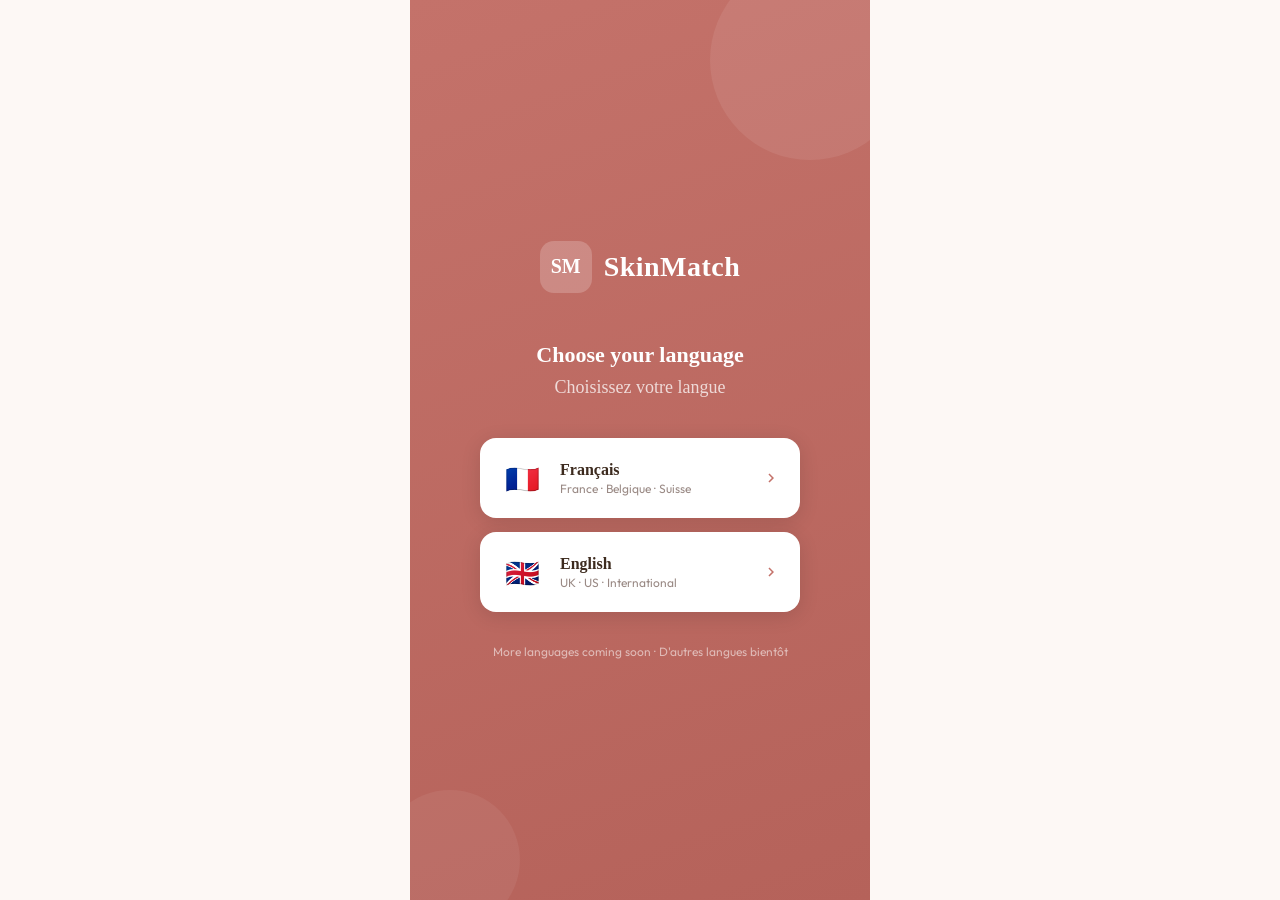
<file: index (5).html>
<!DOCTYPE html>
<html lang="fr">
<head>
<meta charset="UTF-8">
<meta name="viewport" content="width=device-width, initial-scale=1.0, maximum-scale=1.0">
<meta name="color-scheme" content="light only">
<link rel="icon" href="data:image/svg+xml,<svg xmlns='http://www.w3.org/2000/svg' viewBox='0 0 100 100'><rect width='100' height='100' rx='22' fill='%23C4726A'/><rect x='5' y='5' width='90' height='90' rx='18' fill='%23D4887F'/><text y='72' x='50' text-anchor='middle' font-size='52' font-weight='700' fill='white' font-family='Georgia,serif'>SM</text></svg>">
<link rel="apple-touch-icon" href="[data-uri]">
<meta name="supported-color-schemes" content="light">
<title>SkinMatch — Your Skin, Your Routine</title>
<link href="https://fonts.googleapis.com/css2?family=Cormorant+Garamond:wght@400;600;700&family=Outfit:wght@300;400;500;600&display=swap" rel="stylesheet">
<style>
*,*::before,*::after{box-sizing:border-box;margin:0;padding:0}
:root{
  --bg:#FDF8F5;--surf:#FFFFFF;--pri:#3D2B1F;--acc:#D4A5A0;--acc2:#B07C77;
  --mut:#B0958F;--bdr:#EDD9D4;--tag:#FAF0ED;--err:#C0392B;
  --rose:#F2C4BC;--blush:#FBE8E4;--sage:#B5C4B1;--cream:#FFF9F6;
  --serif:'Cormorant Garamond',Georgia,serif;
  --sans:'Outfit','Helvetica Neue',sans-serif;
  color-scheme: light only;
}
html{color-scheme:light only;-webkit-color-scheme:light}
body{background:var(--bg);font-family:var(--sans);color:var(--pri);min-height:100vh;color-scheme:light only;-webkit-color-scheme:light}
.app{max-width:460px;margin:0 auto;min-height:100vh;display:flex;flex-direction:column}
.hidden{display:none!important}

/* NAV */
.topbar{display:flex;align-items:center;justify-content:space-between;padding:20px 18px 0}
.logo{font-family:var(--serif);font-size:24px;font-weight:700;letter-spacing:.5px;color:#3D2B1F;display:flex;align-items:center;gap:10px}
.logo-icon{width:34px;height:34px;border-radius:9px;background:#C4726A;display:flex;align-items:center;justify-content:center;font-size:13px;font-weight:700;color:#fff;font-family:var(--serif);flex-shrink:0;box-shadow:0 2px 8px rgba(196,114,106,.35)}
.logo span{color:#C4726A}
.btn-back{background:rgba(196,114,106,.12);border:1px solid rgba(196,114,106,.25);border-radius:20px;padding:6px 12px;cursor:pointer;display:flex;align-items:center;gap:4px;color:#C4726A;font-size:12px;font-family:var(--sans);font-weight:600}

/* CONTENT */
.content{padding:18px 18px 48px;flex:1}
.step-lbl{font-size:10px;font-weight:600;color:var(--acc);text-transform:uppercase;letter-spacing:.6px;margin-bottom:5px}
h2{font-family:var(--serif);font-size:20px;font-weight:700;margin-bottom:3px}
.sub{font-size:13px;color:var(--mut);margin-bottom:18px;line-height:1.5}
.err-msg{color:var(--err);font-size:12px;margin-bottom:10px}

/* PROGRESS */
.progress{display:flex;gap:5px;margin-bottom:22px}
.pd{flex:1;height:3px;border-radius:2px;background:var(--bdr)}
.pd.on{background:var(--pri)}

/* BUTTONS */
.btn-p{width:100%;padding:14px;border-radius:50px;border:none;background:linear-gradient(135deg,#D4A5A0,#C4887F);color:#fff;font-size:13px;font-weight:600;cursor:pointer;font-family:var(--sans);margin-top:4px;letter-spacing:.3px;box-shadow:0 4px 15px rgba(212,165,160,.4)}
.btn-p:disabled{opacity:.4;cursor:not-allowed;box-shadow:none}
.btn-o{width:100%;padding:13px;border-radius:50px;border:1.5px solid var(--acc);background:transparent;color:var(--acc2);font-size:13px;font-weight:600;cursor:pointer;font-family:var(--sans);display:flex;align-items:center;justify-content:center;gap:7px}
.btn-ghost{background:none;border:none;cursor:pointer;color:var(--mut);font-size:12px;text-decoration:underline;font-family:var(--sans);display:block;margin:0 auto}
.divider{display:flex;align-items:center;gap:10px;margin:14px 0}
.divider hr{flex:1;border:none;border-top:1px solid var(--bdr)}
.divider span{font-size:11px;color:var(--mut)}

/* INPUT */
.inp-wrap{position:relative;margin-bottom:12px}
.inp-wrap input{width:100%;padding:12px 12px 12px 38px;border:1.5px solid var(--bdr);border-radius:14px;font-size:13px;color:var(--pri);background:var(--cream);outline:none;font-family:var(--sans)}
.inp-wrap input:focus{border-color:var(--acc);background:#fff}
.inp-wrap svg{position:absolute;left:11px;top:50%;transform:translateY(-50%);pointer-events:none}

/* SELECT ROW */
.sr{width:100%;padding:13px 16px;border-radius:14px;border:1.5px solid var(--bdr);background:var(--surf);cursor:pointer;display:flex;justify-content:space-between;align-items:center;margin-bottom:8px;text-align:left;font-family:var(--sans);transition:all .15s}
.sr:hover{border-color:var(--rose);background:var(--blush)}
.sr.on{border-color:var(--acc);background:var(--blush)}
.sr .rl{font-size:13px;font-weight:600;color:var(--pri)}
.sr .rs{font-size:11px;color:var(--mut);margin-top:2px}
.sr .ck{width:16px;height:16px;display:none}
.sr.on .ck{display:block}

/* CHIPS */
.chips{display:flex;flex-wrap:wrap;gap:7px;margin-bottom:18px}
.chip{padding:8px 14px;border-radius:50px;border:1.5px solid var(--bdr);background:var(--surf);cursor:pointer;font-size:12px;font-weight:500;font-family:var(--sans);transition:all .15s;color:#3D2B1F;-webkit-text-fill-color:#3D2B1F}
.chip.on{border-color:var(--acc);background:var(--blush);color:#B07C77;-webkit-text-fill-color:#B07C77}

/* WELCOME */
.hero{background:linear-gradient(160deg,#C4726A 0%,#B5625A 100%);padding:60px 28px 50px;color:#fff;position:relative;overflow:hidden}
.hero::before{content:'';position:absolute;top:-40px;right:-40px;width:200px;height:200px;border-radius:50%;background:rgba(255,255,255,.1);pointer-events:none}
.hero::after{content:'';position:absolute;bottom:-30px;left:-30px;width:140px;height:140px;border-radius:50%;background:rgba(255,255,255,.08);pointer-events:none}
.hero-ey{font-family:var(--serif);font-size:12px;letter-spacing:3px;color:rgba(255,255,255,.85);margin-bottom:18px;text-transform:uppercase}
.hero-t{font-family:var(--serif);font-size:42px;font-weight:700;color:#fff;line-height:1.15;margin-bottom:16px;text-shadow:0 1px 3px rgba(0,0,0,.1)}
.hero-d{font-size:15px;color:rgba(255,255,255,.9);line-height:1.75;font-weight:400}
.wa{padding:28px 20px 40px;display:flex;flex-direction:column;gap:10px;background:var(--surf)}
.legal{font-size:12px;color:#9A8A85;text-align:center;line-height:1.5;margin-top:6px}

/* PRODUCT CARD */
.pc{position:relative;background:var(--surf);border-radius:18px;border:1px solid var(--bdr);margin-bottom:14px;overflow:hidden;box-shadow:0 2px 12px rgba(212,165,160,.1)}
.ph{display:flex;gap:12px;padding:14px 14px 0}
.piw{width:88px;height:88px;border-radius:10px;background:var(--tag);overflow:hidden;flex-shrink:0;display:flex;align-items:center;justify-content:center;position:relative}
.piw img{width:100%;height:100%;object-fit:contain;display:block}
.pif{width:100%;height:100%;display:flex;flex-direction:column;align-items:center;justify-content:center;gap:3px;position:absolute;top:0;left:0}
.pif .bi{font-family:var(--serif);font-size:20px;font-weight:700;color:var(--acc)}
.pif .bn{font-size:7px;color:var(--mut);text-align:center;padding:0 4px;line-height:1.2}
.pi{flex:1;min-width:0;padding-right:58px}
.pe{font-size:9px;font-weight:700;color:var(--acc);text-transform:uppercase;letter-spacing:.6px;margin-bottom:2px}
.pn{font-family:var(--serif);font-size:16px;font-weight:700;line-height:1.2;margin-bottom:2px}
.pm{font-size:11px;color:var(--mut);margin-bottom:5px}
.pp{font-family:var(--serif);font-size:20px;font-weight:800;color:#C4726A;flex-shrink:0}
.badges{display:flex;flex-wrap:wrap;gap:4px}
.yb{display:inline-flex;align-items:center;gap:4px;border-radius:5px;padding:2px 7px;font-size:10px;font-weight:700}
.ye{background:#E8F5E9;color:#2E7D32}
.yg{background:#FFF3E0;color:#E65100}
.ym{background:#FFEBEE;color:#C62828}
.cb{display:inline-flex;align-items:center;gap:4px;background:var(--blush);border-radius:20px;padding:2px 9px;font-size:10px;font-weight:700;color:var(--acc2)}
.pb{padding:10px 14px 14px}
.pu{font-size:12px;color:var(--pri);margin-bottom:8px;line-height:1.5;font-style:italic;border-left:2px solid var(--acc);padding-left:10px}
.tags{display:flex;gap:5px;flex-wrap:wrap;margin-bottom:10px}
.tag{background:var(--blush);color:var(--acc2);border-radius:20px;padding:2px 10px;font-size:10px;font-weight:600}
.btns{display:flex;gap:8px}
.btn-fiche{flex:1;display:flex;align-items:center;gap:5px;background:var(--tag);border:1px solid var(--bdr);border-radius:7px;padding:7px 10px;cursor:pointer;font-family:var(--sans)}
.btn-fiche span{font-size:11px;font-weight:600;color:var(--mut);flex:1;text-align:left}
.btn-buy{flex:1;display:flex;align-items:center;justify-content:center;gap:5px;background:linear-gradient(135deg,#D4A5A0,#C4887F);border-radius:50px;padding:7px 10px;text-decoration:none;box-shadow:0 3px 10px rgba(212,165,160,.35)}
.btn-buy span{font-size:11px;font-weight:600;color:#fff}

/* ROUTINE ORDER */
.ro{background:var(--cream);border-radius:18px;border:1px solid var(--bdr);padding:16px;margin-bottom:16px}
.ro-tabs{display:flex;gap:8px;margin-bottom:14px}
.ro-tab{flex:1;padding:9px;border-radius:50px;border:1.5px solid var(--bdr);background:var(--surf);cursor:pointer;font-size:12px;font-weight:600;color:var(--mut);font-family:var(--sans)}
.ro-tab.on{border-color:var(--acc);background:var(--blush);color:var(--acc2)}
.ro-step{display:flex;align-items:center;gap:10px;margin-bottom:10px}
.ro-num{width:24px;height:24px;border-radius:50%;background:var(--rose);color:var(--acc2);display:flex;align-items:center;justify-content:center;font-size:11px;font-weight:700;flex-shrink:0}
.ro-info{flex:1}
.ro-name{font-size:12px;font-weight:600;color:var(--pri)}
.ro-sub{font-size:10px;color:var(--mut)}

/* CONSEIL */
.conseil{background:var(--blush);border-radius:18px;border:1px solid var(--rose);padding:18px;margin-bottom:16px}
.conseil-lbl{font-size:10px;font-weight:700;color:var(--acc2);text-transform:uppercase;letter-spacing:.5px;margin-bottom:6px}
.conseil-txt{font-size:12px;line-height:1.6}

/* SHARE CARD */
.share-card{background:linear-gradient(135deg,#C4887F,#D4A5A0);border-radius:20px;padding:20px;color:#fff;margin-bottom:16px}
.sc-head{display:flex;justify-content:space-between;align-items:flex-start;margin-bottom:14px}
.sc-title{font-family:var(--serif);font-size:20px;font-weight:700;color:#fff}
.sc-ey{font-family:var(--serif);font-size:11px;letter-spacing:2px;color:rgba(255,255,255,.8);text-transform:uppercase;margin-bottom:4px}
.sc-budget{text-align:right}
.sc-budget-lbl{font-size:10px;color:rgba(255,255,255,.7)}
.sc-budget-val{font-family:var(--serif);font-size:18px;font-weight:700;color:#fff}
.sc-item{display:flex;justify-content:space-between;align-items:center;background:rgba(255,255,255,.08);border-radius:8px;padding:8px 12px;margin-bottom:8px}
.sc-item-name{font-size:12px;font-weight:600;color:#fff}
.sc-item-brand{font-size:10px;color:rgba(255,255,255,.5)}
.sc-item-etape{font-size:9px;color:var(--acc);text-transform:uppercase;letter-spacing:.5px;margin-bottom:2px}
.sc-item-prix{font-family:var(--serif);font-size:13px;font-weight:700;color:var(--acc)}
.sc-footer{font-size:10px;color:rgba(255,255,255,.4);text-align:center;margin-top:12px}

/* ALLERGY WARNING */
.aw{background:#FFF0F0;border-radius:14px;border:1px solid #F5C0C0;padding:14px;margin-bottom:16px;display:flex;gap:8px}
.aw-t{font-size:11px;font-weight:700;color:var(--acc);margin-bottom:3px}
.aw-txt{font-size:11px;color:var(--mut);line-height:1.5}

/* SUIVI */
.suivi{background:var(--blush);border-radius:18px;border:1px solid var(--rose);padding:16px;margin-bottom:16px}
.suivi-t{font-size:11px;font-weight:700;color:var(--pri);margin-bottom:6px}
.suivi-txt{font-size:12px;color:var(--mut);line-height:1.5;margin-bottom:10px}

/* MODAL */
.modal-overlay{position:fixed;inset:0;background:rgba(0,0,0,.55);z-index:1000;display:flex;align-items:flex-end;justify-content:center}
.modal{background:var(--cream);border-radius:24px 24px 0 0;padding:24px 20px 44px;width:100%;max-width:460px;max-height:85vh;overflow-y:auto}
.modal-head{display:flex;justify-content:space-between;align-items:flex-start;margin-bottom:14px}
.modal-brand{font-size:10px;font-weight:600;color:var(--acc);text-transform:uppercase;letter-spacing:.8px;margin-bottom:3px}
.modal-nom{font-family:var(--serif);font-size:20px;font-weight:700}
.modal-close{background:var(--blush);border:none;border-radius:50%;width:30px;height:30px;cursor:pointer;font-size:16px;display:flex;align-items:center;justify-content:center;color:var(--acc2)}
.modal-badges{display:flex;gap:6px;flex-wrap:wrap;margin-bottom:16px}
.bdg{border-radius:20px;padding:3px 9px;font-size:10px;font-weight:600}
.bdg-clean{background:#E8F5E9;color:#2E7D32}
.bdg-vegan{background:#E3F2FD;color:#1565C0}
.bdg-tex{background:var(--tag);color:var(--mut)}
.modal-img{width:100%;height:160px;border-radius:10px;background:var(--tag);overflow:hidden;display:flex;align-items:center;justify-content:center;margin-bottom:16px;position:relative}
.modal-img img{max-width:100%;max-height:100%;object-fit:contain}
.modal-img .pif{position:static;width:auto;height:auto}
.ms{margin-bottom:14px}
.ms-lbl{font-size:10px;font-weight:700;color:var(--mut);text-transform:uppercase;letter-spacing:.5px;margin-bottom:5px}
.ms-txt{font-size:12px;line-height:1.6}
.ak-list{display:flex;gap:5px;flex-wrap:wrap}
.ak{background:#FDF0E6;color:var(--acc2);border-radius:20px;padding:3px 10px;font-size:11px;font-weight:600}
.inci{background:var(--bg);border-radius:8px;padding:12px;font-size:11px;color:var(--mut);line-height:1.7}
.prix-box{margin-top:16px;padding:12px;background:#FDF8F2;border-radius:8px;border-left:3px solid var(--acc);margin-bottom:14px}
.prix-lbl{font-size:10px;font-weight:600;color:var(--acc);text-transform:uppercase;margin-bottom:3px}
.prix-val{font-family:var(--serif);font-size:20px;font-weight:700}
.modal-buy{display:block;width:100%;padding:13px;border-radius:50px;background:linear-gradient(135deg,#D4A5A0,#C4887F);color:#fff;font-size:13px;font-weight:600;text-align:center;text-decoration:none;font-family:var(--sans);margin-bottom:6px;box-shadow:0 4px 15px rgba(212,165,160,.4)}
.modal-buy-note{font-size:10px;color:var(--mut);text-align:center;line-height:1.4}

/* RESULT HEADER */
.rh{margin:20px 0 16px}
.rey{font-size:10px;color:var(--acc);font-weight:600;text-transform:uppercase;letter-spacing:.8px;margin-bottom:6px}
.rt{font-family:var(--serif);font-size:24px;font-weight:700;margin-bottom:4px}
.rsub{font-size:12px;color:var(--mut)}

/* INTRO */
.intro{background:var(--blush);border-radius:18px;border:1px solid var(--rose);padding:18px;margin-bottom:16px}
.intro-txt{font-size:13px;line-height:1.7;font-style:italic}
.section-lbl{font-size:11px;font-weight:700;color:var(--pri);text-transform:uppercase;letter-spacing:.5px;margin-bottom:12px}

/* SHARE BTN */
.share-btn{width:100%;padding:11px 14px;border-radius:50px;border:1.5px solid var(--rose);background:var(--blush);cursor:pointer;display:flex;align-items:center;justify-content:center;gap:7px;font-family:var(--sans);font-size:12px;font-weight:600;color:var(--acc2);margin-bottom:16px}
</style>
</head>
<body>
<div class="app" id="app">

<!-- ══ LANG ══ -->
<div id="sc-lang">
  <div style="min-height:100vh;display:flex;flex-direction:column;align-items:center;justify-content:center;padding:40px 28px;background:linear-gradient(160deg,#C4726A 0%,#B5625A 100%);position:relative;overflow:hidden">
    <div style="position:absolute;top:-40px;right:-40px;width:200px;height:200px;border-radius:50%;background:rgba(255,255,255,.08)"></div>
    <div style="position:absolute;bottom:-30px;left:-30px;width:140px;height:140px;border-radius:50%;background:rgba(255,255,255,.06)"></div>
    <!-- Logo -->
    <div style="display:flex;align-items:center;gap:12px;margin-bottom:48px">
      <div style="width:52px;height:52px;border-radius:14px;background:rgba(255,255,255,.2);display:flex;align-items:center;justify-content:center;font-size:20px;font-weight:700;color:#fff;font-family:Georgia,serif">SM</div>
      <div style="font-family:Georgia,serif;font-size:28px;font-weight:700;color:#fff;letter-spacing:.5px">SkinMatch</div>
    </div>
    <!-- Titre -->
    <div style="font-family:Georgia,serif;font-size:22px;font-weight:700;color:#fff;text-align:center;margin-bottom:8px;line-height:1.3">Choose your language</div>
    <div style="font-family:Georgia,serif;font-size:18px;color:rgba(255,255,255,.75);text-align:center;margin-bottom:40px">Choisissez votre langue</div>
    <!-- Boutons langue -->
    <div style="display:flex;flex-direction:column;gap:14px;width:100%;max-width:320px">
      <button onclick="setLang('fr')" style="width:100%;padding:18px 20px;border-radius:16px;border:none;background:#fff;cursor:pointer;display:flex;align-items:center;gap:16px;font-family:inherit;box-shadow:0 4px 20px rgba(0,0,0,.12);transition:transform .15s" onmouseover="this.style.transform='scale(1.02)'" onmouseout="this.style.transform='scale(1)'">
        <div style="width:44px;height:44px;border-radius:10px;overflow:hidden;flex-shrink:0;display:flex;align-items:center;justify-content:center;font-size:28px">🇫🇷</div>
        <div style="text-align:left">
          <div style="font-size:16px;font-weight:700;color:#3D2B1F;font-family:Georgia,serif">Français</div>
          <div style="font-size:12px;color:#9A8A85;margin-top:2px">France · Belgique · Suisse</div>
        </div>
        <svg style="margin-left:auto;flex-shrink:0" width="18" height="18" viewBox="0 0 24 24" fill="#C4726A"><path d="M8.59 16.59L13.17 12 8.59 7.41 10 6l6 6-6 6z"/></svg>
      </button>
      <button onclick="setLang('en')" style="width:100%;padding:18px 20px;border-radius:16px;border:none;background:#fff;cursor:pointer;display:flex;align-items:center;gap:16px;font-family:inherit;box-shadow:0 4px 20px rgba(0,0,0,.12);transition:transform .15s" onmouseover="this.style.transform='scale(1.02)'" onmouseout="this.style.transform='scale(1)'">
        <div style="width:44px;height:44px;border-radius:10px;overflow:hidden;flex-shrink:0;display:flex;align-items:center;justify-content:center;font-size:28px">🇬🇧</div>
        <div style="text-align:left">
          <div style="font-size:16px;font-weight:700;color:#3D2B1F;font-family:Georgia,serif">English</div>
          <div style="font-size:12px;color:#9A8A85;margin-top:2px">UK · US · International</div>
        </div>
        <svg style="margin-left:auto;flex-shrink:0" width="18" height="18" viewBox="0 0 24 24" fill="#C4726A"><path d="M8.59 16.59L13.17 12 8.59 7.41 10 6l6 6-6 6z"/></svg>
      </button>
    </div>
    <!-- Plus de langues bientôt -->
    <div style="margin-top:32px;font-size:12px;color:rgba(255,255,255,.55);text-align:center">More languages coming soon · D'autres langues bientôt</div>
  </div>
</div>


<!-- ══ WELCOME ══ -->
<div id="sc-welcome" class="hidden">

  <!-- HERO IMPACT -->
  <div style="min-height:100vh;display:flex;flex-direction:column;background:#FDF8F5;position:relative;overflow:hidden">

    <!-- Fond décoratif -->
    <div style="position:absolute;top:-80px;right:-80px;width:280px;height:280px;border-radius:50%;background:linear-gradient(135deg,#F2C4BC,#E8A09A);opacity:.35;pointer-events:none"></div>
    <div style="position:absolute;bottom:-60px;left:-60px;width:200px;height:200px;border-radius:50%;background:linear-gradient(135deg,#D4A5A0,#C4887F);opacity:.2;pointer-events:none"></div>

    <!-- Logo en haut -->
    <div style="padding:28px 24px 0;display:flex;align-items:center;gap:10px">
      <div style="width:36px;height:36px;border-radius:9px;background:#C4726A;display:flex;align-items:center;justify-content:center;font-size:13px;font-weight:700;color:#fff;font-family:Georgia,serif;box-shadow:0 2px 8px rgba(196,114,106,.35)">SM</div>
      <div style="font-family:Georgia,serif;font-size:20px;font-weight:700;color:#3D2B1F;letter-spacing:.5px">Skin<span style="color:#C4726A">Match</span></div>
    </div>

    <!-- Contenu principal centré -->
    <div style="flex:1;display:flex;flex-direction:column;align-items:center;justify-content:center;padding:40px 28px;text-align:center">

      <!-- Icône centrale animée -->
      <div style="width:100px;height:100px;border-radius:30px;background:linear-gradient(135deg,#C4726A,#A85A52);display:flex;align-items:center;justify-content:center;margin-bottom:32px;box-shadow:0 12px 40px rgba(196,114,106,.35)">
        <span style="font-size:48px">✨</span>
      </div>

      <!-- Accroche principale -->
      <div style="font-size:11px;font-weight:700;color:#C4726A;text-transform:uppercase;letter-spacing:3px;margin-bottom:16px" id="welcome-badge">Skincare Intelligence</div>

      <h1 style="font-family:Georgia,serif;font-size:34px;font-weight:700;color:#3D2B1F;line-height:1.2;margin-bottom:16px" id="welcome-headline">Analyse ta peau<br>en 60 secondes</h1>

      <p style="font-size:15px;color:#8B6F5E;line-height:1.7;margin-bottom:40px;max-width:300px" id="welcome-tagline">Découvre ta routine parfaite, personnalisée selon ton type de peau, ton âge et ton budget.</p>

      <!-- Bouton principal CTA -->
      <button onclick="ST.user={name:'',email:''};go('q1')" style="width:100%;max-width:320px;padding:18px 24px;border-radius:50px;border:none;background:linear-gradient(135deg,#C4726A,#A85A52);color:#fff;font-size:16px;font-weight:700;cursor:pointer;font-family:'Outfit',sans-serif;box-shadow:0 8px 30px rgba(196,114,106,.45);margin-bottom:14px;display:flex;align-items:center;justify-content:center;gap:10px" id="btn-start">
        <span id="btn-start-text">Commencer mon diagnostic</span>
        <span style="font-size:18px">→</span>
      </button>

      <!-- Bouton scan IA -->
      <button onclick="go('scan')" style="width:100%;max-width:320px;padding:14px 20px;border-radius:50px;border:2px solid #C4726A;background:transparent;color:#C4726A;font-size:14px;font-weight:600;cursor:pointer;font-family:'Outfit',sans-serif;display:flex;align-items:center;justify-content:center;gap:8px;margin-bottom:28px" id="btn-scan">
        <span style="font-size:16px">📸</span>
        <span id="btn-scan-text">Scanner ma peau avec l'IA</span>
        <span style="font-size:9px;background:#C4726A;color:#fff;border-radius:20px;padding:2px 7px;font-weight:700">NEW</span>
      </button>

      <!-- Stats sociales -->
      <div style="display:flex;gap:24px;margin-bottom:32px">
        <div style="text-align:center">
          <div style="font-family:Georgia,serif;font-size:20px;font-weight:700;color:#3D2B1F">160+</div>
          <div style="font-size:10px;color:#B0958F;margin-top:2px" id="stat1-label">produits référencés</div>
        </div>
        <div style="width:1px;background:#EDD9D4"></div>
        <div style="text-align:center">
          <div style="font-family:Georgia,serif;font-size:20px;font-weight:700;color:#3D2B1F">60s</div>
          <div style="font-size:10px;color:#B0958F;margin-top:2px" id="stat2-label">pour ta routine</div>
        </div>
        <div style="width:1px;background:#EDD9D4"></div>
        <div style="text-align:center">
          <div style="font-family:Georgia,serif;font-size:20px;font-weight:700;color:#3D2B1F">100%</div>
          <div style="font-size:10px;color:#B0958F;margin-top:2px" id="stat3-label">personnalisé</div>
        </div>
      </div>

      <!-- Lien connexion discret -->
      <div style="display:flex;align-items:center;gap:8px">
        <button onclick="go('login')" style="padding:10px 20px;border-radius:50px;border:1.5px solid #C4726A;background:transparent;color:#C4726A;font-size:13px;font-weight:600;cursor:pointer;font-family:'Outfit',sans-serif" id="btn-log">Se connecter</button>
        <button onclick="go('register')" style="padding:10px 20px;border-radius:50px;border:none;background:#C4726A;color:#fff;font-size:13px;font-weight:600;cursor:pointer;font-family:'Outfit',sans-serif" id="btn-reg">Créer un compte</button>
      </div>

      <p style="font-size:10px;color:#C8B4AE;margin-top:16px;line-height:1.5" id="btn-legal">En continuant, vous acceptez nos conditions d'utilisation.</p>
    </div>
  </div>
</div>

<!-- ══ SCAN DE PEAU ══ -->
<div id="sc-scan" class="hidden">
  <div class="topbar">
    <button class="btn-back" onclick="go('welcome')">← Retour</button>
    <div class="logo"><div class="logo-icon">SM</div>Skin<span>Match</span></div>
  </div>
  <div class="content">
    <div style="margin:16px 0 20px">
      <div class="step-lbl" id="scan-eyebrow">Analyse IA · Bêta</div>
      <h2 id="scan-title" style="margin-bottom:6px">Scan de votre peau</h2>
      <p class="sub" id="scan-sub">Prenez une photo de votre visage ou importez-en une. Notre IA analyse votre peau en quelques secondes.</p>
    </div>

    <!-- Zone upload photo -->
    <div id="scan-upload-zone" style="border:2px dashed var(--rose);border-radius:20px;padding:32px 20px;text-align:center;cursor:pointer;background:var(--blush);margin-bottom:16px;transition:all .2s" onclick="document.getElementById('scan-file-input').click()" ondragover="event.preventDefault();this.style.borderColor='#C4726A'" ondrop="handleScanDrop(event)">
      <div style="font-size:40px;margin-bottom:12px">📸</div>
      <div id="scan-upload-text" style="font-size:14px;font-weight:600;color:var(--acc2);margin-bottom:4px">Appuyez pour prendre ou importer une photo</div>
      <div style="font-size:12px;color:var(--mut)">JPG, PNG · Visage bien éclairé, sans maquillage de préférence</div>
      <input type="file" id="scan-file-input" accept="image/*" capture="user" style="display:none" onchange="handleScanFile(this)">
    </div>

    <!-- Aperçu photo -->
    <div id="scan-preview" style="display:none;margin-bottom:16px;position:relative">
      <img id="scan-img" style="width:100%;border-radius:16px;max-height:280px;object-fit:cover" alt="Photo peau">
      <button onclick="resetScan()" style="position:absolute;top:10px;right:10px;background:rgba(0,0,0,.5);border:none;border-radius:50%;width:30px;height:30px;color:#fff;font-size:16px;cursor:pointer;display:flex;align-items:center;justify-content:center">×</button>
    </div>

    <!-- Bouton analyser -->
    <button id="scan-btn" class="btn-p" disabled onclick="analyzeSkin()" style="margin-bottom:12px" id="scan-btn">
      <span id="scan-btn-text">Analyser ma peau</span>
    </button>

    <!-- Résultat analyse -->
    <div id="scan-result" style="display:none">
      <!-- Loading -->
      <div id="scan-loading" style="text-align:center;padding:24px;display:none">
        <div style="width:44px;height:44px;border:3px solid var(--rose);border-top-color:#C4726A;border-radius:50%;animation:spin 1s linear infinite;margin:0 auto 14px"></div>
        <div style="font-size:13px;color:var(--mut)" id="scan-loading-text">Analyse en cours...</div>
      </div>
      <!-- Résultats -->
      <div id="scan-analysis" style="display:none">
        <div style="background:var(--blush);border-radius:18px;border:1px solid var(--rose);padding:18px;margin-bottom:14px">
          <div style="font-size:10px;font-weight:700;color:var(--acc2);text-transform:uppercase;letter-spacing:.5px;margin-bottom:10px">✨ Résultat de l'analyse</div>
          <div style="display:flex;align-items:center;gap:10px;margin-bottom:10px">
            <div id="scan-type-icon" style="font-size:28px"></div>
            <div>
              <div id="scan-type-label" style="font-family:var(--serif);font-size:20px;font-weight:700"></div>
              <div id="scan-confidence" style="font-size:12px;color:var(--acc2);font-weight:600"></div>
            </div>
          </div>
          <div id="scan-description" style="font-size:13px;color:var(--pri);line-height:1.6;margin-bottom:12px"></div>
          <!-- Problèmes détectés -->
          <div id="scan-concerns-wrap" style="display:none">
            <div style="font-size:10px;font-weight:700;color:var(--mut);text-transform:uppercase;letter-spacing:.5px;margin-bottom:8px">Problèmes détectés</div>
            <div id="scan-concerns-list" style="display:flex;flex-wrap:wrap;gap:6px"></div>
          </div>
        </div>
        <!-- Message conseil -->
        <div id="scan-advice" style="background:#fff;border-radius:14px;border:1px solid var(--bdr);border-left:3px solid var(--acc);padding:14px;margin-bottom:16px;font-size:12px;line-height:1.6;color:var(--pri)"></div>
        <!-- Actions -->
        <button class="btn-p" onclick="applyScanResult()" style="margin-bottom:8px">
          <span id="scan-apply-btn">Utiliser ces résultats pour ma routine</span>
        </button>
        <button class="btn-o" onclick="resetScan()" style="font-size:12px">
          <span id="scan-retry-btn">Reprendre une photo</span>
        </button>
      </div>
    </div>

    <div style="margin-top:16px;padding:12px;background:#fff;border-radius:12px;border:1px solid var(--bdr)">
      <div style="font-size:11px;color:var(--mut);line-height:1.5;text-align:center">
        🔒 <strong>Votre photo n'est pas stockée.</strong> Elle est analysée localement et supprimée immédiatement après l'analyse.
      </div>
    </div>
  </div>
</div>

<!-- ══ REGISTER ══ -->
<div id="sc-register" class="hidden">
  <div class="topbar"><button class="btn-back" onclick="go('welcome')">← Retour</button><div class="logo"><div class="logo-icon">SM</div>Skin<span>Match</span></div><button onclick="go('lang')" style="background:rgba(196,114,106,.12);border:1px solid rgba(196,114,106,.25);border-radius:20px;padding:4px 10px;font-size:11px;font-weight:600;color:#C4726A;cursor:pointer;font-family:'Outfit',sans-serif">🌐 Lang</button></div>
  <div class="content">
    <div style="margin:22px 0">
      <h2>Créer votre compte</h2>
      <p class="sub">Enregistrez votre profil pour accéder à vos recommandations.</p>
    </div>
    <div class="inp-wrap"><svg width="15" height="15" viewBox="0 0 24 24" fill="#9A8B7C"><path d="M12 12c2.7 0 4.8-2.1 4.8-4.8S14.7 2.4 12 2.4 7.2 4.5 7.2 7.2 9.3 12 12 12zm0 2.4c-3.2 0-9.6 1.6-9.6 4.8v2.4h19.2v-2.4c0-3.2-6.4-4.8-9.6-4.8z"/></svg><input id="inp-name" type="text" placeholder="Prénom"></div>
    <div class="inp-wrap"><svg width="15" height="15" viewBox="0 0 24 24" fill="#9A8B7C"><path d="M20 4H4c-1.1 0-2 .9-2 2v12c0 1.1.9 2 2 2h16c1.1 0 2-.9 2-2V6c0-1.1-.9-2-2-2zm0 4l-8 5-8-5V6l8 5 8-5v2z"/></svg><input id="inp-email-r" type="email" placeholder="Adresse email"></div>
    <div class="inp-wrap"><svg width="15" height="15" viewBox="0 0 24 24" fill="#9A8B7C"><path d="M18 8h-1V6c0-2.76-2.24-5-5-5S7 3.24 7 6v2H6c-1.1 0-2 .9-2 2v10c0 1.1.9 2 2 2h12c1.1 0 2-.9 2-2V10c0-1.1-.9-2-2-2zm-6 9c-1.1 0-2-.9-2-2s.9-2 2-2 2 .9 2 2-.9 2-2 2zm3.1-9H8.9V6c0-1.71 1.39-3.1 3.1-3.1 1.71 0 3.1 1.39 3.1 3.1v2z"/></svg><input id="inp-pw-r" type="password" placeholder="Mot de passe (6 min.)"></div>
    <div id="err-r" class="err-msg hidden"></div>
    <button class="btn-p" onclick="doRegister()">Continuer</button>
    <div class="divider"><hr><span>ou</span><hr></div>
    <button class="btn-o" onclick="go('login')">J'ai déjà un compte</button>
  </div>
</div>

<!-- ══ LOGIN ══ -->
<div id="sc-login" class="hidden">
  <div class="topbar"><button class="btn-back" onclick="go('welcome')">← Retour</button><div class="logo"><div class="logo-icon">SM</div>Skin<span>Match</span></div><button onclick="go('lang')" style="background:rgba(196,114,106,.12);border:1px solid rgba(196,114,106,.25);border-radius:20px;padding:4px 10px;font-size:11px;font-weight:600;color:#C4726A;cursor:pointer;font-family:'Outfit',sans-serif">🌐 Lang</button></div>
  <div class="content">
    <div style="margin:22px 0"><h2>Bon retour</h2><p class="sub">Connectez-vous pour accéder à votre profil.</p></div>
    <div class="inp-wrap"><svg width="15" height="15" viewBox="0 0 24 24" fill="#9A8B7C"><path d="M20 4H4c-1.1 0-2 .9-2 2v12c0 1.1.9 2 2 2h16c1.1 0 2-.9 2-2V6c0-1.1-.9-2-2-2zm0 4l-8 5-8-5V6l8 5 8-5v2z"/></svg><input id="inp-email-l" type="email" placeholder="Adresse email"></div>
    <div class="inp-wrap"><svg width="15" height="15" viewBox="0 0 24 24" fill="#9A8B7C"><path d="M18 8h-1V6c0-2.76-2.24-5-5-5S7 3.24 7 6v2H6c-1.1 0-2 .9-2 2v10c0 1.1.9 2 2 2h12c1.1 0 2-.9 2-2V10c0-1.1-.9-2-2-2zm-6 9c-1.1 0-2-.9-2-2s.9-2 2-2 2 .9 2 2-.9 2-2 2zm3.1-9H8.9V6c0-1.71 1.39-3.1 3.1-3.1 1.71 0 3.1 1.39 3.1 3.1v2z"/></svg><input id="inp-pw-l" type="password" placeholder="Mot de passe"></div>
    <div id="err-l" class="err-msg hidden"></div>
    <button class="btn-p" onclick="doLogin()">Se connecter</button>
    <div class="divider"><hr><span>ou</span><hr></div>
    <button class="btn-o" onclick="go('register')">Créer un compte</button>
  </div>
</div>

<!-- ══ Q1 : TYPE DE PEAU ══ -->
<div id="sc-q1" class="hidden">
  <div class="topbar"><button class="btn-back" onclick="go('welcome')">← Retour</button><div class="logo"><div class="logo-icon">SM</div>Skin<span>Match</span></div><button onclick="go('lang')" style="background:rgba(196,114,106,.12);border:1px solid rgba(196,114,106,.25);border-radius:20px;padding:4px 10px;font-size:11px;font-weight:600;color:#C4726A;cursor:pointer;font-family:'Outfit',sans-serif">🌐 Lang</button></div>
  <div class="content">
    <div class="progress"><div class="pd on"></div><div class="pd"></div><div class="pd"></div><div class="pd"></div><div class="pd"></div></div>
    <div class="step-lbl" id="step-lbl-1">Étape 1 / 5</div>
    <h2 id="q1-title">Type de peau</h2><p class="sub" id="q1-sub">Choisissez celui qui vous correspond le mieux.</p>
    <div id="q1-opts"></div>
    <button class="btn-p" id="q1-next" disabled onclick="go('q2')" style="margin-top:14px">Continuer</button>
  </div>
</div>

<!-- ══ DIAGNOSTIC TYPE DE PEAU ══ -->
<div id="sc-diag" class="hidden">
  <div class="topbar"><button class="btn-back" onclick="go('q1')">← Retour</button><div class="logo"><div class="logo-icon">SM</div>Skin<span>Match</span></div></div>
  <div class="content">
    <div class="progress"><div class="pd on"></div><div class="pd"></div><div class="pd"></div><div class="pd"></div><div class="pd"></div></div>
    <div class="step-lbl" id="diag-step-lbl">Question 1 / 5</div>
    <h2 id="diag-question" style="margin-bottom:10px;line-height:1.3"></h2>
    <p class="sub" id="diag-sub"></p>
    <div id="diag-opts"></div>
    <div id="diag-result" class="hidden" style="margin-top:16px;padding:20px;background:var(--blush);border-radius:16px;border:1px solid var(--rose)">
      <div id="diag-result-eyebrow" style="font-size:11px;font-weight:700;color:var(--acc2);text-transform:uppercase;letter-spacing:.5px;margin-bottom:8px">✨ Votre type de peau</div>
      <div id="diag-result-type" style="font-family:var(--serif);font-size:24px;font-weight:700;margin-bottom:6px"></div>
      <div id="diag-result-desc" style="font-size:13px;color:var(--mut);line-height:1.6;margin-bottom:16px"></div>
      <button class="btn-p" onclick="confirmDiagResult()" style="margin-top:0">Confirmer mon type de peau</button>
      <button onclick="restartDiag()" style="width:100%;padding:10px;border:none;background:none;color:var(--mut);font-size:12px;cursor:pointer;margin-top:8px;font-family:var(--sans);text-decoration:underline">Refaire le diagnostic</button>
    </div>
  </div>
</div>

<!-- ══ Q2 : ÂGE ══ -->
<div id="sc-q2" class="hidden">
  <div class="topbar"><button class="btn-back" onclick="go('q1')">← Retour</button><div class="logo"><div class="logo-icon">SM</div>Skin<span>Match</span></div></div>
  <div class="content">
    <div class="progress"><div class="pd on"></div><div class="pd on"></div><div class="pd"></div><div class="pd"></div><div class="pd"></div></div>
    <div class="step-lbl" id="step-lbl-2">Étape 2 / 5</div>
    <h2 id="q2-title">Votre tranche d'âge</h2><p class="sub" id="q2-sub">Les besoins de votre peau évoluent avec l'âge.</p>
    <div id="q2-opts"></div>
    <button class="btn-p" id="q2-next" disabled onclick="go('q3')" style="margin-top:10px">Continuer</button>
  </div>
</div>

<!-- ══ Q3 : PROBLÈMES + ALLERGIES ══ -->
<div id="sc-q3" class="hidden">
  <div class="topbar"><button class="btn-back" onclick="go('q2')">← Retour</button><div class="logo"><div class="logo-icon">SM</div>Skin<span>Match</span></div></div>
  <div class="content">
    <div class="progress"><div class="pd on"></div><div class="pd on"></div><div class="pd on"></div><div class="pd"></div><div class="pd"></div></div>
    <div class="step-lbl" id="step-lbl-3">Étape 3 / 5</div>
    <h2 id="q3-title">Vos problèmes de peau</h2><p class="sub" id="q3-sub">Sélectionnez tout ce qui vous concerne.</p>
    <div id="q3-concerns" class="chips"></div>
    <div class="step-lbl" style="margin-bottom:10px">Allergies / Ingrédients à éviter</div>
    <div id="q3-allergies" class="chips"></div>
    <button class="btn-p" id="q3-next" disabled onclick="go('q4')">Continuer</button>
  </div>
</div>

<!-- ══ Q4 : BUDGET ══ -->
<div id="sc-q4" class="hidden">
  <div class="topbar"><button class="btn-back" onclick="go('q3')">← Retour</button><div class="logo"><div class="logo-icon">SM</div>Skin<span>Match</span></div></div>
  <div class="content">
    <div class="progress"><div class="pd on"></div><div class="pd on"></div><div class="pd on"></div><div class="pd on"></div><div class="pd"></div></div>
    <div class="step-lbl" id="step-lbl-4">Étape 4 / 5</div>
    <h2 id="q4-title">Votre budget</h2><p class="sub" id="q4-sub">Par produit, en moyenne.</p>
    <div id="q4-opts"></div>
    <button class="btn-p" id="q4-next" disabled onclick="go('q5')" style="margin-top:10px">Continuer</button>
  </div>
</div>

<!-- ══ Q5 : ROUTINE ══ -->
<div id="sc-q5" class="hidden">
  <div class="topbar"><button class="btn-back" onclick="go('q4')">← Retour</button><div class="logo"><div class="logo-icon">SM</div>Skin<span>Match</span></div></div>
  <div class="content">
    <div class="progress"><div class="pd on"></div><div class="pd on"></div><div class="pd on"></div><div class="pd on"></div><div class="pd on"></div></div>
    <div class="step-lbl" id="step-lbl-5">Étape 5 / 5</div>
    <h2 id="q5-title">Type de routine</h2><p class="sub" id="q5-sub">Selon le temps que vous souhaitez y consacrer.</p>
    <div id="q5-opts"></div>
    <button class="btn-p" id="q5-next" disabled onclick="doGenerate()" style="margin-top:10px">Générer ma routine</button>
  </div>
</div>

<!-- ══ RESULT ══ -->
<div id="sc-result" class="hidden">
  <div class="topbar"><button class="btn-back" onclick="go('q5')">← Retour</button><div class="logo"><div class="logo-icon">SM</div>Skin<span>Match</span></div></div>
  <div class="content" id="result-content"></div>
</div>

<!-- ══ MODAL ══ -->
<div id="modal-overlay" class="modal-overlay hidden" onclick="closeModal()">
  <div class="modal" onclick="event.stopPropagation()" id="modal-content"></div>
</div>

<!-- ══ COMPARE ══ -->
<div id="sc-compare" class="hidden">
  <div class="topbar">
    <button class="btn-back" onclick="go('result')">← Retour</button>
    <div class="logo"><div class="logo-icon">SM</div>Skin<span>Match</span></div>
  </div>
  <div class="content">
    <div style="margin:8px 0 12px">
      <div class="step-lbl">Mode comparaison</div>
      <h2 style="margin-bottom:4px">Comparer 2 produits</h2>
      <p class="sub" id="compare-sub">Touchez 2 produits pour les comparer.</p>
    </div>
    <!-- Barre de recherche -->
    <div style="position:relative;margin-bottom:12px">
      <input id="compare-search" placeholder="🔍 Rechercher un produit..." oninput="filterCompareCards()" style="width:100%;padding:11px 16px;border:1.5px solid var(--bdr);border-radius:50px;font-size:13px;font-family:var(--sans);outline:none;box-sizing:border-box;background:var(--surf)">
    </div>
    <!-- Grille de cartes -->
    <div id="compare-cards" style="display:grid;grid-template-columns:1fr 1fr;gap:10px;margin-bottom:16px"></div>
    <!-- Résultat -->
    <div id="compare-result"></div>
  </div>
</div>

<!-- ══ SUIVI DANS LE TEMPS ══ -->
<div id="sc-suivi" class="hidden">
  <div class="topbar">
    <button class="btn-back" onclick="go('result')">← Retour</button>
    <div class="logo"><div class="logo-icon">SM</div>Skin<span>Match</span></div>
  </div>
  <div class="content">
    <div style="margin:16px 0 20px">
      <div class="step-lbl">Suivi · 4 semaines</div>
      <h2 style="margin-bottom:4px">Votre progression</h2>
      <p class="sub">Notez votre peau chaque semaine pour suivre l'evolution de votre routine.</p>
    </div>
    <div id="suivi-content"></div>
  </div>
</div>

<!-- ══ DASHBOARD ══ -->
<div id="sc-dashboard" class="hidden">
  <div class="topbar">
    <button class="btn-back" onclick="go('result')">← Retour</button>
    <div class="logo"><div class="logo-icon">SM</div>Skin<span>Match</span></div>
  </div>
  <div class="content">
    <div style="margin:8px 0 20px">
      <div class="step-lbl">Mon espace</div>
      <h2 style="margin-bottom:4px" id="dash-title">Bonjour 👋</h2>
      <p class="sub" id="dash-sub">Votre tableau de bord skincare personnalisé</p>
    </div>
    <div id="dashboard-content"></div>
  </div>
</div>

</div><!-- /app -->

<script>
// ─── LANGUE (doit être en premier) ───────────────────────────────────────────
let LANG = 'fr';
let REGION = 'fr';

const T = {
  fr:{
    welcome_title:"Votre routine.<br>Sur mesure.",
    welcome_desc:"Diagnostic de peau personnalisé et recommandations selon votre profil, votre âge et votre budget.",
    btn_register:"Créer un compte",btn_login:"Se connecter",btn_guest:"Continuer sans compte",
    legal:"En continuant, vous acceptez nos conditions d'utilisation.",or:"ou",
    q1_title:"Type de peau",q1_sub:"Choisissez celui qui vous correspond.",
    q2_title:"Votre tranche d'âge",q2_sub:"Les besoins de votre peau évoluent avec l'âge.",
    q3_title:"Vos problèmes de peau",q3_sub:"Sélectionnez tout ce qui vous concerne.",
    q3_allergies:"Allergies / Ingrédients à éviter",
    q4_title:"Votre budget",q4_sub:"Par produit, en moyenne.",
    q5_title:"Type de routine",q5_sub:"Selon le temps que vous souhaitez y consacrer.",
    btn_continue:"Continuer",btn_generate:"Générer ma routine",btn_restart:"Recommencer",
    result_eyebrow:"Votre routine personnalisée",
    share_btn:"Partager ma routine",order_title:"Ordre d'application",
    tab_am:"☀️ Matin",tab_pm:"🌙 Soir",
    products_title:"Les produits sélectionnés",conseil_label:"💡 Conseil expert",
    allergy_title:"Allergies enregistrées",allergy_text:"Vérifiez la composition. Allergènes :",
    suivi_title:"Suivi à 4 semaines",
    suivi_text:"Votre peau évolue. Revenez dans 4 semaines pour ajuster votre routine.",
    suivi_btn:"Refaire le diagnostic",
    fiche_btn:"En savoir plus",note_yuka:"🥕 Note Yuka",
    budget_total:"Budget estimé :",compatible:"compatible",
    morning_only:"Matin seulement",evening_only:"Soir seulement",both:"Matin & Soir",
    register_title:"Créer votre compte",register_sub:"Enregistrez votre profil pour accéder à vos recommandations.",
    login_title:"Bon retour",login_sub:"Connectez-vous pour accéder à votre profil.",
    placeholder_name:"Prénom",placeholder_email:"Adresse email",
    placeholder_pw_reg:"Mot de passe (6 min.)",placeholder_pw:"Mot de passe",
    btn_login_action:"Se connecter",already_account:"J'ai déjà un compte",no_account:"Créer un compte",
    err_name:"Veuillez entrer votre prénom.",err_email:"Email invalide.",
    err_pw:"Mot de passe : 6 caractères minimum.",err_pw2:"Mot de passe requis.",
    skin_seche:"Sèche",skin_seche_sub:"Tiraillements, manque d'hydratation",
    skin_grasse:"Grasse",skin_grasse_sub:"Brillance, pores dilatés",
    skin_mixte:"Mixte",skin_mixte_sub:"Zone T grasse, joues normales",
    skin_normale:"Normale",skin_normale_sub:"Équilibrée, peu de soucis",
    skin_sensible:"Sensible",skin_sensible_sub:"Réactive, rougeurs fréquentes",
    skin_labels:{seche:"sèche",grasse:"grasse",mixte:"mixte",normale:"normale",sensible:"sensible"},
    ages:[
      {id:"18-25",label:"18 – 25 ans",sub:"Prévention & éclat"},
      {id:"26-35",label:"26 – 35 ans",sub:"Maintien & correction"},
      {id:"36-45",label:"36 – 45 ans",sub:"Anti-âge précoce"},
      {id:"46+",  label:"46 ans et +",sub:"Correction intense"},
    ],
    concerns:[
      {id:"acne",label:"Acné / Boutons"},{id:"taches",label:"Taches & hyperpigmentation"},
      {id:"rides",label:"Rides & anti-âge"},{id:"pores",label:"Pores dilatés"},
      {id:"rougeurs",label:"Rougeurs / Couperose"},{id:"cernes",label:"Cernes & poches"},
      {id:"eclat",label:"Teint terne / Éclat"},{id:"deshydratation",label:"Déshydratation"},
      {id:"imperfections",label:"Points noirs"},{id:"sensibilite",label:"Réactivité / Irritations"},
    ],
    budgets:[
      {id:"low", label:"Économique",    sub:"< 15€ / produit",    phrase:"Les meilleures formules ne coûtent pas forcément cher 💛"},
      {id:"mid", label:"Intermédiaire", sub:"15€ – 50€ / produit", phrase:"Le bon équilibre entre efficacité et budget ✨"},
      {id:"high",label:"Premium",       sub:"> 50€ / produit",     phrase:"La haute cosmétique au service de votre peau 🌿"},
      {id:"mix", label:"Flexible",      sub:"Pas de limite",        phrase:"On mixe le meilleur pour vous, sans contrainte 🎯"},
    ],
    routines:[
      {id:"simple",    label:"Essentielle", sub:"3 étapes, rapide"},
      {id:"complete",  label:"Complète",    sub:"Matin + soir"},
      {id:"specifique",label:"Ciblée",      sub:"Un seul soin précis"},
    ],
    concern_labels:{acne:"l'acné",taches:"les taches",rides:"les rides",pores:"les pores dilatés",rougeurs:"les rougeurs",cernes:"les cernes",eclat:"le manque d'éclat",deshydratation:"la déshydratation",imperfections:"les points noirs",sensibilite:"la réactivité"},
    why_prefix:"Sélectionné pour votre peau",why_against:"efficace contre",
    age1:"18 – 25 ans",age1_sub:"Prévention & éclat",
    age2:"26 – 35 ans",age2_sub:"Maintien & correction",
    age3:"36 – 45 ans",age3_sub:"Anti-âge précoce",
    age4:"46 ans et +",age4_sub:"Correction intense",
    concerns:["Acné / Boutons","Taches & hyperpigmentation","Rides & anti-âge","Pores dilatés","Rougeurs / Couperose","Cernes & poches","Teint terne / Éclat","Déshydratation","Points noirs","Réactivité / Irritations"],
    allergies:["Parfums / Fragrances","Parabènes","Alcool","Sulfates (SLS/SLES)","Silicones","Huiles essentielles","Acide salicylique","Rétinol","Vitamine C","Acides (AHA/BHA)","Aucune allergie connue"],
    budgets:[
      {id:"low",label:"Économique 💸",sub:"Efficace sans se ruiner"},
      {id:"mid",label:"Intermédiaire ✨",sub:"Le meilleur compromis"},
      {id:"high",label:"Premium 👑",sub:"Les meilleurs actifs du marché"},
      {id:"mix",label:"Flexible 🎯",sub:"Je fais confiance à SkinMatch"},
    ],
    routines:[
      {id:"simple",label:"Essentielle",sub:"3 étapes, 5 minutes par jour"},
      {id:"complete",label:"Complète",sub:"Matin + soir, résultats optimaux"},
      {id:"specifique",label:"Ciblée",sub:"Un seul soin pour un problème précis"},
    ],
    skin_labels:{seche:"sèche",grasse:"grasse",mixte:"mixte",normale:"normale",sensible:"sensible"},
    concern_labels:{acne:"l'acné",taches:"les taches",rides:"les rides",pores:"les pores dilatés",rougeurs:"les rougeurs",cernes:"les cernes",eclat:"le manque d'éclat",deshydratation:"la déshydratation",imperfections:"les points noirs",sensibilite:"la réactivité"},
    why_prefix:"Sélectionné pour votre peau",why_against:"efficace contre",
    intro_skin:{seche:"sèche",grasse:"grasse",mixte:"mixte",normale:"normale",sensible:"sensible"},
    intro_tpl:"Votre routine sur-mesure pour une peau {skin}{age}. Chaque produit sélectionné selon vos problématiques et votre budget.",
    conseils:{
      acne:"Évitez de toucher votre visage. Changez votre taie d'oreiller chaque semaine. Introduisez les actifs progressivement.",
      taches:"Le SPF le matin est indispensable — sans lui, les taches s'aggravent au soleil.",
      rides:"Le rétinol se commence 2×/semaine le soir, on augmente progressivement. Toujours associé à un SPF.",
      eclat:"Hydratation interne et sommeil sont aussi importants que votre routine. 1,5L d'eau par jour minimum.",
      deshydratation:"Appliquez le sérum sur peau légèrement humide pour maximiser l'absorption de l'acide hyaluronique.",
      rougeurs:"Évitez l'eau trop chaude. Bannissez les produits avec alcool, parfum ou menthol.",
      pores:"La régularité du BHA et du niacinamide réduit visiblement les pores en 4 semaines.",
      imperfections:"N'exprimez jamais les points noirs à la main, utilisez un exfoliant BHA 2-3 fois par semaine.",
      sensibilite:"Introduisez un seul produit à la fois, attendez 2 semaines avant d'en ajouter un autre.",
      cernes:"Appliquez par tapotements doux, jamais en frottant. La tête légèrement surélevée la nuit aide.",
    },
    buy_easypara:"Easypara →",buy_cibleskin:"Cible Skin →",
    buy_easypara_modal:"Acheter sur Easypara →",buy_cibleskin_modal:"Acheter sur Cible Skin →",
    buy_note:"${t('buy_note')}",
    share_footer:"${t('share_footer')}",
  },
  en:{
    welcome_title:"Your routine.<br>Tailored for you.",
    welcome_desc:"Personalized skin diagnosis and dermatological recommendations based on your profile, age and budget.",
    btn_register:"Create an account",btn_login:"Sign in",btn_guest:"Continue without account",
    legal:"By continuing, you agree to our terms of use.",or:"or",
    q1_title:"Skin type",q1_sub:"Choose the one that best describes your skin.",
    q2_title:"Your age group",q2_sub:"Your skin needs change as you age.",
    q3_title:"Your skin concerns",q3_sub:"Select everything that applies to you.",
    q3_allergies:"Allergies / Ingredients to avoid",
    q4_title:"Your budget",q4_sub:"Per product, on average.",
    q5_title:"Routine type",q5_sub:"Based on the time you want to dedicate.",
    btn_continue:"Continue",btn_generate:"Generate my routine",btn_restart:"Restart",
    result_eyebrow:"Your personalized routine",
    share_btn:"Share my routine",order_title:"Application order",
    tab_am:"☀️ Morning",tab_pm:"🌙 Evening",
    products_title:"Selected products",conseil_label:"💡 Expert tip",
    allergy_title:"Registered allergies",allergy_text:"Check the ingredients. Declared allergens:",
    suivi_title:"4-week follow-up",
    suivi_text:"Your skin evolves. Come back in 4 weeks to adjust your routine.",
    suivi_btn:"Redo the diagnosis",
    fiche_btn:"Learn more",note_yuka:"🥕 Yuka score",
    budget_total:"Estimated budget:",compatible:"compatible",
    morning_only:"Morning only",evening_only:"Evening only",both:"Morning & Evening",
    register_title:"Create your account",register_sub:"Save your profile to access your recommendations.",
    login_title:"Welcome back",login_sub:"Sign in to access your profile.",
    placeholder_name:"First name",placeholder_email:"Email address",
    placeholder_pw_reg:"Password (6 min.)",placeholder_pw:"Password",
    btn_login_action:"Sign in",already_account:"I already have an account",no_account:"Create an account",
    err_name:"Please enter your first name.",err_email:"Invalid email.",
    err_pw:"Password: minimum 6 characters.",err_pw2:"Password required.",
    skin_seche:"Dry",skin_seche_sub:"Tightness, lack of hydration",
    skin_grasse:"Oily",skin_grasse_sub:"Shine, enlarged pores",
    skin_mixte:"Combination",skin_mixte_sub:"Oily T-zone, normal cheeks",
    skin_normale:"Normal",skin_normale_sub:"Balanced, few concerns",
    skin_sensible:"Sensitive",skin_sensible_sub:"Reactive, frequent redness",
    skin_labels:{seche:"dry",grasse:"oily",mixte:"combination",normale:"normal",sensible:"sensitive"},
    ages:[
      {id:"18-25",label:"18 – 25",sub:"Prevention & radiance"},
      {id:"26-35",label:"26 – 35",sub:"Maintenance & correction"},
      {id:"36-45",label:"36 – 45",sub:"Early anti-aging"},
      {id:"46+",  label:"46+",    sub:"Intensive correction"},
    ],
    concerns:[
      {id:"acne",label:"Acne / Blemishes"},{id:"taches",label:"Dark spots & hyperpigmentation"},
      {id:"rides",label:"Wrinkles & anti-aging"},{id:"pores",label:"Enlarged pores"},
      {id:"rougeurs",label:"Redness / Rosacea"},{id:"cernes",label:"Dark circles & puffiness"},
      {id:"eclat",label:"Dull complexion / Radiance"},{id:"deshydratation",label:"Dehydration"},
      {id:"imperfections",label:"Blackheads"},{id:"sensibilite",label:"Sensitivity / Irritations"},
    ],
    budgets:[
      {id:"low", label:"Budget-friendly",sub:"< €15 / product",   phrase:"Great skincare doesn't have to break the bank 💛"},
      {id:"mid", label:"Mid-range",      sub:"€15 – €50 / product",phrase:"The sweet spot between results and value ✨"},
      {id:"high",label:"Premium",        sub:"> €50 / product",    phrase:"High-end formulas for exceptional skin 🌿"},
      {id:"mix", label:"Flexible",       sub:"No limit",            phrase:"We mix the best options just for you 🎯"},
    ],
    routines:[
      {id:"simple",    label:"Essential", sub:"3 steps, quick"},
      {id:"complete",  label:"Complete",  sub:"Morning + evening"},
      {id:"specifique",label:"Targeted",  sub:"One specific treatment"},
    ],
    concern_labels:{acne:"acne",taches:"dark spots",rides:"wrinkles",pores:"enlarged pores",rougeurs:"redness",cernes:"dark circles",eclat:"dull complexion",deshydratation:"dehydration",imperfections:"blackheads",sensibilite:"sensitivity"},
    why_prefix:"Selected for your",why_against:"effective against",
    age1:"18 – 25",age1_sub:"Prevention & radiance",
    age2:"26 – 35",age2_sub:"Maintenance & correction",
    age3:"36 – 45",age3_sub:"Early anti-aging",
    age4:"46+",age4_sub:"Intensive correction",
    concerns:["Acne / Blemishes","Dark spots & hyperpigmentation","Wrinkles & anti-aging","Enlarged pores","Redness / Rosacea","Dark circles & puffiness","Dull complexion / Radiance","Dehydration","Blackheads","Sensitivity / Irritations"],
    allergies:["Fragrances / Perfumes","Parabens","Alcohol","Sulfates (SLS/SLES)","Silicones","Essential oils","Salicylic acid","Retinol","Vitamin C","Acids (AHA/BHA)","No known allergies"],
    budgets:[
      {id:"low",label:"Budget 💸",sub:"Effective without breaking the bank"},
      {id:"mid",label:"Mid-range ✨",sub:"The best compromise"},
      {id:"high",label:"Premium 👑",sub:"The best active ingredients"},
      {id:"mix",label:"Flexible 🎯",sub:"I trust SkinMatch to decide"},
    ],
    routines:[
      {id:"simple",label:"Essential",sub:"3 steps, 5 minutes a day"},
      {id:"complete",label:"Complete",sub:"Morning + evening, optimal results"},
      {id:"specifique",label:"Targeted",sub:"One treatment for one specific concern"},
    ],
    skin_labels:{seche:"dry",grasse:"oily",mixte:"combination",normale:"normal",sensible:"sensitive"},
    concern_labels:{acne:"acne",taches:"dark spots",rides:"wrinkles",pores:"enlarged pores",rougeurs:"redness",cernes:"dark circles",eclat:"dull complexion",deshydratation:"dehydration",imperfections:"blackheads",sensibilite:"sensitivity"},
    why_prefix:"Selected for your",why_against:"effective against",
    intro_skin:{seche:"dry",grasse:"oily",mixte:"combination",normale:"normal",sensible:"sensitive"},
    intro_tpl:"Your tailored routine for {skin} skin{age}. Each product selected based on your concerns and budget.",
    conseils:{
      acne:"Avoid touching your face. Change your pillowcase weekly. Introduce active ingredients gradually.",
      taches:"Morning SPF is essential — without it, dark spots worsen in the sun.",
      rides:"Start retinol 2x/week in the evening, gradually increase. Always pair with morning SPF.",
      eclat:"Internal hydration and sleep are as important as your routine. Drink 1.5L of water daily.",
      deshydratation:"Apply serum on slightly damp skin to maximize hyaluronic acid absorption.",
      rougeurs:"Avoid hot water. Ban products with alcohol, fragrance, or menthol.",
      pores:"Regular BHA and niacinamide visibly reduce pores in 4 weeks.",
      imperfections:"Never squeeze blackheads by hand, use a BHA exfoliant 2-3 times a week.",
      sensibilite:"Introduce one product at a time, wait 2 weeks before adding another.",
      cernes:"Apply with gentle tapping, never rubbing. Sleeping with head slightly elevated helps.",
    },
    buy_easypara:"Easypara →",buy_cibleskin:"Cible Skin →",
    buy_easypara_modal:"Buy on Easypara →",buy_cibleskin_modal:"Buy on Cible Skin →",
    buy_note:"French certified pharmacy · Free delivery from €49",
    share_footer:"Generated by SkinMatch · Your Skin, Your Routine",
  }
};

// ─── IMAGES ───────────────────────────────────────────────────────────────────
const IMGS = {
  "cs-power":  "https://www.cibleskin.com/cdn/shop/files/1b906a08fd6bbad76d5683570bfb8018d37a61e8.jpg",
  "cs-bleu":   "https://www.cibleskin.com/cdn/shop/files/3edce08d5716eb9b930ba24235a46b7eb5c635d7.jpg",
  "cs-skin2":  "https://www.cibleskin.com/cdn/shop/files/c06c0c2e6798ced364c6554ab659eecdacb16563.jpg",
  "cs-u":      "https://www.cibleskin.com/cdn/shop/files/c2f30aae745b75f82b7277836403773ba0bd781e.jpg",
  "cs-eye":    "https://www.cibleskin.com/cdn/shop/files/09319a4e3f4fbadd8919de8d4eee35cac0858e4f.jpg",
  "cs-culte":  "https://www.cibleskin.com/cdn/shop/files/104d734d1bfda050e60895a37d4d5abf119cda08_c218000d-12b6-40fb-90ea-830df6fb9e95.jpg",
  "cs-mousse": "https://www.cibleskin.com/cdn/shop/files/681ba3cf42a8030d5cb90aa08403c09366110eef.jpg",
  "cs-crev":   "https://www.cibleskin.com/cdn/shop/files/25774fce1370bb9af8050c5a33a5bf5801ec0782_112db18e-d249-4c66-948d-3da7b71c8557.jpg",
  "skc-cef": "https://www.easypara.fr/img/p/1/0/7/5/5/4/107554-home_default.jpg",
  "skc-ph":    "https://www.easypara.fr/img/p/1/0/7/5/5/5/107555-home_default.jpg",
  "skc-sil":   "https://www.easypara.fr/img/p/1/3/8/1/4/4/138144-home_default.jpg",
  "skc-ha": "https://www.easypara.fr/img/p/1/3/8/1/4/5/138145-home_default.jpg",
  "skc-dis": "https://www.easypara.fr/img/p/1/3/8/1/4/6/138146-home_default.jpg",
  "skc-age":   "https://www.easypara.fr/img/p/1/3/8/1/4/7/138147-home_default.jpg",
  "skc-bl":    "https://www.easypara.fr/img/p/1/0/7/5/5/6/107556-home_default.jpg",
  "skc-phy":   "https://www.easypara.fr/img/p/1/0/7/5/5/7/107557-home_default.jpg",
  "skc-met":   "https://www.easypara.fr/img/p/1/0/7/5/5/8/107558-home_default.jpg",
  "skc-spf":   "https://www.easypara.fr/img/p/1/3/8/1/4/8/138148-home_default.jpg",
  "lrp-effgel": "https://ccdn.myshoptet.com/usr/www.najlacnejsikozmetika.sk/user/documents/upload/La%20Roche-Posay/Effaclar/effaclar-gel-400ml_1.jpg",
  "lrp-effduo": "https://www.pharmacie-du-centre.fr/media/catalog/product/cache/1/image/700x700/9df78eab33525d08d6e5fb8d27136e95/3/3/3337875596704.jpg",
  "lrp-cica": "https://www.pharmacie-du-centre.fr/media/catalog/product/cache/1/image/700x700/9df78eab33525d08d6e5fb8d27136e95/3/3/3337875520670.jpg",
  "lrp-tol": "https://www.pharmacie-du-centre.fr/media/catalog/product/cache/1/image/700x700/9df78eab33525d08d6e5fb8d27136e95/3/3/3337875520977.jpg",
  "lrp-anth": "https://www.pharmacie-du-centre.fr/media/catalog/product/cache/1/image/700x700/9df78eab33525d08d6e5fb8d27136e95/3/3/3337875545086.jpg",
  "lrp-hyalu": "https://www.pharmacie-du-centre.fr/media/catalog/product/cache/1/image/700x700/9df78eab33525d08d6e5fb8d27136e95/3/3/3337875545291.jpg",
  "av-tol": "https://www.pharmacie-du-centre.fr/media/catalog/product/cache/1/image/700x700/9df78eab33525d08d6e5fb8d27136e95/3/2/3282770104219.jpg",
  "av-lait": "https://www.pharmacie-du-centre.fr/media/catalog/product/cache/1/image/700x700/9df78eab33525d08d6e5fb8d27136e95/3/2/3282770033168.jpg",
  "bd-sens": "https://www.pharmacie-du-centre.fr/media/catalog/product/cache/1/image/700x700/9df78eab33525d08d6e5fb8d27136e95/3/4/3401399616740.jpg",
  "bd-sebgel": "https://www.pharmacie-du-centre.fr/media/catalog/product/cache/1/image/700x700/9df78eab33525d08d6e5fb8d27136e95/3/4/3401321101734.jpg",
  "bd-hydra": "https://www.pharmacie-du-centre.fr/media/catalog/product/cache/1/image/700x700/9df78eab33525d08d6e5fb8d27136e95/3/4/3401321110064.jpg",
  "bd-sebser": "https://www.pharmacie-du-centre.fr/media/catalog/product/cache/1/image/700x700/9df78eab33525d08d6e5fb8d27136e95/3/4/3401321110033.jpg",
  "cv-gel": "https://www.pharmacie-du-centre.fr/media/catalog/product/cache/1/image/700x700/9df78eab33525d08d6e5fb8d27136e95/3/3/3337875596490.jpg",
  "cv-crem": "https://www.pharmacie-du-centre.fr/media/catalog/product/cache/1/image/700x700/9df78eab33525d08d6e5fb8d27136e95/3/3/3337875597404.jpg",
  "cv-vitc": "https://www.pharmacie-du-centre.fr/media/catalog/product/cache/1/image/700x700/9df78eab33525d08d6e5fb8d27136e95/3/3/3337875772749.jpg",
  "cv-ret": "https://www.pharmacie-du-centre.fr/media/catalog/product/cache/1/image/700x700/9df78eab33525d08d6e5fb8d27136e95/3/3/3337875772763.jpg",
  "cv-eye": "https://www.pharmacie-du-centre.fr/media/catalog/product/cache/1/image/700x700/9df78eab33525d08d6e5fb8d27136e95/3/3/3337875521622.jpg",
  "cv-mou": "https://www.pharmacie-du-centre.fr/media/catalog/product/cache/1/image/700x700/9df78eab33525d08d6e5fb8d27136e95/3/3/3337875772756.jpg",
  "ng-spf": "https://www.pharmacie-du-centre.fr/media/catalog/product/cache/1/image/700x700/9df78eab33525d08d6e5fb8d27136e95/3/5/3574661685921.jpg",
  "ng-bha": "https://www.pharmacie-du-centre.fr/media/catalog/product/cache/1/image/700x700/9df78eab33525d08d6e5fb8d27136e95/0/0/0086800108597.jpg"
};

// ─── PRODUITS ─────────────────────────────────────────────────────────────────
const DB = {
  "cs-power": {nom:"Sérum Le Power",marque:"Cible Skin",prix:"190€",link:"https://www.cibleskin.com/product/serum-le-power",yuka:100,yl:"Excellent",usage:"Anti-rides, liftant & antioxydant",texture:"Sérum fluide",ak:["Complexe IDANS®","Actifs liftants","Antioxydants"],comp:["Aqua","Glycerin","Complexe IDANS®","Sodium Hyaluronate"],clean:true,vegan:true,pq:"Tous types de peau, peaux matures.",ben:"Réduit rides et ridules, effet liftant immédiat.",app:"5-6 gouttes sur visage et cou, matin et/ou soir.",moment:"AM+PM"},
  "cs-bleu":  {nom:"Sérum Bleu",marque:"Cible Skin",prix:"140€",link:"https://www.cibleskin.com/product/serum-bleu",yuka:100,yl:"Excellent",usage:"Ultra-hydratant & antioxydant",texture:"Sérum gel",ak:["Complexe IDANS®","Acide hyaluronique","Antioxydants"],comp:["Aqua","Complexe IDANS®","Sodium Hyaluronate","Glycerin"],clean:true,vegan:true,pq:"Tous types de peau, peaux déshydratées.",ben:"Repulpe et réhydrate intensément.",app:"5-6 gouttes, matin et soir.",moment:"AM+PM"},
  "cs-skin2": {nom:"Sérum Seconde-Peau",marque:"Cible Skin",prix:"150€",link:"https://www.cibleskin.com/product/serum-seconde-peau",yuka:100,yl:"Excellent",usage:"Anti-imperfections & séborégulateur",texture:"Sérum léger",ak:["Complexe IDANS®","Niacinamide","Zinc PCA"],comp:["Aqua","Complexe IDANS®","Niacinamide","Zinc PCA"],clean:true,vegan:true,pq:"Peaux grasses, mixtes, acnéiques.",ben:"Réduit imperfections, régule sébum, resserre les pores.",app:"5-6 gouttes, matin et soir sur peau propre.",moment:"AM+PM"},
  "cs-u":     {nom:"Sérum U",marque:"Cible Skin",prix:"170€",link:"https://www.cibleskin.com/product/serum-u",yuka:100,yl:"Excellent",usage:"Anti-taches & unifiant",texture:"Sérum fluide",ak:["Vitamine C biotech","Niacinamide","Ferments Kombucha"],comp:["Aqua","3-O-Ethyl Ascorbic Acid","Niacinamide","Tocopherol"],clean:true,vegan:true,pq:"Peaux avec taches pigmentaires.",ben:"Réduit taches et hyperpigmentation à la racine.",app:"5-6 gouttes, matin et soir. SPF obligatoire le matin.",moment:"AM+PM"},
  "cs-eye":   {nom:"Eye Sérum O2",marque:"Cible Skin",prix:"110€",link:"https://www.cibleskin.com/product/eye-serum-o2",yuka:100,yl:"Excellent",usage:"Anti-cernes & illuminateur",texture:"Sérum gel",ak:["Complexe IDANS®","Caféine","Actifs anti-cernes"],comp:["Aqua","Complexe IDANS®","Sodium Hyaluronate","Caffeine"],clean:true,vegan:true,pq:"Cernes foncés, poches, contour des yeux fatigué.",ben:"Atténue cernes et poches, illumine le regard.",app:"Tapotements légers autour de l'œil, matin et soir.",moment:"AM+PM"},
  "cs-culte": {nom:"Mask-Crème Culte",marque:"Cible Skin",prix:"120€",link:"https://www.cibleskin.com/product/la-creme-culte",yuka:100,yl:"Excellent",usage:"Masque illuminateur & exfoliant doux",texture:"Crème-masque",ak:["Acide glycolique","Algues rouges","Biopeeling™"],comp:["Aqua","Glycolic Acid","Red Algae Extract","Tocopherol"],clean:true,vegan:true,pq:"Tous types de peau, teint terne, taches.",ben:"Exfolie, unifie et illumine dès la 1ère utilisation.",app:"1-2x/semaine le soir. Poser 15-20 min, rincer.",moment:"PM"},
  "cs-mousse":{nom:"Gentle Mousse",marque:"Cible Skin",prix:"40€",link:"https://www.cibleskin.com/product/gentle-mousse",yuka:100,yl:"Excellent",usage:"Nettoyant & démaquillant doux",texture:"Mousse légère",ak:["Tensioactifs doux","Glycérine végétale"],comp:["Aqua","Mild surfactants","Glycerin"],clean:true,vegan:true,pq:"Tous types de peau, peaux sensibles.",ben:"Nettoie sans agresser, préserve le microbiome cutané.",app:"2-3 pressions, masser, rincer.",moment:"AM+PM"},
  "cs-crev":  {nom:"Crème Revitalisante",marque:"Cible Skin",prix:"155€",link:"https://www.cibleskin.com/product/creme-revitalisante",yuka:100,yl:"Excellent",usage:"Hydratante & matifiante",texture:"Crème légère",ak:["Technologie IDANS®","Acide hyaluronique"],comp:["Aqua","IDANS® Technology","Sodium Hyaluronate"],clean:true,vegan:true,pq:"Tous types de peau, peaux grasses à mixtes.",ben:"Hydrate tout en matifiant, rééquilibre le sébum.",app:"Matin et soir après sérum.",moment:"AM+PM"},
  "skc-cef":  {nom:"C E Ferulic",marque:"SkinCeuticals",prix:"165€",link:"https://www.easypara.fr/serum-visage-anti-rides-ce-ferulic-30ml-vitamine-c-pure-skinceuticals.html",yuka:54,yl:"Médiocre",usage:"Sérum antioxydant Vit.C anti-âge",texture:"Sérum aqueux",ak:["Vitamine C 15%","Vitamine E 1%","Acide férulique 0.5%"],comp:["Ascorbic Acid 15%","Alpha Tocopherol 1%","Ferulic Acid 0.5%"],clean:false,vegan:false,pq:"Peaux normales à sèches, anti-âge.",ben:"Protection antioxydante 72h, réduit rides et taches.",app:"4-5 gouttes le matin, avant crème et SPF.",moment:"AM"},
  "skc-ph":   {nom:"Phloretin CF",marque:"SkinCeuticals",prix:"165€",link:"https://www.easypara.fr/les-marques-de-parapharmacie/skinceuticals.html",yuka:52,yl:"Médiocre",usage:"Sérum antioxydant Vit.C peaux mixtes/grasses",texture:"Sérum fluide",ak:["Vitamine C 10%","Phlorétine 2%","Acide férulique"],comp:["Ascorbic Acid 10%","Phloretin 2%","Ferulic Acid 0.5%"],clean:false,vegan:false,pq:"Peaux mixtes à grasses.",ben:"Protège des radicaux libres, réduit irrégularités de teint.",app:"4-5 gouttes le matin, avant SPF.",moment:"AM"},
  "skc-sil":  {nom:"Silymarin CF",marque:"SkinCeuticals",prix:"115€",link:"https://www.easypara.fr/les-marques-de-parapharmacie/skinceuticals.html",yuka:58,yl:"Médiocre",usage:"Sérum Vit.C anti-imperfections peaux grasses",texture:"Sérum mat",ak:["Vitamine C 15%","Silymarine 0.5%","Acide salicylique 0.5%"],comp:["Ascorbic Acid 15%","Silybum Marianum 0.5%","Salicylic Acid 0.5%"],clean:false,vegan:false,pq:"Peaux grasses, acnéiques, points noirs.",ben:"Neutralise l'oxydation du sébum, prévient points noirs.",app:"4-5 gouttes le matin.",moment:"AM"},
  "skc-ha":   {nom:"HA Intensifier Multi-Glycan",marque:"SkinCeuticals",prix:"115€",link:"https://www.easypara.fr/les-marques-de-parapharmacie/skinceuticals.html",yuka:71,yl:"Bon",usage:"Sérum booster hyaluronique",texture:"Sérum gel",ak:["Acide hyaluronique 10%","Glycane 0.1%","Proxylane"],comp:["Sodium Hyaluronate 10%","Glycane 0.1%","Proxylane"],clean:false,vegan:false,pq:"Tous types de peau, déshydratation.",ben:"Amplifie la production naturelle d'HA, repulpe longue durée.",app:"4-5 gouttes matin et/ou soir.",moment:"AM+PM"},
  "skc-dis":  {nom:"Discoloration Defense",marque:"SkinCeuticals",prix:"105€",link:"https://www.easypara.fr/les-marques-de-parapharmacie/skinceuticals.html",yuka:63,yl:"Bon",usage:"Sérum anti-taches & correcteur hyperpigmentation",texture:"Sérum fluide",ak:["Acide tranexamique 1.8%","Niacinamide 5%","HEPES 5%"],comp:["Tranexamic Acid 1.8%","Niacinamide 5%","HEPES 5%"],clean:false,vegan:false,pq:"Taches brunes, masque de grossesse, cicatrices d'acné.",ben:"Amélioration de 78% du teint en 8 semaines.",app:"Quelques gouttes matin et soir. SPF obligatoire.",moment:"AM+PM"},
  "skc-age":  {nom:"A.G.E. Interrupter Advanced",marque:"SkinCeuticals",prix:"155€",link:"https://www.easypara.fr/les-marques-de-parapharmacie/skinceuticals.html",yuka:61,yl:"Bon",usage:"Crème anti-âge correctrice multi-signes",texture:"Crème riche",ak:["Proxylane 25%","Extrait de myrtille","Phytosphingosine"],comp:["Proxylane 25%","Blueberry Extract","Phytosphingosine"],clean:false,vegan:false,pq:"Peaux matures, rides profondes.",ben:"Inverse le vieillissement lié à la glycation.",app:"Matin et soir sur visage et cou.",moment:"AM+PM"},
  "skc-bl":   {nom:"Blemish + Age Defense",marque:"SkinCeuticals",prix:"115€",link:"https://www.easypara.fr/les-marques-de-parapharmacie/skinceuticals.html",yuka:49,yl:"Médiocre",usage:"Sérum acide anti-imperfections & anti-âge",texture:"Sérum fluide",ak:["Acide salicylique 2%","LHA 0.2%","Glycolique 3.5%"],comp:["Glycolic Acid 3.5%","LHA 0.2%","Salicylic Acid 2%"],clean:false,vegan:false,pq:"Peaux grasses/mixtes avec imperfections.",ben:"Resserre pores, prévient imperfections, réduit premières rides.",app:"Quelques gouttes le soir. Introduire progressivement.",moment:"PM"},
  "skc-phy":  {nom:"Phyto Corrective Gel",marque:"SkinCeuticals",prix:"85€",link:"https://www.easypara.fr/les-marques-de-parapharmacie/skinceuticals.html",yuka:78,yl:"Bon",usage:"Sérum apaisant peaux sensibles & rougeurs",texture:"Gel léger",ak:["Extrait de concombre","Thym","Dipeptide-2"],comp:["Cucumber Extract","Thyme Extract","Dipeptide-2"],clean:false,vegan:false,pq:"Peaux sensibles, réactives, rougeurs.",ben:"Apaise et hydrate les peaux fragilisées, réduit les rougeurs.",app:"Quelques gouttes matin et soir.",moment:"AM+PM"},
  "skc-met":  {nom:"Metacell Renewal B3",marque:"SkinCeuticals",prix:"90€",link:"https://www.easypara.fr/les-marques-de-parapharmacie/skinceuticals.html",yuka:69,yl:"Bon",usage:"Émulsion corrective quotidienne éclat & fermeté",texture:"Émulsion",ak:["Niacinamide 5%","Tri-peptide"],comp:["Niacinamide 5%","Tri-peptide Concentrate"],clean:false,vegan:false,pq:"Peaux normales à mixtes, premiers signes d'âge.",ben:"Retend et unifie le teint.",app:"Matin et soir, après le sérum.",moment:"AM+PM"},
  "skc-spf":  {nom:"Ultra Facial Defense SPF50",marque:"SkinCeuticals",prix:"55€",link:"https://www.easypara.fr/les-marques-de-parapharmacie/skinceuticals.html",yuka:55,yl:"Médiocre",usage:"Protection solaire SPF50",texture:"Fluide teinté",ak:["Filtres UV avancés","Acide hyaluronique"],comp:["Avobenzone 3%","Homosalate 9%","Titanium Dioxide"],clean:false,vegan:false,pq:"Tous types de peau.",ben:"Protection large spectre UVA/UVB.",app:"Dernière étape du matin.",moment:"AM"},
  "lrp-effgel":{nom:"Gel Moussant Effaclar",marque:"La Roche-Posay",prix:"14€",link:"https://www.easypara.fr/gel-moussant-400ml-effaclar-la-roche-posay.html",yuka:67,yl:"Bon",usage:"Gel nettoyant purifiant peaux grasses",texture:"Gel moussant",ak:["Acide salicylique 0.1%","Niacinamide","Zinc"],comp:["Water","Salicylic Acid 0.1%","Niacinamide","Zinc Pidolate"],clean:false,vegan:false,pq:"Peaux grasses, mixtes, acnéiques.",ben:"Nettoie, régule sébum, désobstrue les pores.",app:"Sur visage humide, masser, rincer. Matin et soir.",moment:"AM+PM"},
  "lrp-effduo":{nom:"Effaclar Duo+ M",marque:"La Roche-Posay",prix:"22€",link:"https://www.easypara.fr/duo-plus-40ml-effaclar-la-roche-posay.html",yuka:62,yl:"Bon",usage:"Soin anti-imperfections & anti-marques",texture:"Crème légère",ak:["Niacinamide 2%","Acide salicylique 0.3%","LHA"],comp:["Niacinamide 2%","Salicylic Acid 0.3%","LHA 0.15%"],clean:false,vegan:false,pq:"Peaux grasses et mixtes acnéiques.",ben:"Traite boutons, prévient récidives, réduit marques post-acné.",app:"Matin et soir sur visage propre.",moment:"AM+PM"},
  "lrp-cica": {nom:"Cicaplast Baume B5",marque:"La Roche-Posay",prix:"11€",link:"https://www.easypara.fr/baume-b5-40ml-cicaplast-la-roche-posay.html",yuka:74,yl:"Bon",usage:"Baume réparateur peaux irritées",texture:"Baume riche",ak:["Panthenol B5 5%","Madecassoside","Beurre de karité"],comp:["Panthenol B5 5%","Madecassoside","Shea Butter","Zinc"],clean:false,vegan:false,pq:"Peaux sensibles, réactives, irritées.",ben:"Apaise, répare et protège la barrière cutanée.",app:"Appliquer sur zones irritées, visage et corps.",moment:"AM+PM"},
  "lrp-tol":  {nom:"Toleriane Dermallergo",marque:"La Roche-Posay",prix:"19€",link:"https://www.easypara.fr/les-marques-de-parapharmacie/la-roche-posay.html",yuka:83,yl:"Excellent",usage:"Hydratant longue durée peaux très sensibles",texture:"Crème confort",ak:["Neurosensine","Beurre de karité"],comp:["Neurosensine","Shea Butter","Glycerin"],clean:false,vegan:false,pq:"Peaux hypersensibles, allergiques.",ben:"Apaisement immédiat et longue durée.",app:"Matin et soir sur visage propre.",moment:"AM+PM"},
  "lrp-anth": {nom:"Anthelios Invisible SPF50+",marque:"La Roche-Posay",prix:"20€",link:"https://www.easypara.fr/les-marques-de-parapharmacie/la-roche-posay/solaires.html",yuka:58,yl:"Médiocre",usage:"Protection solaire SPF50+ quotidienne",texture:"Fluide invisible",ak:["Mexoryl XL & SX","Tinosorb S"],comp:["Mexoryl XL","Mexoryl SX","Tinosorb S"],clean:false,vegan:false,pq:"Tous types de peau.",ben:"Protection maximale UVA/UVB. Texture invisible.",app:"Le matin en dernière étape.",moment:"AM"},
  "lrp-hyalu":{nom:"Hyalu B5 Sérum",marque:"La Roche-Posay",prix:"34€",link:"https://www.easypara.fr/les-marques-de-parapharmacie/la-roche-posay.html",yuka:76,yl:"Bon",usage:"Sérum repulpant anti-rides",texture:"Sérum gel",ak:["Acide hyaluronique bi-moléculaire","Madecassoside","Vitamine B5"],comp:["Sodium Hyaluronate","Madecassoside","Vitamin B5"],clean:false,vegan:false,pq:"Peaux sèches à normales, premières rides.",ben:"Repulpe et lisse les rides, double action hydratante.",app:"Matin et soir, avant la crème.",moment:"AM+PM"},
  "av-tol":   {nom:"Crème Tolérance Extrême",marque:"Avène",prix:"19€",link:"https://www.easypara.fr/les-marques-de-parapharmacie/avene.html",yuka:88,yl:"Excellent",usage:"Hydratant ultra-tolérance peaux hypersensibles",texture:"Crème légère",ak:["Eau thermale d'Avène","Cold Cream"],comp:["Avene Thermal Spring Water","Cold Cream","Glycerin"],clean:false,vegan:false,pq:"Peaux hypersensibles, intolérantes.",ben:"8 ingrédients. Aucun conservateur ni parfum.",app:"Matin et soir.",moment:"AM+PM"},
  "av-lait":  {nom:"Lait Nettoyant Tolérance Extrême",marque:"Avène",prix:"13€",link:"https://www.easypara.fr/les-marques-de-parapharmacie/avene.html",yuka:85,yl:"Excellent",usage:"Nettoyant doux peaux sèches et sensibles",texture:"Lait fluide",ak:["Eau thermale d'Avène","Cold Cream"],comp:["Avene Thermal Spring Water","Cold Cream","Glycerin"],clean:false,vegan:false,pq:"Peaux sèches et sensibles.",ben:"Nettoie en douceur sans agresser.",app:"Appliquer, masser, rincer ou retirer au coton.",moment:"AM+PM"},
  "bd-sens":  {nom:"Sensibio H2O",marque:"Bioderma",prix:"11€",link:"https://www.easypara.fr/solution-micellaire-demaquillante-sans-parfum-500ml-crealine-h2o-bioderma.html",yuka:72,yl:"Bon",usage:"Eau micellaire démaquillante peaux sensibles",texture:"Eau micellaire",ak:["Eau micellaire","Fructooligosaccharides"],comp:["Water","PEG-6 Caprylic/Capric Glycerides","Fructooligosaccharides","Mannitol","Xylitol"],clean:false,vegan:false,pq:"Tous types de peau, peaux sensibles.",ben:"Démaquille sans friction ni rinçage.",app:"Verser sur coton, appliquer sans frotter. Sans rinçage.",moment:"AM+PM"},
  "bd-sebgel":{nom:"Sébium Gel Moussant",marque:"Bioderma",prix:"13€",link:"https://www.easypara.fr/les-marques-de-parapharmacie/bioderma/soins.html",yuka:68,yl:"Bon",usage:"Gel nettoyant purifiant peaux grasses",texture:"Gel moussant",ak:["Fluidactiv","Zinc","Cuivre"],comp:["Water","Zinc Gluconate","Copper Gluconate","Fluidactiv"],clean:false,vegan:false,pq:"Peaux grasses et mixtes.",ben:"Régule la qualité du sébum (Fluidactiv).",app:"Sur visage humide, masser, rincer.",moment:"AM+PM"},
  "bd-hydra": {nom:"Hydrabio Gel-Crème",marque:"Bioderma",prix:"17€",link:"https://www.easypara.fr/les-marques-de-parapharmacie/bioderma/soins.html",yuka:75,yl:"Bon",usage:"Gel-crème hydratant peaux normales à mixtes",texture:"Gel-crème",ak:["Complexe Aquagenium","Acide hyaluronique"],comp:["Water","Aquagenium Complex","Sodium Hyaluronate","Mannitol"],clean:false,vegan:false,pq:"Peaux normales à mixtes déshydratées.",ben:"Hydrate intensément, renforce la réhydratation naturelle.",app:"Matin et soir après nettoyage.",moment:"AM+PM"},
  "bd-sebser":{nom:"Sébium Sérum Global",marque:"Bioderma",prix:"25€",link:"https://www.easypara.fr/les-marques-de-parapharmacie/bioderma/soins.html",yuka:66,yl:"Bon",usage:"Sérum purifiant anti-imperfections & pores",texture:"Sérum gel",ak:["Fluidactiv","AHA/BHA","Niacinamide"],comp:["Fluidactiv","AHA/BHA complex","Niacinamide","Zinc Gluconate"],clean:false,vegan:false,pq:"Peaux grasses et mixtes avec pores dilatés.",ben:"Régule sébum, resserre pores, réduit imperfections.",app:"Matin et soir après nettoyage.",moment:"AM+PM"},
  "cv-gel":   {nom:"Gel Moussant Anti-Imperfections",marque:"CeraVe",prix:"9€",link:"https://www.easypara.fr/les-marques-de-parapharmacie/cerave.html",yuka:56,yl:"Médiocre",usage:"Gel nettoyant purifiant peaux grasses",texture:"Gel moussant",ak:["Acide salicylique 0.5%","Niacinamide","Céramides 1,3,6-II"],comp:["Salicylic Acid 0.5%","Niacinamide","Ceramides 1,3,6-II"],clean:false,vegan:false,pq:"Peaux grasses, mixtes, acnéiques.",ben:"Élimine l'excès de sébum sans altérer la barrière.",app:"Sur peau humide, masser, rincer.",moment:"AM+PM"},
  "cv-crem":  {nom:"Crème Hydratante",marque:"CeraVe",prix:"12€",link:"https://www.easypara.fr/les-marques-de-parapharmacie/cerave.html",yuka:64,yl:"Bon",usage:"Crème hydratante restauratrice peaux sèches",texture:"Crème riche",ak:["Céramides 1,3,6-II","Acide hyaluronique","Niacinamide"],comp:["Ceramides 1,3,6-II","Hyaluronic Acid","Niacinamide","Glycerin"],clean:false,vegan:false,pq:"Peaux sèches à très sèches.",ben:"Hydratation continue 24h (technologie MVE).",app:"Matin et soir sur visage et cou.",moment:"AM+PM"},
  "cv-vitc":  {nom:"Sérum Vitamine C",marque:"CeraVe",prix:"14€",link:"https://www.easypara.fr/les-marques-de-parapharmacie/cerave.html",yuka:60,yl:"Bon",usage:"Sérum éclat vitamine C & anti-taches",texture:"Sérum fluide",ak:["Vitamine C 10%","Niacinamide","Céramides"],comp:["L-Ascorbic Acid 10%","Niacinamide","Ceramides"],clean:false,vegan:false,pq:"Teint terne, petites taches.",ben:"Illumine le teint, estompe les petites taches.",app:"Matin, 2-3 gouttes, avant crème et SPF.",moment:"AM"},
  "cv-ret":   {nom:"Sérum Rétinol Anti-Marques",marque:"CeraVe",prix:"14€",link:"https://www.easypara.fr/les-marques-de-parapharmacie/cerave.html",yuka:58,yl:"Médiocre",usage:"Sérum rétinol anti-âge & anti-marques",texture:"Sérum fluide",ak:["Rétinol encapsulé","Niacinamide","Extrait de réglisse"],comp:["Encapsulated Retinol","Niacinamide","Licorice Root Extract"],clean:false,vegan:false,pq:"Taches post-acné, premières rides.",ben:"Rétinol à libération progressive. Réduit marques et rides.",app:"Soir uniquement. Commencer 2x/semaine.",moment:"PM"},
  "cv-eye":   {nom:"Crème Contour des Yeux",marque:"CeraVe",prix:"13€",link:"https://www.easypara.fr/les-marques-de-parapharmacie/cerave.html",yuka:63,yl:"Bon",usage:"Soin contour des yeux hydratant",texture:"Crème légère",ak:["Céramides","Acide hyaluronique","Niacinamide"],comp:["Ceramides","Hyaluronic Acid","Niacinamide"],clean:false,vegan:false,pq:"Cernes, contour des yeux fatigué.",ben:"Hydrate la zone délicate, réduit l'aspect fatigué.",app:"Légers tapotements matin et soir.",moment:"AM+PM"},
  "cv-mou":   {nom:"Mousse Nettoyante",marque:"CeraVe",prix:"9€",link:"https://www.easypara.fr/les-marques-de-parapharmacie/cerave.html",yuka:59,yl:"Médiocre",usage:"Mousse nettoyante peaux normales à mixtes",texture:"Mousse légère",ak:["Niacinamide","Céramides 1,3,6-II","Acide hyaluronique"],comp:["Niacinamide","Ceramides 1,3,6-II","Hyaluronic Acid"],clean:false,vegan:false,pq:"Peaux normales à mixtes.",ben:"Nettoie efficacement sans dessécher.",app:"Sur peau humide, masser, rincer.",moment:"AM+PM"},
  "ng-spf":   {nom:"Fluide Hydratant SPF50",marque:"Neutrogena",prix:"10€",link:"https://www.easypara.fr/les-marques-de-parapharmacie/neutrogena.html",yuka:48,yl:"Médiocre",usage:"Protection solaire quotidienne SPF50",texture:"Fluide léger",ak:["Avobenzone","Homosalate"],comp:["Avobenzone","Homosalate","Glycerin"],clean:false,vegan:false,pq:"Tous types de peau.",ben:"Protection large spectre, texture légère.",app:"Le matin en dernière étape.",moment:"AM"},
  "ng-bha":   {nom:"Sérum Anti-Imperfections BHA",marque:"Neutrogena",prix:"12€",link:"https://www.easypara.fr/les-marques-de-parapharmacie/neutrogena.html",yuka:51,yl:"Médiocre",usage:"Sérum anti-points noirs & imperfections",texture:"Sérum fluide",ak:["Acide salicylique 2%","Vitamine B5"],comp:["Salicylic Acid 2%","Vitamin B5"],clean:false,vegan:false,pq:"Peaux avec points noirs.",ben:"Dissout les bouchons et points noirs.",app:"Soir sur visage propre.",moment:"PM"},

  // ── SVR ──────────────────────────────────────────────────────────────────────
  "svr-hydra": {nom:"Hydraliane Légère",marque:"SVR",prix:"14€",link:"https://www.easypara.fr/svr-hydraliane-legere.html",yuka:82,yl:"Excellent",usage:"Crème hydratante légère peaux normales à mixtes",texture:"Crème légère",ak:["Acide hyaluronique","Glycérine","Allantoïne"],comp:["Aqua","Glycerin","Sodium Hyaluronate","Allantoin"],clean:false,vegan:false,pq:"Peaux normales à mixtes.",ben:"Hydratation longue durée, texture fondante.",app:"Matin et soir sur visage propre.",moment:"AM+PM",ben_en:"Long-lasting hydration with melting texture."},
  "svr-sebiaclear": {nom:"Sebiaclear Gel Moussant",marque:"SVR",prix:"11€",link:"https://www.easypara.fr/svr-sebiaclear-gel-moussant.html",yuka:74,yl:"Bon",usage:"Gel nettoyant purifiant peaux grasses",texture:"Gel moussant",ak:["Acide salicylique","Niacinamide","Zinc"],comp:["Water","Salicylic Acid","Niacinamide","Zinc Gluconate"],clean:false,vegan:false,pq:"Peaux grasses et mixtes acnéiques.",ben:"Nettoie et réduit les imperfections.",app:"Matin et soir, rincer.",moment:"AM+PM",ben_en:"Cleanses and reduces blemishes."},
  "svr-xerial": {nom:"Xerial 10 Lait",marque:"SVR",prix:"13€",link:"https://www.easypara.fr/svr-xerial-10-lait.html",yuka:78,yl:"Bon",usage:"Lait hydratant peaux très sèches",texture:"Lait",ak:["Urée 10%","Acide lactique","Glycérine"],comp:["Water","Urea 10%","Lactic Acid","Glycerin"],clean:false,vegan:false,pq:"Peaux très sèches.",ben:"Exfolie et hydrate intensément.",app:"Appliquer sur peau sèche.",moment:"AM+PM",ben_en:"Intensely exfoliates and hydrates."},
  "svr-cicavit": {nom:"Cicavit+ Crème",marque:"SVR",prix:"12€",link:"https://www.easypara.fr/svr-cicavit.html",yuka:80,yl:"Bon",usage:"Crème réparatrice cicatrisante",texture:"Crème",ak:["Vitamine B5","Allantoïne","Zinc"],comp:["Water","Panthenol","Allantoin","Zinc Oxide"],clean:false,vegan:false,pq:"Peaux irritées, cicatrices.",ben:"Répare et apaise les peaux abîmées.",app:"Appliquer sur zones à traiter.",moment:"AM+PM",ben_en:"Repairs and soothes damaged skin."},
  "svr-sun-secure": {nom:"Sun Secure SPF50+",marque:"SVR",prix:"16€",link:"https://www.easypara.fr/svr-sun-secure.html",yuka:72,yl:"Bon",usage:"Protection solaire SPF50+",texture:"Spray",ak:["Filtres UV minéraux","Vitamine E"],comp:["Titanium Dioxide","Zinc Oxide","Tocopherol"],clean:false,vegan:false,pq:"Tous types de peau.",ben:"Protection large spectre, résistant à l'eau.",app:"Avant exposition, renouveler toutes les 2h.",moment:"AM",ben_en:"Broad spectrum water-resistant protection."},

  // ── URIAGE ───────────────────────────────────────────────────────────────────
  "uri-eau-thermale": {nom:"Eau Thermale Lotion",marque:"Uriage",prix:"9€",link:"https://www.easypara.fr/uriage-eau-thermale.html",yuka:85,yl:"Excellent",usage:"Eau thermale apaisante",texture:"Spray",ak:["Eau thermale d'Uriage","Sels minéraux"],comp:["Uriage Thermal Water","Mineral Salts"],clean:false,vegan:false,pq:"Tous types de peau, peaux sensibles.",ben:"Apaise et hydrate instantanément.",app:"Vaporiser sur visage, ne pas rincer.",moment:"AM+PM",ben_en:"Instantly soothes and hydrates."},
  "uri-bariesun": {nom:"Bariesun SPF50+",marque:"Uriage",prix:"18€",link:"https://www.easypara.fr/uriage-bariesun.html",yuka:68,yl:"Bon",usage:"Crème solaire SPF50+ peaux sensibles",texture:"Crème fluide",ak:["Eau thermale d'Uriage","Filtres UV","Bisabolol"],comp:["Uriage Thermal Water","UV Filters","Bisabolol"],clean:false,vegan:false,pq:"Peaux sensibles.",ben:"Protection haute et apaisement.",app:"Le matin avant exposition.",moment:"AM",ben_en:"High protection with soothing effect."},
  "uri-roseliane": {nom:"Roséliane Crème",marque:"Uriage",prix:"17€",link:"https://www.easypara.fr/uriage-roseliane.html",yuka:76,yl:"Bon",usage:"Crème anti-rougeurs peaux sensibles",texture:"Crème légère",ak:["Eau thermale d'Uriage","Ruscus","Vitamine PP"],comp:["Uriage Thermal Water","Ruscus Extract","Niacinamide"],clean:false,vegan:false,pq:"Peaux avec rougeurs et couperose.",ben:"Réduit les rougeurs et renforce la peau.",app:"Matin et soir.",moment:"AM+PM",ben_en:"Reduces redness and strengthens skin."},
  "uri-isdin": {nom:"Hyséac Gel Nettoyant",marque:"Uriage",prix:"10€",link:"https://www.easypara.fr/uriage-hyseac.html",yuka:70,yl:"Bon",usage:"Gel nettoyant peaux grasses",texture:"Gel",ak:["Eau thermale","Zinc","Acide salicylique"],comp:["Uriage Thermal Water","Zinc","Salicylic Acid"],clean:false,vegan:false,pq:"Peaux grasses et acnéiques.",ben:"Nettoie et matifie la peau.",app:"Matin et soir.",moment:"AM+PM",ben_en:"Cleanses and mattifies skin."},
  "uri-prederma": {nom:"Prederma Crème Riche",marque:"Uriage",prix:"20€",link:"https://www.easypara.fr/uriage-prederma.html",yuka:79,yl:"Bon",usage:"Crème nourrissante peaux sèches",texture:"Crème riche",ak:["Eau thermale","Cold Cream","Beurre de karité"],comp:["Uriage Thermal Water","Cold Cream","Shea Butter"],clean:false,vegan:false,pq:"Peaux sèches à très sèches.",ben:"Nourrit et protège les peaux sèches.",app:"Matin et soir.",moment:"AM+PM",ben_en:"Nourishes and protects dry skin."},

  // ── EUCERIN ──────────────────────────────────────────────────────────────────
  "euc-hyaluron": {nom:"Hyaluron-Filler Sérum",marque:"Eucerin",prix:"35€",link:"https://www.easypara.fr/eucerin-hyaluron-filler-serum.html",yuka:65,yl:"Bon",usage:"Sérum anti-rides à l'acide hyaluronique",texture:"Sérum",ak:["Acide hyaluronique","Urée"],comp:["Sodium Hyaluronate","Urea","Glycerin"],clean:false,vegan:false,pq:"Peaux matures, rides et ridules.",ben:"Comble les rides et repulpe la peau.",app:"Matin et soir avant la crème.",moment:"AM+PM",ben_en:"Fills wrinkles and plumps skin."},
  "euc-aquaphor": {nom:"Aquaphor Baume",marque:"Eucerin",prix:"12€",link:"https://www.easypara.fr/eucerin-aquaphor.html",yuka:88,yl:"Excellent",usage:"Baume réparateur multi-usage",texture:"Baume",ak:["Panthenol","Bisabolol","Glycérine"],comp:["Petrolatum","Panthenol","Bisabolol"],clean:false,vegan:false,pq:"Peaux sèches, lèvres, zones irritées.",ben:"Répare et protège les peaux abîmées.",app:"Appliquer sur zones sèches.",moment:"AM+PM",ben_en:"Repairs and protects damaged skin."},
  "euc-dermopure": {nom:"Dermopure Gel Nettoyant",marque:"Eucerin",prix:"12€",link:"https://www.easypara.fr/eucerin-dermopure.html",yuka:66,yl:"Bon",usage:"Gel nettoyant anti-imperfections",texture:"Gel",ak:["Acide salicylique","Zinc"],comp:["Water","Salicylic Acid","Zinc Gluconate"],clean:false,vegan:false,pq:"Peaux grasses et acnéiques.",ben:"Réduit les imperfections et les pores.",app:"Matin et soir.",moment:"AM+PM",ben_en:"Reduces blemishes and pores."},
  "euc-urearepair": {nom:"UreaRepair Crème 5%",marque:"Eucerin",prix:"14€",link:"https://www.easypara.fr/eucerin-urearepair.html",yuka:71,yl:"Bon",usage:"Crème hydratante à l'urée peaux sèches",texture:"Crème",ak:["Urée 5%","Acide lactique"],comp:["Urea 5%","Lactic Acid","Glycerin"],clean:false,vegan:false,pq:"Peaux sèches à très sèches.",ben:"Hydrate et répare la barrière cutanée.",app:"Matin et soir.",moment:"AM+PM",ben_en:"Hydrates and repairs the skin barrier."},
  "euc-sun": {nom:"Sun Gel-Crème SPF50",marque:"Eucerin",prix:"20€",link:"https://www.easypara.fr/eucerin-sun.html",yuka:62,yl:"Bon",usage:"Protection solaire SPF50 peaux grasses",texture:"Gel-crème",ak:["Tinosorb M","Tinosorb S"],comp:["Tinosorb M","Tinosorb S","Glycerin"],clean:false,vegan:false,pq:"Peaux grasses.",ben:"Protection haute sans effet gras.",app:"Le matin.",moment:"AM",ben_en:"High protection without greasy effect."},

  // ── ACM ──────────────────────────────────────────────────────────────────────
  "acm-sebionex": {nom:"Sebionex Gel Nettoyant",marque:"ACM",prix:"12€",link:"https://www.easypara.fr/acm-sebionex.html",yuka:72,yl:"Bon",usage:"Gel nettoyant peaux grasses",texture:"Gel",ak:["Acide salicylique","Zinc"],comp:["Water","Salicylic Acid","Zinc PCA"],clean:false,vegan:false,pq:"Peaux grasses et mixtes.",ben:"Nettoie et régule le sébum.",app:"Matin et soir.",moment:"AM+PM",ben_en:"Cleanses and regulates sebum."},
  "acm-depiwhite": {nom:"Depiwhite Crème Dépigmentante",marque:"ACM",prix:"28€",link:"https://www.easypara.fr/acm-depiwhite.html",yuka:68,yl:"Bon",usage:"Crème dépigmentante anti-taches",texture:"Crème",ak:["Phytosphingosine","Niacinamide","Acide kojique"],comp:["Phytosphingosine","Niacinamide","Kojic Acid"],clean:false,vegan:false,pq:"Peaux avec taches d'hyperpigmentation.",ben:"Réduit les taches et unifie le teint.",app:"Soir sur zones à traiter.",moment:"PM",ben_en:"Reduces dark spots and evens skin tone."},
  "acm-sterilak": {nom:"Sterilak Crème",marque:"ACM",prix:"15€",link:"https://www.easypara.fr/acm-sterilak.html",yuka:75,yl:"Bon",usage:"Crème purifiante anti-acné",texture:"Crème légère",ak:["Zinc","Niacinamide","Soufre"],comp:["Zinc","Niacinamide","Sulfur"],clean:false,vegan:false,pq:"Peaux acnéiques.",ben:"Réduit les boutons et prévient leur apparition.",app:"Matin et soir.",moment:"AM+PM",ben_en:"Reduces pimples and prevents breakouts."},
  "acm-novophane": {nom:"Novophane Shampooing",marque:"ACM",prix:"14€",link:"https://www.easypara.fr/acm-novophane.html",yuka:70,yl:"Bon",usage:"Shampooing antipelliculaire",texture:"Shampooing",ak:["Kétoconazole","Zinc Pyrithione"],comp:["Ketoconazole","Zinc Pyrithione"],clean:false,vegan:false,pq:"Cuir chevelu avec pellicules.",ben:"Élimine les pellicules et prévient leur retour.",app:"2x par semaine.",moment:"AM+PM",ben_en:"Eliminates dandruff and prevents recurrence."},

  // ── AHAVA ────────────────────────────────────────────────────────────────────
  "aha-dead-sea": {nom:"Dead Sea Water Mineral Toner",marque:"AHAVA",prix:"30€",link:"https://www.easypara.fr/ahava.html",yuka:78,yl:"Bon",usage:"Lotion tonifiante eau de mer Morte",texture:"Lotion",ak:["Eau de mer Morte","Minéraux","Osmoter"],comp:["Dead Sea Water","Minerals","Osmoter"],clean:false,vegan:true,pq:"Tous types de peau.",ben:"Purifie et équilibre le pH de la peau.",app:"Après nettoyage, matin et soir.",moment:"AM+PM",ben_en:"Purifies and balances skin pH."},
  "aha-mineral": {nom:"Mineral Botanic Crème",marque:"AHAVA",prix:"45€",link:"https://www.easypara.fr/ahava.html",yuka:80,yl:"Excellent",usage:"Crème hydratante aux minéraux de la mer Morte",texture:"Crème",ak:["Eau de mer Morte","Osmoter","Beurre de rose"],comp:["Dead Sea Water","Osmoter","Rose Butter"],clean:false,vegan:true,pq:"Peaux sèches à normales.",ben:"Nourrit et revitalise grâce aux minéraux.",app:"Matin et soir.",moment:"AM+PM",ben_en:"Nourishes and revitalizes with minerals."},
  "aha-mud": {nom:"Dead Sea Mud Mask",marque:"AHAVA",prix:"35€",link:"https://www.easypara.fr/ahava.html",yuka:82,yl:"Excellent",usage:"Masque purifiant à la boue de mer Morte",texture:"Masque",ak:["Boue de mer Morte","Minéraux"],comp:["Dead Sea Mud","Minerals","Glycerin"],clean:false,vegan:true,pq:"Tous types de peau, peaux grasses.",ben:"Purifie en profondeur et resserre les pores.",app:"1-2x par semaine, laisser 10 min.",moment:"PM",ben_en:"Deep purifies and tightens pores."},

  // ── DUCRAY ───────────────────────────────────────────────────────────────────
  "duc-melascreen": {nom:"Melascreen Crème Légère SPF50+",marque:"Ducray",prix:"26€",link:"https://www.easypara.fr/ducray-melascreen.html",yuka:65,yl:"Bon",usage:"Crème anti-taches SPF50+ peaux normales",texture:"Crème légère",ak:["Mexoryl SX","Vitamine PP","Glycolique"],comp:["Mexoryl SX","Niacinamide","Glycolic Acid"],clean:false,vegan:false,pq:"Peaux avec taches pigmentaires.",ben:"Corrige les taches et protège du soleil.",app:"Le matin comme dernière étape.",moment:"AM",ben_en:"Corrects dark spots and protects from sun."},
  "duc-kertyol": {nom:"Kertyol Shampooing",marque:"Ducray",prix:"15€",link:"https://www.easypara.fr/ducray-kertyol.html",yuka:68,yl:"Bon",usage:"Shampooing kératorégulateur psoriasis",texture:"Shampooing",ak:["Acide salicylique","Piroctone Olamine"],comp:["Salicylic Acid","Piroctone Olamine"],clean:false,vegan:false,pq:"Cuir chevelu avec psoriasis.",ben:"Réduit les squames et démangeaisons.",app:"1-2x par semaine.",moment:"AM+PM",ben_en:"Reduces scales and itching."},
  "duc-anaphase": {nom:"Anaphase+ Shampooing",marque:"Ducray",prix:"14€",link:"https://www.easypara.fr/ducray-anaphase.html",yuka:72,yl:"Bon",usage:"Shampooing anti-chute",texture:"Shampooing",ak:["Vitamines B","Arginine","Taurine"],comp:["Vitamins B","Arginine","Taurine"],clean:false,vegan:false,pq:"Chute de cheveux.",ben:"Renforce et stimule la pousse des cheveux.",app:"Chaque lavage.",moment:"AM+PM",ben_en:"Strengthens and stimulates hair growth."},
  "duc-ictyane": {nom:"Ictyane Crème Hydratante",marque:"Ducray",prix:"16€",link:"https://www.easypara.fr/ducray-ictyane.html",yuka:76,yl:"Bon",usage:"Crème hydratante peaux sèches",texture:"Crème",ak:["Urée","Glycérine","Beurre de karité"],comp:["Urea","Glycerin","Shea Butter"],clean:false,vegan:false,pq:"Peaux sèches.",ben:"Hydrate durablement les peaux sèches.",app:"Matin et soir.",moment:"AM+PM",ben_en:"Durably hydrates dry skin."},

  // ── A-DERMA ──────────────────────────────────────────────────────────────────
  "ader-epitheliale": {nom:"Epitheliale A.H Crème",marque:"A-Derma",prix:"20€",link:"https://www.easypara.fr/a-derma-epitheliale.html",yuka:83,yl:"Excellent",usage:"Crème réparatrice ultra-riche",texture:"Crème riche",ak:["Avoine Rhealba","Dexpanthenol"],comp:["Avoine Rhealba Extract","Dexpanthenol","Glycerin"],clean:false,vegan:false,pq:"Peaux sèches à très sèches, irritées.",ben:"Répare et restaure la barrière cutanée.",app:"Matin et soir.",moment:"AM+PM",ben_en:"Repairs and restores the skin barrier."},
  "ader-protect": {nom:"Protect Crème SPF50+",marque:"A-Derma",prix:"18€",link:"https://www.easypara.fr/a-derma-protect.html",yuka:74,yl:"Bon",usage:"Protection solaire SPF50+ peaux sensibles",texture:"Crème",ak:["Avoine Rhealba","Filtres UV"],comp:["Avoine Rhealba","UV Filters","Glycerin"],clean:false,vegan:false,pq:"Peaux sensibles.",ben:"Protège et apaise les peaux réactives.",app:"Le matin.",moment:"AM",ben_en:"Protects and soothes reactive skin."},
  "ader-exomega": {nom:"Exomega Control Crème",marque:"A-Derma",prix:"22€",link:"https://www.easypara.fr/a-derma-exomega.html",yuka:80,yl:"Excellent",usage:"Crème émolliente peaux atopiques",texture:"Crème",ak:["Avoine Rhealba","Vitamine PP","Glycérine"],comp:["Avoine Rhealba","Niacinamide","Glycerin"],clean:false,vegan:false,pq:"Peaux atopiques et eczémateuses.",ben:"Apaise et hydrate les peaux atopiques.",app:"Matin et soir.",moment:"AM+PM",ben_en:"Soothes and hydrates atopic skin."},
  "ader-dermalibour": {nom:"Dermalibour+ Crème",marque:"A-Derma",prix:"14€",link:"https://www.easypara.fr/a-derma-dermalibour.html",yuka:78,yl:"Bon",usage:"Crème purifiante peaux irritées",texture:"Crème",ak:["Avoine Rhealba","Cuivre","Zinc"],comp:["Avoine Rhealba","Copper","Zinc"],clean:false,vegan:false,pq:"Peaux irritées et surinfectées.",ben:"Assainit et apaise les peaux irritées.",app:"Appliquer sur zones à traiter.",moment:"AM+PM",ben_en:"Sanitizes and soothes irritated skin."},

  // ── PAYOT ────────────────────────────────────────────────────────────────────
  "pay-pate-grise": {nom:"Pate Grise Originale",marque:"Payot",prix:"15€",link:"https://www.easypara.fr/payot-pate-grise.html",yuka:70,yl:"Bon",usage:"Soin ciblé anti-imperfections",texture:"Pâte",ak:["Argile","Soufre","Camphre"],comp:["Kaolin","Sulfur","Camphor"],clean:false,vegan:false,pq:"Peaux avec imperfections.",ben:"Assèche les boutons rapidement.",app:"Application locale sur bouton.",moment:"PM",ben_en:"Quickly dries out pimples."},
  "pay-hydra24": {nom:"Hydra 24+ Crème Réconfortante",marque:"Payot",prix:"38€",link:"https://www.easypara.fr/payot-hydra24.html",yuka:72,yl:"Bon",usage:"Crème hydratante 24h peaux sèches",texture:"Crème",ak:["Acide hyaluronique","Beurre de karité","Aloe vera"],comp:["Sodium Hyaluronate","Shea Butter","Aloe Vera"],clean:false,vegan:false,pq:"Peaux sèches.",ben:"Hydratation intense 24h.",app:"Matin et soir.",moment:"AM+PM",ben_en:"Intense 24h hydration."},
  "pay-serum-eclat": {nom:"My Payot Sérum Eclat",marque:"Payot",prix:"42€",link:"https://www.easypara.fr/payot-my-payot.html",yuka:74,yl:"Bon",usage:"Sérum illuminateur anti-fatigue",texture:"Sérum",ak:["Vitamine C","Acide hyaluronique","Guarana"],comp:["Ascorbic Acid","Sodium Hyaluronate","Guarana Extract"],clean:false,vegan:false,pq:"Teint terne, peaux fatiguées.",ben:"Illumine et revitalise le teint.",app:"Matin sur peau propre.",moment:"AM",ben_en:"Brightens and revitalizes complexion."},

  // ── TALIKA ───────────────────────────────────────────────────────────────────
  "tal-eye-therapy": {nom:"Eye Therapy Patch",marque:"Talika",prix:"30€",link:"https://www.easypara.fr/talika-eye-therapy.html",yuka:76,yl:"Bon",usage:"Patch contour des yeux anti-cernes",texture:"Patch",ak:["Collagène","Acide hyaluronique","Caféine"],comp:["Collagen","Hyaluronic Acid","Caffeine"],clean:false,vegan:false,pq:"Cernes et poches.",ben:"Réduit poches et cernes en 60 minutes.",app:"Appliquer 60 min, 1-2x par semaine.",moment:"AM+PM",ben_en:"Reduces puffiness and dark circles in 60 minutes."},
  "tal-lash": {nom:"Lipocils Expert",marque:"Talika",prix:"28€",link:"https://www.easypara.fr/talika-lipocils.html",yuka:78,yl:"Bon",usage:"Soin densifiant cils",texture:"Sérum",ak:["Phytosqualane","Extrait de pois","Biotine"],comp:["Phytosqualane","Pea Extract","Biotin"],clean:false,vegan:false,pq:"Cils clairsemés.",ben:"Densifie et allonge les cils.",app:"Soir sur cils propres.",moment:"PM",ben_en:"Densifies and lengthens lashes."},

  // ── CLARINS ──────────────────────────────────────────────────────────────────
  "cla-double-serum": {nom:"Double Serum",marque:"Clarins",prix:"110€",link:"https://www.easypara.fr/clarins-double-serum.html",yuka:68,yl:"Bon",usage:"Sérum anti-âge total",texture:"Sérum bi-phase",ak:["Turmeric","Acide hyaluronique","20 extraits plantes"],comp:["Turmeric Extract","Hyaluronic Acid","Plant Extracts"],clean:false,vegan:false,pq:"Peaux matures.",ben:"Lutte contre tous les signes visibles du vieillissement.",app:"Matin et soir avant la crème.",moment:"AM+PM",ben_en:"Fights all visible signs of aging."},
  "cla-hydra-essentiel": {nom:"Hydra-Essentiel Crème",marque:"Clarins",prix:"52€",link:"https://www.easypara.fr/clarins-hydra-essentiel.html",yuka:66,yl:"Bon",usage:"Crème hydratante multi-réhydratante",texture:"Crème",ak:["Acide hyaluronique","Extrait de feuille de lotus","Beurre de karité"],comp:["Hyaluronic Acid","Lotus Extract","Shea Butter"],clean:false,vegan:false,pq:"Peaux normales à sèches.",ben:"Réhydrate et lisse la peau.",app:"Matin et soir.",moment:"AM+PM",ben_en:"Rehydrates and smoothes skin."},
  "cla-multi-active": {nom:"Multi-Active Sérum",marque:"Clarins",prix:"75€",link:"https://www.easypara.fr/clarins-multi-active.html",yuka:65,yl:"Bon",usage:"Sérum anti-âge peaux normales à mixtes",texture:"Sérum",ak:["Teasel","Katafray","Acide hyaluronique"],comp:["Teasel Extract","Katafray","Hyaluronic Acid"],clean:false,vegan:false,pq:"Peaux normales à mixtes.",ben:"Prévient les premières rides.",app:"Matin et soir.",moment:"AM+PM",ben_en:"Prevents first wrinkles."},
  "cla-spf": {nom:"UV Plus SPF50",marque:"Clarins",prix:"48€",link:"https://www.easypara.fr/clarins-uv-plus.html",yuka:62,yl:"Bon",usage:"Fluide protecteur SPF50 anti-pollution",texture:"Fluide",ak:["Filtres UV","Extrait de plante","Acide hyaluronique"],comp:["UV Filters","Plant Extract","Hyaluronic Acid"],clean:false,vegan:false,pq:"Tous types de peau.",ben:"Protège et hydrate.",app:"Le matin.",moment:"AM",ben_en:"Protects and hydrates."},

  // ── VICHY ────────────────────────────────────────────────────────────────────
  "vic-minral89": {nom:"Minéral 89 Sérum",marque:"Vichy",prix:"25€",link:"https://www.easypara.fr/vichy-mineral89.html",yuka:72,yl:"Bon",usage:"Sérum boosteur hydratant quotidien",texture:"Sérum gel",ak:["Eau minérale volcanique","Acide hyaluronique","Niacinamide"],comp:["Vichy Volcanic Water","Sodium Hyaluronate","Niacinamide"],clean:false,vegan:false,pq:"Tous types de peau.",ben:"Renforce la barrière cutanée et hydrate.",app:"Matin et soir sous la crème.",moment:"AM+PM",ben_en:"Strengthens skin barrier and hydrates."},
  "vic-liftactiv": {nom:"Liftactiv Collagen Specialist",marque:"Vichy",prix:"42€",link:"https://www.easypara.fr/vichy-liftactiv.html",yuka:65,yl:"Bon",usage:"Crème anti-rides fermeté",texture:"Crème",ak:["Collagène","Néohesperidine","Rhamnose"],comp:["Collagen","Neohesperidin","Rhamnose"],clean:false,vegan:false,pq:"Peaux matures.",ben:"Raffermit et réduit les rides.",app:"Matin et soir.",moment:"AM+PM",ben_en:"Firms and reduces wrinkles."},
  "vic-normaderm": {nom:"Normaderm Phytosolution Gel",marque:"Vichy",prix:"16€",link:"https://www.easypara.fr/vichy-normaderm.html",yuka:68,yl:"Bon",usage:"Gel nettoyant double correction peaux grasses",texture:"Gel",ak:["Acide salicylique","Glycolique","Eau thermale"],comp:["Salicylic Acid","Glycolic Acid","Vichy Thermal Water"],clean:false,vegan:false,pq:"Peaux grasses et acnéiques.",ben:"Nettoie et resserre les pores.",app:"Matin et soir.",moment:"AM+PM",ben_en:"Cleanses and tightens pores."},
  "vic-capital": {nom:"Capital Soleil Fluide SPF50+",marque:"Vichy",prix:"20€",link:"https://www.easypara.fr/vichy-capital-soleil.html",yuka:60,yl:"Bon",usage:"Protection solaire SPF50+ quotidienne",texture:"Fluide",ak:["Mexoryl SX","Mexoryl XL","Eau thermale"],comp:["Mexoryl SX","Mexoryl XL","Vichy Thermal Water"],clean:false,vegan:false,pq:"Tous types de peau.",ben:"Protection maximale anti-UV.",app:"Le matin.",moment:"AM",ben_en:"Maximum UV protection."},
  "vic-slow-age": {nom:"Slow Age Crème",marque:"Vichy",prix:"35€",link:"https://www.easypara.fr/vichy-slow-age.html",yuka:67,yl:"Bon",usage:"Crème anti-âge quotidienne SPF30",texture:"Crème fluide",ak:["Probiotiques","Bakuchiol","Eau thermale"],comp:["Probiotics","Bakuchiol","Vichy Thermal Water"],clean:false,vegan:false,pq:"Peaux normales à mixtes.",ben:"Ralentit les signes du vieillissement.",app:"Le matin.",moment:"AM",ben_en:"Slows down signs of aging."},

  // ── BIOTHERM ─────────────────────────────────────────────────────────────────
  "bio-aquasource": {nom:"Aquasource Sérum",marque:"Biotherm",prix:"55€",link:"https://www.easypara.fr/biotherm-aquasource.html",yuka:70,yl:"Bon",usage:"Sérum hydratant concentré",texture:"Sérum",ak:["Pure Thermal Plankton","Acide hyaluronique"],comp:["Pure Thermal Plankton","Hyaluronic Acid","Glycerin"],clean:false,vegan:false,pq:"Tous types de peau.",ben:"Hydratation concentrée et durée.",app:"Matin et soir.",moment:"AM+PM",ben_en:"Concentrated and lasting hydration."},
  "bio-blue-therapy": {nom:"Blue Therapy Crème",marque:"Biotherm",prix:"65€",link:"https://www.easypara.fr/biotherm-blue-therapy.html",yuka:64,yl:"Bon",usage:"Crème anti-âge accélératrice de réparation",texture:"Crème",ak:["Algue bleue","Acide hyaluronique","Vitamine C"],comp:["Blue Algae Extract","Hyaluronic Acid","Ascorbic Acid"],clean:false,vegan:false,pq:"Peaux matures.",ben:"Accélère la réparation cutanée naturelle.",app:"Matin et soir.",moment:"AM+PM",ben_en:"Accelerates natural skin repair."},
  "bio-life-plankton": {nom:"Life Plankton Elixir",marque:"Biotherm",prix:"75€",link:"https://www.easypara.fr/biotherm-life-plankton.html",yuka:72,yl:"Bon",usage:"Elixir réparateur multi-fonctions",texture:"Huile-sérum",ak:["Life Plankton","Acide hyaluronique"],comp:["Life Plankton Extract","Hyaluronic Acid"],clean:false,vegan:false,pq:"Tous types de peau.",ben:"Régénère et revitalise la peau.",app:"Matin et soir.",moment:"AM+PM",ben_en:"Regenerates and revitalizes skin."},

  // ── LANCÔME ──────────────────────────────────────────────────────────────────
  "lan-advanced-genifique": {nom:"Advanced Génifique Sérum",marque:"Lancôme",prix:"105€",link:"https://www.easypara.fr/lancome-advanced-genifique.html",yuka:62,yl:"Bon",usage:"Sérum anti-âge au microbiome",texture:"Sérum",ak:["Bifidus","Acide hyaluronique","Vitamine CG"],comp:["Bifidus Extract","Hyaluronic Acid","Vitamin CG"],clean:false,vegan:false,pq:"Tous types de peau, peaux matures.",ben:"Renforce le microbiome et lisse la peau.",app:"Matin et soir avant la crème.",moment:"AM+PM",ben_en:"Strengthens microbiome and smoothes skin."},
  "lan-renergie": {nom:"Rénergie H.C.F. Triple Sérum",marque:"Lancôme",prix:"125€",link:"https://www.easypara.fr/lancome-renergie.html",yuka:60,yl:"Bon",usage:"Sérum anti-âge triple action",texture:"Sérum",ak:["Acide hyaluronique","Rétinol","Vitamine C"],comp:["Hyaluronic Acid","Retinol","Ascorbic Acid"],clean:false,vegan:false,pq:"Peaux matures.",ben:"Réduit rides, taches et raffermit.",app:"Soir.",moment:"PM",ben_en:"Reduces wrinkles, spots and firms skin."},
  "lan-absolue": {nom:"Absolue Crème Riche",marque:"Lancôme",prix:"220€",link:"https://www.easypara.fr/lancome-absolue.html",yuka:58,yl:"Médiocre",usage:"Crème anti-âge luxe peaux matures",texture:"Crème riche",ak:["Rose de Lancôme","Grand Rose Extracts"],comp:["Rose de Lancôme Extract","Glycerin","Peptides"],clean:false,vegan:false,pq:"Peaux très matures.",ben:"Repulpe et redensifie intensément.",app:"Matin et soir.",moment:"AM+PM",ben_en:"Intensely replumps and redensifies."},

  // ── NUXE ─────────────────────────────────────────────────────────────────────
  "nux-huile-prodigieuse": {nom:"Huile Prodigieuse",marque:"Nuxe",prix:"30€",link:"https://www.easypara.fr/nuxe-huile-prodigieuse.html",yuka:82,yl:"Excellent",usage:"Huile sèche multi-usages visage corps cheveux",texture:"Huile sèche",ak:["Macadamia","Argan","Camomille","Rose musquée"],comp:["Macadamia Oil","Argan Oil","Chamomile","Rosehip Oil"],clean:false,vegan:false,pq:"Tous types de peau.",ben:"Nourrit et illumine le visage, le corps et les cheveux.",app:"Matin ou soir, quelques gouttes.",moment:"AM+PM",ben_en:"Nourishes and illuminates face, body and hair."},
  "nux-reve-de-miel": {nom:"Reve de Miel Baume",marque:"Nuxe",prix:"14€",link:"https://www.easypara.fr/nuxe-reve-de-miel.html",yuka:78,yl:"Bon",usage:"Baume lèvres nourrissant",texture:"Baume",ak:["Miel","Beurre de karité","Cire d'abeille"],comp:["Honey","Shea Butter","Beeswax"],clean:false,vegan:false,pq:"Lèvres sèches.",ben:"Répare et adoucit les lèvres.",app:"Appliquer sur les lèvres.",moment:"AM+PM",ben_en:"Repairs and softens lips."},
  "nux-creme-fraiche": {nom:"Crème Fraîche de Beauté",marque:"Nuxe",prix:"25€",link:"https://www.easypara.fr/nuxe-creme-fraiche.html",yuka:74,yl:"Bon",usage:"Crème hydratante repulpante",texture:"Crème légère",ak:["Acide hyaluronique","Eau de rose","Aloe vera"],comp:["Hyaluronic Acid","Rose Water","Aloe Vera"],clean:false,vegan:false,pq:"Peaux normales à mixtes.",ben:"Repulpe et hydrate durablement.",app:"Matin et soir.",moment:"AM+PM",ben_en:"Replumps and durably hydrates."},
  "nux-merveillance": {nom:"Merveillance Expert Crème",marque:"Nuxe",prix:"48€",link:"https://www.easypara.fr/nuxe-merveillance.html",yuka:70,yl:"Bon",usage:"Crème anti-rides peaux normales à mixtes",texture:"Crème légère",ak:["Figuier","Acide hyaluronique","Rétinol"],comp:["Fig Extract","Hyaluronic Acid","Retinol"],clean:false,vegan:false,pq:"Peaux normales à mixtes matures.",ben:"Lisse les rides et redensifie.",app:"Soir.",moment:"PM",ben_en:"Smoothes wrinkles and redensifies."},

  // ── CAUDALIE ─────────────────────────────────────────────────────────────────
  "cau-vinoperfect": {nom:"Vinoperfect Sérum Eclat",marque:"Caudalie",prix:"59€",link:"https://www.easypara.fr/caudalie-vinoperfect.html",yuka:76,yl:"Bon",usage:"Sérum éclat anti-taches",texture:"Sérum",ak:["Viniférine","Niacinamide","Acide hyaluronique"],comp:["Viniferine","Niacinamide","Hyaluronic Acid"],clean:false,vegan:true,pq:"Peaux avec taches et teint terne.",ben:"Réduit les taches et illumine en 2 semaines.",app:"Matin et soir.",moment:"AM+PM",ben_en:"Reduces dark spots and brightens in 2 weeks."},
  "cau-vinosource": {nom:"Vinosource-Hydra Sérum SOS",marque:"Caudalie",prix:"42€",link:"https://www.easypara.fr/caudalie-vinosource.html",yuka:78,yl:"Bon",usage:"Sérum hydratant SOS déshydratation",texture:"Sérum",ak:["Raisin","Polyphénols","Acide hyaluronique"],comp:["Grape Extract","Polyphenols","Hyaluronic Acid"],clean:false,vegan:true,pq:"Peaux déshydratées.",ben:"Hydratation intense SOS.",app:"Matin et soir.",moment:"AM+PM",ben_en:"Intense SOS hydration."},
  "cau-resveratrol": {nom:"Resveratrol Lift Crème",marque:"Caudalie",prix:"78€",link:"https://www.easypara.fr/caudalie-resveratrol.html",yuka:72,yl:"Bon",usage:"Crème anti-âge fermeté et éclat",texture:"Crème",ak:["Resvératrol","Acide hyaluronique","Vigne"],comp:["Resveratrol","Hyaluronic Acid","Vine Extract"],clean:false,vegan:true,pq:"Peaux matures.",ben:"Raffermit et illumine les peaux matures.",app:"Matin et soir.",moment:"AM+PM",ben_en:"Firms and brightens mature skin."},
  "cau-spf": {nom:"Vinosun Protect SPF50+",marque:"Caudalie",prix:"32€",link:"https://www.easypara.fr/caudalie-vinosun.html",yuka:70,yl:"Bon",usage:"Protection solaire SPF50+ anti-taches",texture:"Fluide",ak:["Vigne","Filtres UV","Antioxydants"],comp:["Vine Extract","UV Filters","Antioxidants"],clean:false,vegan:true,pq:"Tous types de peau.",ben:"Protège et prévient les taches.",app:"Le matin.",moment:"AM",ben_en:"Protects and prevents dark spots."},

  // ── LIERAC ───────────────────────────────────────────────────────────────────
  "lie-premium": {nom:"Premium La Crème Soyeuse",marque:"Lierac",prix:"85€",link:"https://www.easypara.fr/lierac-premium.html",yuka:66,yl:"Bon",usage:"Crème anti-âge absolue multi-corrections",texture:"Crème soyeuse",ak:["Mélatonine","Acide hyaluronique","Rétinol"],comp:["Melatonin","Hyaluronic Acid","Retinol"],clean:false,vegan:false,pq:"Peaux matures.",ben:"Corrige toutes les imperfections du vieillissement.",app:"Nuit.",moment:"PM",ben_en:"Corrects all aging imperfections."},
  "lie-hydragenist": {nom:"Hydragenist Gel-Crème",marque:"Lierac",prix:"38€",link:"https://www.easypara.fr/lierac-hydragenist.html",yuka:70,yl:"Bon",usage:"Gel-crème hydratant éclat",texture:"Gel-crème",ak:["Acide hyaluronique","OHmégA","Aloe vera"],comp:["Hyaluronic Acid","OHmegA Complex","Aloe Vera"],clean:false,vegan:false,pq:"Peaux normales à mixtes.",ben:"Hydrate et illumine le teint.",app:"Matin et soir.",moment:"AM+PM",ben_en:"Hydrates and brightens complexion."},
  "lie-sebologie": {nom:"Sebologie Solution Kératolytique",marque:"Lierac",prix:"28€",link:"https://www.easypara.fr/lierac-sebologie.html",yuka:72,yl:"Bon",usage:"Solution anti-pores et points noirs",texture:"Lotion",ak:["Acide salicylique","Acide glycolique","Zinc"],comp:["Salicylic Acid","Glycolic Acid","Zinc"],clean:false,vegan:false,pq:"Peaux grasses avec pores dilatés.",ben:"Réduit les pores et points noirs.",app:"Soir sur peau propre.",moment:"PM",ben_en:"Reduces pores and blackheads."},

  // ── PATYKA ───────────────────────────────────────────────────────────────────
  "pat-absolis": {nom:"Absolis Huile Précieuse",marque:"Patyka",prix:"55€",link:"https://www.easypara.fr/patyka-absolis.html",yuka:90,yl:"Excellent",usage:"Huile de soin anti-âge certifiée bio",texture:"Huile",ak:["Argan","Rose musquée","Jojoba","Tamanu"],comp:["Argan Oil","Rosehip Oil","Jojoba Oil","Tamanu Oil"],clean:true,vegan:true,pq:"Tous types de peau.",ben:"Nourrit et régénère la peau en profondeur.",app:"Soir, quelques gouttes sur visage.",moment:"PM",ben_en:"Nourishes and regenerates skin deeply."},
  "pat-ageless": {nom:"Ageless Sérum Liftant",marque:"Patyka",prix:"85€",link:"https://www.easypara.fr/patyka-ageless.html",yuka:88,yl:"Excellent",usage:"Sérum liftant certifié bio",texture:"Sérum",ak:["Bakuchiol","Acide hyaluronique","Centella asiatica"],comp:["Bakuchiol","Hyaluronic Acid","Centella Asiatica"],clean:true,vegan:true,pq:"Peaux matures.",ben:"Lisse et raffermit naturellement.",app:"Matin et soir.",moment:"AM+PM",ben_en:"Naturally smoothes and firms."},

  // ── GARANCIA ─────────────────────────────────────────────────────────────────
  "gar-potion-magique": {nom:"Potion Magique",marque:"Garancia",prix:"32€",link:"https://www.easypara.fr/garancia-potion-magique.html",yuka:74,yl:"Bon",usage:"Soin anti-pores et anti-brillance",texture:"Gel",ak:["Acide salicylique","Niacinamide","Zinc"],comp:["Salicylic Acid","Niacinamide","Zinc"],clean:false,vegan:false,pq:"Peaux grasses avec pores dilatés.",ben:"Resserre les pores et matifie.",app:"Matin sur les zones T.",moment:"AM",ben_en:"Tightens pores and mattifies."},
  "gar-boum-boum": {nom:"Boum Boum Lait",marque:"Garancia",prix:"35€",link:"https://www.easypara.fr/garancia-boum-boum.html",yuka:76,yl:"Bon",usage:"Lait hydratant repulpant",texture:"Lait",ak:["Acide hyaluronique","Céramides","Aloe vera"],comp:["Hyaluronic Acid","Ceramides","Aloe Vera"],clean:false,vegan:false,pq:"Peaux normales à sèches.",ben:"Repulpe et nourrit la peau.",app:"Matin et soir.",moment:"AM+PM",ben_en:"Replumps and nourishes skin."},

  // ── JONZAC ───────────────────────────────────────────────────────────────────
  "jon-rehydrate": {nom:"Rehydrate Crème Légère",marque:"Jonzac",prix:"18€",link:"https://www.easypara.fr/jonzac-rehydrate.html",yuka:92,yl:"Excellent",usage:"Crème hydratante bio eau thermale",texture:"Crème légère",ak:["Eau thermale de Jonzac","Aloe vera","Acide hyaluronique"],comp:["Jonzac Thermal Water","Aloe Vera","Sodium Hyaluronate"],clean:true,vegan:true,pq:"Peaux normales à mixtes.",ben:"Hydratation légère et durable.",app:"Matin et soir.",moment:"AM+PM",ben_en:"Light and lasting hydration."},
  "jon-pure": {nom:"Pure Gel Nettoyant",marque:"Jonzac",prix:"12€",link:"https://www.easypara.fr/jonzac-pure.html",yuka:90,yl:"Excellent",usage:"Gel nettoyant bio peaux mixtes à grasses",texture:"Gel",ak:["Eau thermale","Zinc","Acide lactique"],comp:["Jonzac Thermal Water","Zinc","Lactic Acid"],clean:true,vegan:true,pq:"Peaux mixtes à grasses.",ben:"Nettoie et équilibre la peau.",app:"Matin et soir.",moment:"AM+PM",ben_en:"Cleanses and balances skin."},
  "jon-nutritive": {nom:"Nutritive Crème Riche",marque:"Jonzac",prix:"20€",link:"https://www.easypara.fr/jonzac-nutritive.html",yuka:91,yl:"Excellent",usage:"Crème nourrissante bio peaux sèches",texture:"Crème riche",ak:["Eau thermale","Beurre de karité","Huile de jojoba"],comp:["Jonzac Thermal Water","Shea Butter","Jojoba Oil"],clean:true,vegan:true,pq:"Peaux sèches à très sèches.",ben:"Nourrit et répare les peaux sèches.",app:"Matin et soir.",moment:"AM+PM",ben_en:"Nourishes and repairs dry skin."},

  // ── TOPICREME ────────────────────────────────────────────────────────────────
  "top-base": {nom:"Base Universelle Topicreme",marque:"Topicreme",prix:"16€",link:"https://www.easypara.fr/topicreme.html",yuka:85,yl:"Excellent",usage:"Base hydratante protectrice universelle",texture:"Crème",ak:["Glycérine","Urée","Allantoïne"],comp:["Glycerin","Urea","Allantoin"],clean:false,vegan:false,pq:"Tous types de peau, peaux sensibles.",ben:"Hydrate et protège la peau toute la journée.",app:"Matin et soir.",moment:"AM+PM",ben_en:"Hydrates and protects skin all day."},
  "top-soin-mains": {nom:"Soin Mains Topicreme",marque:"Topicreme",prix:"12€",link:"https://www.easypara.fr/topicreme-mains.html",yuka:83,yl:"Excellent",usage:"Crème mains nourrissante",texture:"Crème",ak:["Glycérine","Urée 5%","Allantoïne"],comp:["Glycerin","Urea 5%","Allantoin"],clean:false,vegan:false,pq:"Mains sèches.",ben:"Nourrit et protège les mains.",app:"Après chaque lavage.",moment:"AM+PM",ben_en:"Nourishes and protects hands."},

  // ── ISISPHARMA ───────────────────────────────────────────────────────────────
  "isis-uveblock": {nom:"Uveblock SPF50+",marque:"Isis Pharma",prix:"22€",link:"https://www.easypara.fr/isispharma-uveblock.html",yuka:70,yl:"Bon",usage:"Protection solaire SPF50+ peaux sensibles",texture:"Crème fluide",ak:["Filtres UV","Tinosorb M","Antioxydants"],comp:["Tinosorb M","Tinosorb S","Antioxidants"],clean:false,vegan:false,pq:"Peaux sensibles et intolérantes.",ben:"Protection maximale sans irritation.",app:"Le matin.",moment:"AM",ben_en:"Maximum protection without irritation."},
  "isis-yday": {nom:"Yday Crème Hydratante",marque:"Isis Pharma",prix:"18€",link:"https://www.easypara.fr/isispharma-daytime.html",yuka:72,yl:"Bon",usage:"Crème hydratante quotidienne peaux normales",texture:"Crème légère",ak:["Acide hyaluronique","Niacinamide","Aquaxyl"],comp:["Hyaluronic Acid","Niacinamide","Aquaxyl"],clean:false,vegan:false,pq:"Peaux normales.",ben:"Hydrate et lisse le grain de peau.",app:"Matin.",moment:"AM",ben_en:"Hydrates and smoothes skin texture."},
  "isis-teinte": {nom:"Uveblock BB Crème SPF50+",marque:"Isis Pharma",prix:"24€",link:"https://www.easypara.fr/isispharma-uveblock-teinte.html",yuka:68,yl:"Bon",usage:"BB crème protectrice SPF50+",texture:"BB crème",ak:["Filtres UV","Pigments minéraux","Antioxydants"],comp:["UV Filters","Mineral Pigments","Antioxidants"],clean:false,vegan:false,pq:"Tous types de peau.",ben:"Protège et unifie le teint.",app:"Le matin.",moment:"AM",ben_en:"Protects and evens complexion."},

  // ── SOSKIN ───────────────────────────────────────────────────────────────────
  "sos-hydra": {nom:"Hydra+ Crème Hydratante",marque:"Soskin",prix:"32€",link:"https://www.easypara.fr/soskin.html",yuka:74,yl:"Bon",usage:"Crème hydratante intensive",texture:"Crème",ak:["Acide hyaluronique","Urée","Aloe vera"],comp:["Hyaluronic Acid","Urea","Aloe Vera"],clean:false,vegan:false,pq:"Peaux sèches.",ben:"Hydratation intense et durable.",app:"Matin et soir.",moment:"AM+PM",ben_en:"Intense and lasting hydration."},
  "sos-protect": {nom:"Protect B SPF50+",marque:"Soskin",prix:"26€",link:"https://www.easypara.fr/soskin-protect.html",yuka:68,yl:"Bon",usage:"Protection solaire SPF50+",texture:"Crème fluide",ak:["Filtres UV","Vitamine E","Acide hyaluronique"],comp:["UV Filters","Vitamin E","Hyaluronic Acid"],clean:false,vegan:false,pq:"Tous types de peau.",ben:"Protection et hydratation combinées.",app:"Le matin.",moment:"AM",ben_en:"Combined protection and hydration."},

  // ── ONAGRINE ─────────────────────────────────────────────────────────────────
  "ona-soin-quotidien": {nom:"Soin Quotidien Visage",marque:"Onagrine",prix:"24€",link:"https://www.easypara.fr/onagrine.html",yuka:84,yl:"Excellent",usage:"Soin visage quotidien à l'huile d'onagre",texture:"Crème",ak:["Huile d'onagre","Acide hyaluronique","Vitamine E"],comp:["Evening Primrose Oil","Hyaluronic Acid","Vitamin E"],clean:false,vegan:true,pq:"Peaux normales à sèches.",ben:"Nourrit et redensifie la peau.",app:"Matin et soir.",moment:"AM+PM",ben_en:"Nourishes and redensifies skin."},
  "ona-huile": {nom:"Huile d'Onagre Pure",marque:"Onagrine",prix:"18€",link:"https://www.easypara.fr/onagrine-huile.html",yuka:86,yl:"Excellent",usage:"Huile végétale pure d'onagre",texture:"Huile",ak:["Huile d'onagre","Oméga 6","Gamma-linolénique"],comp:["Evening Primrose Oil","Omega 6","GLA"],clean:true,vegan:true,pq:"Peaux sèches et matures.",ben:"Régénère et assouplit la peau.",app:"Soir quelques gouttes.",moment:"PM",ben_en:"Regenerates and softens skin."}

};

// ─── ROUTING ──────────────────────────────────────────────────────────────────
const ROUTE = {
  net:{
    seche:   {low:"av-lait",    mid:"uri-eau-thermale", high:"cs-mousse"},
    grasse:  {low:"cv-gel",     mid:"vic-normaderm",    high:"lrp-effgel"},
    mixte:   {low:"svr-sebiaclear",mid:"bd-sebgel",     high:"lrp-effgel"},
    sensible:{low:"bd-sens",    mid:"ader-dermalibour",  high:"cs-mousse"},
    normale: {low:"cv-mou",     mid:"bd-sens",          high:"cs-mousse"},
  },
  hyd:{
    seche:   {low:"euc-urearepair", mid:"ader-epitheliale", high:"skc-age"},
    grasse:  {low:"lrp-effduo",    mid:"svr-hydra",        high:"cs-crev"},
    mixte:   {low:"cv-crem",       mid:"lie-hydragenist",  high:"skc-met"},
    sensible:{low:"lrp-cica",      mid:"uri-roseliane",    high:"skc-phy"},
    normale: {low:"cv-crem",       mid:"nux-creme-fraiche",high:"skc-met"},
  },
  ser:{
    acne:          {low:"ng-bha",      mid:"lrp-effduo",   high:"cs-skin2"},
    taches:        {low:"cv-vitc",     mid:"cau-vinoperfect",high:"skc-dis"},
    rides:         {low:"cv-ret",      mid:"vic-liftactiv", high:"lan-renergie"},
    eclat:         {low:"pay-serum-eclat",mid:"cs-culte",   high:"skc-cef"},
    deshydratation:{low:"lrp-hyalu",   mid:"vic-minral89",  high:"skc-ha"},
    rougeurs:      {low:"lrp-cica",    mid:"uri-roseliane", high:"skc-phy"},
    pores:         {low:"lie-sebologie",mid:"bd-sebser",    high:"skc-bl"},
    imperfections: {low:"gar-potion-magique",mid:"bd-sebser",high:"skc-sil"},
    sensibilite:   {low:"lrp-cica",    mid:"av-tol",        high:"cs-bleu"},
    cernes:        {low:"cv-eye",      mid:"tal-eye-therapy",high:"cs-eye"},
  },
  spf:{low:"ng-spf",mid:"lrp-anth",high:"cla-spf"}
};

function gB(b){return b==="mix"?"mid":b;}

function getWhy(key,skin,concern,age){
  var p=DB[key];
  var l=T[LANG]||T.fr;
  var sL=l.skin_labels;
  var cL=l.concern_labels;
  var benFr=p.ben?p.ben.split('.')[0]:'';
  var benText=benFr;
  if(LANG==='en'&&p.ben_en){benText=p.ben_en;}
  return l.why_prefix+' '+(sL[skin]||'')+' ('+(age||'')+'), '+l.why_against+' '+(cL[concern]||concern)+'. '+benText+'.';
}

function getCompat(key,skin,concern,age,allergies){
  let s=70;
  const p=DB[key];
  if(p.clean&&allergies.length>0)s+=10;
  if(skin==="sensible"&&p.yuka>=75)s+=8;
  if(age==="46+"&&(p.ak||[]).some(a=>a.includes("ride")||a.includes("Proxylane")))s+=7;
  return Math.min(99,Math.max(72,s+Math.floor(Math.random()*8)));
}

function getRegionProducts() {
  var available = [];
  for (var key in DB) {
    var p = DB[key];
    if (!p.region) { available.push(key); continue; }
    if (p.region.indexOf(REGION) !== -1) { available.push(key); }
  }
  return available;
}

function build(){
  const b=gB(ST.budget),sk=ST.skinType||"normale",steps=[];
  const c=ST.concerns.length>0?ST.concerns:["deshydratation"];
  const usedKeys=new Set();
  const mk=(key,etape,moment)=>({etape,moment,key,...DB[key],img:IMGS[key],pourquoi:getWhy(key,sk,c[0],ST.ageGroup),compat:getCompat(key,sk,c[0],ST.ageGroup,ST.allergies)});
  const addStep=(key,etape,moment)=>{
    if(!key||!DB[key])return;
    if(usedKeys.has(key)){
      const alts={"cv-gel":"https://m.media-amazon.com/images/I/61S6p8gFMeL._AC_SL1500_.jpg","lrp-effgel":"https://www.laroche-posay.fr/dw/image/v2/AANG_PRD/on/demandware.static/-/Sites-lrp-master-catalog/default/dw1c8e6f9b/2023/LRP_Effaclar_Gel_Purifiant_400ml_3337875520731.jpg","cv-crem":"https://m.media-amazon.com/images/I/61FvCqKqkKL._AC_SL1500_.jpg","lrp-tol":"https://www.laroche-posay.fr/dw/image/v2/AANG_PRD/on/demandware.static/-/Sites-lrp-master-catalog/default/dw8c5b2a1f/2023/LRP_Toleriane_Dermallergo_40ml.jpg","lrp-effduo":"https://www.laroche-posay.fr/dw/image/v2/AANG_PRD/on/demandware.static/-/Sites-lrp-master-catalog/default/dwe5c2c8d2/2022/LRP_Effaclar_DuoPlus_M_40ml_3337875596704.jpg","cv-mou":"https://m.media-amazon.com/images/I/61hFpfpS0ZL._AC_SL1500_.jpg"};
      key=alts[key]||key;
      if(usedKeys.has(key))return;
    }
    usedKeys.add(key);
    steps.push(mk(key,etape,moment));
  };
  const nk=ROUTE.net[sk]?.[b]||"cv-mou";
  const hk=ROUTE.hyd[sk]?.[b]||"cv-crem";
  const sk2=ROUTE.spf[b]||ROUTE.spf.mid;
  if(ST.routine==="simple"){addStep(nk,"Nettoyant","AM+PM");addStep(hk,"Hydratant","AM+PM");addStep(sk2,"Protection solaire","AM");}
  if(ST.routine==="specifique"){
    const srk=ROUTE.ser[c[0]]?.[b]||"cv-vitc";
    const prod=DB[srk];
    addStep(srk,"Soin ciblé",prod?prod.moment:"AM+PM");
  }
  if(ST.routine==="complete"){
    addStep(nk,"Nettoyant","AM+PM");
    c.slice(0,2).forEach((cc,i)=>{const srk=ROUTE.ser[cc]?.[b];addStep(srk,i===0?"Sérum principal":"Sérum soir",i===0?"AM+PM":"PM");});
    addStep(hk,"Hydratant","AM+PM");addStep(sk2,"Protection solaire","AM");
  }
  // Trier TOUS les produits par note Yuka décroissante (SPF toujours en dernier)
  const fixedZ=steps.filter(s=>s.etape==="Protection solaire");
  const nonSpf=steps.filter(s=>s.etape!=="Protection solaire");
  nonSpf.sort((a,b)=>(b.yuka||0)-(a.yuka||0));
  steps.length=0;
  nonSpf.forEach(s=>steps.push(s));
  fixedZ.forEach(s=>steps.push(s));
  const l=T[LANG]||T.fr;
  const CONS=l.conseils||T.fr.conseils;
  const skinL=l.intro_skin||T.fr.intro_skin;
  const tpl=l.intro_tpl||T.fr.intro_tpl;
  const introStr=tpl.replace('{skin}',skinL[ST.skinType]||'').replace('{age}',ST.ageGroup?' ('+ST.ageGroup+')':'');
  const totalPrix=steps.reduce((a,s)=>{const n=parseFloat((s.prix||"0").replace("€","").replace("~",""));return isNaN(n)?a:a+n;},0);
  return{intro:introStr,steps,conseil:CONS[c[0]]||"Une routine simple appliquée chaque jour surpasse une routine complexe abandonnée.",totalPrix};
}

function t(key){ return (T[LANG]&&T[LANG][key]!==undefined)?T[LANG][key]:(T.fr[key]||key); }
function setRegion(r) {
  REGION = r;
  var flags = {fr:'🇫🇷',dz:'🇩🇿',ma:'🇲🇦',gb:'🇬🇧',es:'🇪🇸',de:'🇩🇪',other:'🌍'};
  var badge = document.getElementById('region-badge');
  if (badge) badge.textContent = (flags[r] || '🌍');
  go('welcome');
}

function getRegionProducts() {
  // Retourne les clés de produits disponibles pour la région courante
  var available = [];
  for (var key in DB) {
    var p = DB[key];
    // Si pas de champ region = disponible partout
    if (!p.region) { available.push(key); continue; }
    // Si le produit a une région, vérifier si la région courante est dedans
    if (p.region.indexOf(REGION) !== -1) { available.push(key); }
  }
  return available;
}

const SCREENS=["lang","welcome","register","login","scan","q1","diag","q2","q3","q4","q5","result","compare","suivi","dashboard"];

const ST={
  screen:'lang',user:null,
  skinType:null,ageGroup:null,
  concerns:[],allergies:[],
  budget:null,routine:null,
  result:null,showShare:false,
};

function go(screen){
  SCREENS.forEach(s=>{const el=document.getElementById("sc-"+s);if(el)el.classList.toggle("hidden",s!==screen);});
  ST.screen=screen;
  window.scrollTo(0,0);
  if(screen==='welcome') setTimeout(applyWelcomeLang,10);
}

function setLang(l){
  LANG = l;
  initQuestions();
  go('welcome');
  setTimeout(applyWelcomeLang, 50);
  // Afficher la modale région après 300ms
  setTimeout(function(){ showRegionModal(); }, 300);
}

// ─── AUTH ─────────────────────────────────────────────────────────────────────
function applyWelcomeLang(){
  const l = T[LANG]||T.fr;
  // Welcome
  const heroT = document.getElementById('welcome-headline');
  if(heroT) heroT.innerHTML = LANG==='en'?'Analyze your skin<br>in 60 seconds':'Analyse ta peau<br>en 60 secondes';
  const heroD = document.getElementById('welcome-tagline');
  if(heroD) heroD.textContent = LANG==='en'?'Discover your perfect routine, personalized for your skin type, age and budget.':'Découvre ta routine parfaite, personnalisée selon ton type de peau, ton âge et ton budget.';
  const badge = document.getElementById('welcome-badge');
  if(badge) badge.textContent = 'Skincare Intelligence';
  const btnStart = document.getElementById('btn-start-text');
  if(btnStart) btnStart.textContent = LANG==='en'?'Start my diagnosis':'Commencer mon diagnostic';
  const stat1 = document.getElementById('stat1-label');
  if(stat1) stat1.textContent = LANG==='en'?'products analyzed':'produits analysés';
  const stat2 = document.getElementById('stat2-label');
  if(stat2) stat2.textContent = LANG==='en'?'for your routine':'pour ta routine';
  const stat3 = document.getElementById('stat3-label');
  if(stat3) stat3.textContent = LANG==='en'?'personalized':'personnalisé';
  const el1 = document.getElementById('btn-reg');
  if(el1) el1.textContent = l.btn_register;
  const el2 = document.getElementById('btn-log');
  if(el2) el2.textContent = l.btn_login;
  const el3 = document.getElementById('btn-guest');
  if(el3) el3.textContent = l.btn_guest;
  const el4 = document.getElementById('btn-legal');
  if(el4) el4.textContent = l.legal;
  const orEl = document.querySelector('#sc-welcome .divider span');
  if(orEl) orEl.textContent = l.or;
  // Questions titles
  const q1t = document.getElementById('q1-title');
  if(q1t) q1t.textContent = l.q1_title||'Type de peau';
  const q1s = document.getElementById('q1-sub');
  if(q1s) q1s.textContent = l.q1_sub||'Choisissez celui qui vous correspond.';
  const q2t = document.getElementById('q2-title');
  if(q2t) q2t.textContent = l.q2_title||'Votre tranche d\'âge';
  const q2s = document.getElementById('q2-sub');
  if(q2s) q2s.textContent = l.q2_sub||'';
  // Boutons continuer
  const q1n = document.getElementById('q1-next');
  if(q1n) q1n.textContent = l.btn_continue||'Continuer';
  const q2n = document.getElementById('q2-next');
  if(q2n) q2n.textContent = l.btn_continue||'Continuer';
  const q3n = document.getElementById('q3-next');
  if(q3n) q3n.textContent = l.btn_continue||'Continuer';
  const q4n = document.getElementById('q4-next');
  if(q4n) q4n.textContent = l.btn_continue||'Continuer';
  const q5n = document.getElementById('q5-next');
  if(q5n) q5n.textContent = l.btn_generate||'Générer ma routine';
  // Q3 labels
  const q3t = document.querySelector('#sc-q3 h2');
  if(q3t) q3t.textContent = l.q3_title||'Vos problèmes de peau';
  const q3s = document.querySelector('#sc-q3 .sub');
  if(q3s) q3s.textContent = l.q3_sub||'';
  const q3al = document.querySelector('#sc-q3 .step-lbl:last-of-type');
  // Q4
  const q4t = document.querySelector('#sc-q4 h2');
  if(q4t) q4t.textContent = l.q4_title||'Votre budget';
  const q4s = document.querySelector('#sc-q4 .sub');
  if(q4s) q4s.textContent = l.q4_sub||'';
  // Q5
  const q5t = document.querySelector('#sc-q5 h2');
  if(q5t) q5t.textContent = l.q5_title||'Type de routine';
  const q5s = document.querySelector('#sc-q5 .sub');
  if(q5s) q5s.textContent = l.q5_sub||'';
  // Step labels
  for(let i=1;i<=5;i++){
    const slbl = document.getElementById('step-lbl-'+i);
    if(slbl) slbl.textContent = (LANG==='en'?'Step ':'Étape ') + i + ' / 5';
  }
  // Q2
  const q2title2 = document.getElementById('q2-title');
  if(q2title2) q2title2.textContent = l.q2_title||"Votre tranche d'âge";
  const q2sub2 = document.getElementById('q2-sub');
  if(q2sub2) q2sub2.textContent = l.q2_sub||'';
  // Q3
  const q3title = document.getElementById('q3-title');
  if(q3title) q3title.textContent = l.q3_title||'Vos problèmes de peau';
  const q3sub = document.getElementById('q3-sub');
  if(q3sub) q3sub.textContent = l.q3_sub||'';
  // Q4
  const q4title = document.getElementById('q4-title');
  if(q4title) q4title.textContent = l.q4_title||'Votre budget';
  const q4sub = document.getElementById('q4-sub');
  if(q4sub) q4sub.textContent = l.q4_sub||'';
  // Q5
  const q5title = document.getElementById('q5-title');
  if(q5title) q5title.textContent = l.q5_title||'Type de routine';
  const q5sub = document.getElementById('q5-sub');
  if(q5sub) q5sub.textContent = l.q5_sub||'';
  // Boutons continuer de toutes les étapes
  ['q1-next','q2-next','q3-next','q4-next'].forEach(id => {
    const btn = document.getElementById(id);
    if(btn) btn.textContent = l.btn_continue||'Continuer';
  });
  const q5btn = document.getElementById('q5-next');
  if(q5btn) q5btn.textContent = l.btn_generate||'Générer ma routine';
  // Boutons retour
  document.querySelectorAll('.btn-back').forEach(b => {
    if(b.textContent.includes('Retour') || b.textContent.includes('Back'))
      b.textContent = LANG==='en' ? '← Back' : '← Retour';
  });
  // Bouton scan
  const scanBtn = document.getElementById('btn-scan-text');
  if(scanBtn) scanBtn.textContent = LANG==='en' ? 'Scan my skin with AI' : 'Scanner ma peau avec l\'IA';
  // Écran scan
  const scanEy = document.getElementById('scan-eyebrow');
  if(scanEy) scanEy.textContent = LANG==='en' ? 'AI Analysis · Beta' : 'Analyse IA · Bêta';
  const scanT = document.getElementById('scan-title');
  if(scanT) scanT.textContent = LANG==='en' ? 'Skin scan' : 'Scan de votre peau';
  const scanS = document.getElementById('scan-sub');
  if(scanS) scanS.textContent = LANG==='en' ? 'Take a photo or upload one. Our AI analyzes your skin in seconds.' : 'Prenez une photo de votre visage ou importez-en une. Notre IA analyse votre peau en quelques secondes.';
  const scanUploadTxt = document.getElementById('scan-upload-text');
  if(scanUploadTxt) scanUploadTxt.textContent = LANG==='en' ? 'Tap to take or import a photo' : 'Appuyez pour prendre ou importer une photo';
  const scanApply = document.getElementById('scan-apply-btn');
  if(scanApply) scanApply.textContent = LANG==='en' ? 'Use these results for my routine' : 'Utiliser ces résultats pour ma routine';
  const scanRetry = document.getElementById('scan-retry-btn');
  if(scanRetry) scanRetry.textContent = LANG==='en' ? 'Retake a photo' : 'Reprendre une photo';
  const scanBtnTxt = document.getElementById('scan-btn-text');
  if(scanBtnTxt && !scanBtnTxt.textContent.includes("...")) scanBtnTxt.textContent = LANG==="en" ? "Analyze my skin" : "Analyser ma peau";
  // Bouton diagnostic
  const diagBtn = document.querySelector('#q1-opts .sr');
  if(diagBtn){
    const rl = diagBtn.querySelector('.rl');
    const rs = diagBtn.querySelector('.rs');
    if(rl) rl.textContent = LANG==='en' ? 'Determine my skin type' : 'Déterminer mon type de peau';
    if(rs) rs.textContent = LANG==='en' ? 'Answer 5 questions to find out' : 'Répondez à 5 questions pour le découvrir';
  }
  // Boutons retour (← Retour / ← Back)
  document.querySelectorAll('.btn-back').forEach(b=>{
    b.textContent = (LANG==='en' ? '← Back' : '← Retour');
  });
  // Lang button
  document.querySelectorAll('[onclick="go(\'lang\')"]').forEach(b=>{
    // keep as is
  });
}

function doRegister(){
  const n=document.getElementById("inp-name").value.trim();
  const e=document.getElementById("inp-email-r").value.trim();
  const p=document.getElementById("inp-pw-r").value;
  const err=document.getElementById("err-r");
  if(!n){err.textContent="Veuillez entrer votre prénom.";err.classList.remove("hidden");return;}
  if(!e.includes("@")){err.textContent="Email invalide.";err.classList.remove("hidden");return;}
  if(p.length<6){err.textContent="Mot de passe : 6 caractères minimum.";err.classList.remove("hidden");return;}
  err.classList.add("hidden");
  ST.user={name:n,email:e};
  initQuestions();go("q1");
}
function doLogin(){
  const e=document.getElementById("inp-email-l").value.trim();
  const p=document.getElementById("inp-pw-l").value;
  const err=document.getElementById("err-l");
  if(!e.includes("@")){err.textContent="Email invalide.";err.classList.remove("hidden");return;}
  if(!p){err.textContent="Mot de passe requis.";err.classList.remove("hidden");return;}
  err.classList.add("hidden");
  ST.user={name:e.split("@")[0],email:e};
  initQuestions();go("q1");
}

// ─── QUESTIONS INIT ───────────────────────────────────────────────────────────
function initQuestions(){
  const l = T[LANG]||T.fr;
  // Q1 - type de peau avec illustrations SVG
  const skinIcons = {

    seche: `<div style="width:64px;height:64px;border-radius:16px;background:#EEF6FB;display:flex;flex-direction:column;align-items:center;justify-content:center;gap:2px;flex-shrink:0">
      <svg width="38" height="38" viewBox="0 0 38 38" fill="none">
        <!-- visage -->
        <ellipse cx="19" cy="21" rx="11" ry="13" fill="#F5CFC8" stroke="#E0A89E" stroke-width="1.2"/>
        <!-- yeux -->
        <ellipse cx="15" cy="19" rx="1.5" ry="1.8" fill="#6B3F35"/>
        <ellipse cx="23" cy="19" rx="1.5" ry="1.8" fill="#6B3F35"/>
        <!-- bouche neutre -->
        <path d="M16 26 Q19 27.5 22 26" stroke="#6B3F35" stroke-width="1.2" fill="none" stroke-linecap="round"/>
        <!-- craquelures sécheresse joue gauche -->
        <path d="M9 20 L11 19.5 M9 22 L11 21.5" stroke="#C4887F" stroke-width="1" stroke-linecap="round"/>
        <!-- craquelures sécheresse joue droite -->
        <path d="M27 20 L29 19.5 M27 22 L29 21.5" stroke="#C4887F" stroke-width="1" stroke-linecap="round"/>
        <!-- 3 gouttes d'eau au-dessus = besoin hydratation -->
        <path d="M13 5 Q13.6 3 14.2 5 Q14.2 6.3 13 6.3 Q11.8 6.3 11.8 5 Q12.4 3 13 5z" fill="#74B9D6"/>
        <path d="M19 4 Q19.6 2 20.2 4 Q20.2 5.3 19 5.3 Q17.8 5.3 17.8 4 Q18.4 2 19 4z" fill="#74B9D6"/>
        <path d="M25 5 Q25.6 3 26.2 5 Q26.2 6.3 25 6.3 Q23.8 6.3 23.8 5 Q24.4 3 25 5z" fill="#74B9D6"/>
      </svg>
      <div style="font-size:9px;font-weight:700;color:#74B9D6;letter-spacing:.3px">${LANG==="en"?"DRY":"SÈCHE"}</div>
    </div>`,

    grasse: `<div style="width:64px;height:64px;border-radius:16px;background:#FFFBEE;display:flex;flex-direction:column;align-items:center;justify-content:center;gap:2px;flex-shrink:0">
      <svg width="38" height="38" viewBox="0 0 38 38" fill="none">
        <!-- visage -->
        <ellipse cx="19" cy="21" rx="11" ry="13" fill="#F5CFC8" stroke="#E0A89E" stroke-width="1.2"/>
        <!-- brillance front -->
        <ellipse cx="19" cy="13" rx="5" ry="2.5" fill="#FFE566" opacity=".8"/>
        <!-- brillance joues -->
        <ellipse cx="11" cy="22" rx="3" ry="1.8" fill="#FFE566" opacity=".65"/>
        <ellipse cx="27" cy="22" rx="3" ry="1.8" fill="#FFE566" opacity=".65"/>
        <!-- pores visibles nez -->
        <circle cx="17" cy="24" r=".9" fill="#C4887F" opacity=".7"/>
        <circle cx="19" cy="25" r=".9" fill="#C4887F" opacity=".7"/>
        <circle cx="21" cy="24" r=".9" fill="#C4887F" opacity=".7"/>
        <!-- yeux -->
        <ellipse cx="15" cy="19" rx="1.5" ry="1.8" fill="#6B3F35"/>
        <ellipse cx="23" cy="19" rx="1.5" ry="1.8" fill="#6B3F35"/>
        <!-- bouche -->
        <path d="M16 26 Q19 27.5 22 26" stroke="#6B3F35" stroke-width="1.2" fill="none" stroke-linecap="round"/>
        <!-- goutte sébum qui coule front -->
        <path d="M19 5 Q19.7 2.5 20.4 5 Q20.4 6.6 19 6.6 Q17.6 6.6 17.6 5 Q18.3 2.5 19 5z" fill="#FFD700"/>
      </svg>
      <div style="font-size:9px;font-weight:700;color:#C9A800;letter-spacing:.3px">${LANG==="en"?"OILY":"GRASSE"}</div>
    </div>`,

    mixte: `<div style="width:64px;height:64px;border-radius:16px;background:#F5F9F4;display:flex;flex-direction:column;align-items:center;justify-content:center;gap:2px;flex-shrink:0">
      <svg width="38" height="38" viewBox="0 0 38 38" fill="none">
        <!-- moitié gauche sèche -->
        <path d="M19 8 Q10 9 8 21 Q8 30 19 34 Z" fill="#F0D4CE" stroke="#E0A89E" stroke-width="1"/>
        <!-- moitié droite grasse -->
        <path d="M19 8 Q28 9 30 21 Q30 30 19 34 Z" fill="#F5E5A0" opacity=".7" stroke="#E0A89E" stroke-width="1"/>
        <!-- contour visage -->
        <ellipse cx="19" cy="21" rx="11" ry="13" fill="none" stroke="#D4907F" stroke-width="1.2"/>
        <!-- zone T brillante -->
        <rect x="17.5" y="8" width="3" height="20" rx="1.5" fill="#FFE566" opacity=".5"/>
        <!-- yeux -->
        <ellipse cx="15" cy="19" rx="1.5" ry="1.8" fill="#6B3F35"/>
        <ellipse cx="23" cy="19" rx="1.5" ry="1.8" fill="#6B3F35"/>
        <!-- bouche -->
        <path d="M16 26 Q19 27.5 22 26" stroke="#6B3F35" stroke-width="1.2" fill="none" stroke-linecap="round"/>
        <!-- label T -->
        <text x="19" y="31" text-anchor="middle" font-size="6" font-weight="800" fill="#B07030" font-family="Arial,sans-serif">T</text>
      </svg>
      <div style="font-size:9px;font-weight:700;color:#7AA670;letter-spacing:.3px">${LANG==="en"?"COMBO":"MIXTE"}</div>
    </div>`,

    normale: `<div style="width:64px;height:64px;border-radius:16px;background:#F4FBF4;display:flex;flex-direction:column;align-items:center;justify-content:center;gap:2px;flex-shrink:0">
      <svg width="38" height="38" viewBox="0 0 38 38" fill="none">
        <!-- visage sain -->
        <ellipse cx="19" cy="21" rx="11" ry="13" fill="#F5CFC8" stroke="#E0A89E" stroke-width="1.2"/>
        <!-- yeux souriants en arc -->
        <path d="M13.5 18.5 Q15 16.5 16.5 18.5" stroke="#6B3F35" stroke-width="1.5" fill="none" stroke-linecap="round"/>
        <path d="M21.5 18.5 Q23 16.5 24.5 18.5" stroke="#6B3F35" stroke-width="1.5" fill="none" stroke-linecap="round"/>
        <!-- grand sourire -->
        <path d="M15 25 Q19 30 23 25" stroke="#6B3F35" stroke-width="1.5" fill="none" stroke-linecap="round"/>
        <!-- joues roses équilibrées -->
        <ellipse cx="12" cy="24" rx="3.5" ry="2" fill="#F0A0A0" opacity=".5"/>
        <ellipse cx="26" cy="24" rx="3.5" ry="2" fill="#F0A0A0" opacity=".5"/>
        <!-- couronne/étoile équilibre -->
        <path d="M19 5 L20 8 L23 8 L21 10 L22 13 L19 11 L16 13 L17 10 L15 8 L18 8 Z" fill="#7DC67D" opacity=".9"/>
      </svg>
      <div style="font-size:9px;font-weight:700;color:#5A9E5A;letter-spacing:.3px">${LANG==="en"?"NORMAL":"NORMALE"}</div>
    </div>`,

    sensible: `<div style="width:64px;height:64px;border-radius:16px;background:#FFF4F4;display:flex;flex-direction:column;align-items:center;justify-content:center;gap:2px;flex-shrink:0">
      <svg width="38" height="38" viewBox="0 0 38 38" fill="none">
        <!-- visage doux -->
        <ellipse cx="19" cy="21" rx="11" ry="13" fill="#F9DDD7" stroke="#E8B4AC" stroke-width="1.2"/>
        <!-- joues roses délicates -->
        <ellipse cx="12" cy="24" rx="4" ry="2.5" fill="#F4A0A0" opacity=".5"/>
        <ellipse cx="26" cy="24" rx="4" ry="2.5" fill="#F4A0A0" opacity=".5"/>
        <!-- yeux doux légèrement tristes -->
        <ellipse cx="15" cy="19" rx="1.5" ry="1.8" fill="#6B3F35"/>
        <ellipse cx="23" cy="19" rx="1.5" ry="1.8" fill="#6B3F35"/>
        <!-- sourcils légèrement froncés, pas agressifs -->
        <path d="M13.5 17 Q15.5 16 17 17" stroke="#6B3F35" stroke-width="1" fill="none" stroke-linecap="round"/>
        <path d="M21 17 Q22.5 16 24.5 17" stroke="#6B3F35" stroke-width="1" fill="none" stroke-linecap="round"/>
        <!-- bouche neutre légèrement triste -->
        <path d="M16 27 Q19 25.5 22 27" stroke="#6B3F35" stroke-width="1.2" fill="none" stroke-linecap="round"/>
        <!-- petits points de rougeur discrets sur front -->
        <circle cx="17" cy="13" r="1.2" fill="#F4A0A0" opacity=".7"/>
        <circle cx="19" cy="12" r="1" fill="#F4A0A0" opacity=".6"/>
        <circle cx="21" cy="13" r="1.2" fill="#F4A0A0" opacity=".7"/>
        <!-- feuille apaisante -->
        <path d="M5 20 Q7 16 9 20 Q7 22 5 20Z" fill="#B5C4B1" opacity=".8"/>
        <path d="M29 20 Q31 16 33 20 Q31 22 29 20Z" fill="#B5C4B1" opacity=".8"/>
      </svg>
      <div style="font-size:9px;font-weight:700;color:#D04444;letter-spacing:.3px">${LANG==="en"?"SENSITIVE":"SENSIBLE"}</div>
    </div>`,
  };
  const skinTypes=[
    {id:"seche",    label:l.skin_seche||"Sèche",       sub:l.skin_seche_sub||"Tiraillements"},
    {id:"grasse",   label:l.skin_grasse||"Grasse",      sub:l.skin_grasse_sub||"Brillance"},
    {id:"mixte",    label:l.skin_mixte||"Mixte",        sub:l.skin_mixte_sub||"Zone T"},
    {id:"normale",  label:l.skin_normale||"Normale",    sub:l.skin_normale_sub||"Équilibrée"},
    {id:"sensible", label:l.skin_sensible||"Sensible",  sub:l.skin_sensible_sub||"Réactive"},
  ];
  // Bouton "Déterminer mon type de peau" en premier
  const diagBtn = `<button class="sr" onclick="startDiag()" style="align-items:center;gap:14px;padding:12px 14px;border-color:#C4726A;background:var(--blush)">
    <div style="flex-shrink:0;width:52px;height:52px;border-radius:16px;background:#C4726A;display:flex;flex-direction:column;align-items:center;justify-content:center;gap:2px">
      <svg width="24" height="24" viewBox="0 0 24 24" fill="white"><path d="M12 2C6.48 2 2 6.48 2 12s4.48 10 10 10 10-4.48 10-10S17.52 2 12 2zm1 17h-2v-2h2v2zm2.07-7.75l-.9.92C13.45 12.9 13 13.5 13 15h-2v-.5c0-1.1.45-2.1 1.17-2.83l1.24-1.26c.37-.36.59-.86.59-1.41 0-1.1-.9-2-2-2s-2 .9-2 2H8c0-2.21 1.79-4 4-4s4 1.79 4 4c0 .88-.36 1.68-.93 2.25z"/></svg>
      <div style="font-size:8px;font-weight:700;color:white;letter-spacing:.3px">TEST</div>
    </div>
    <div style="flex:1;text-align:left">
      <div class="rl" style="font-size:14px;color:#C4726A">Déterminer mon type de peau</div>
      <div class="rs">Répondez à 5 questions pour le découvrir</div>
    </div>
    <svg width="16" height="16" viewBox="0 0 24 24" fill="#C4726A"><path d="M8.59 16.59L13.17 12 8.59 7.41 10 6l6 6-6 6z"/></svg>
  </button>
  <div style="display:flex;align-items:center;gap:10px;margin:6px 0 10px"><hr style="flex:1;border:none;border-top:1px solid var(--bdr)"><span style="font-size:11px;color:var(--mut)">${LANG==='en'?'or choose directly':'ou choisir directement'}</span><hr style="flex:1;border:none;border-top:1px solid var(--bdr)"></div>`;

  document.getElementById("q1-opts").innerHTML = diagBtn + skinTypes.map(t=>`
    <button class="sr" onclick="pickSkin('${t.id}',this)" style="align-items:center;gap:14px;padding:12px 14px">
      <div style="flex-shrink:0;width:52px;height:52px">${skinIcons[t.id]}</div>
      <div style="flex:1;text-align:left">
        <div class="rl" style="font-size:14px">${t.label}</div>
        <div class="rs">${t.sub}</div>
      </div>
      <svg class="ck" viewBox="0 0 24 24" fill="#C4887F"><path d="M9 16.17L4.83 12l-1.42 1.41L9 19 21 7l-1.41-1.41z"/></svg>
    </button>`).join("");
  // Q2 - age
  const ageData=l.ages||[{id:"18-25",label:"18-25 ans",sub:""},{id:"26-35",label:"26-35 ans",sub:""},{id:"36-45",label:"36-45 ans",sub:""},{id:"46+",label:"46+ ans",sub:""}];
  const ages=ageData;
  document.getElementById("q2-opts").innerHTML=ages.map(a=>`<button class="sr" onclick="pickAge('${a.id}',this)"><div><div class="rl">${a.label}</div><div class="rs">${a.sub}</div></div><svg class="ck" viewBox="0 0 24 24" fill="#2C2C2C"><path d="M9 16.17L4.83 12l-1.42 1.41L9 19 21 7l-1.41-1.41z"/></svg></button>`).join("");
  // Q3 - concerns
  const cIds=["acne","taches","rides","pores","rougeurs","cernes","eclat","deshydratation","imperfections","sensibilite"];
  const concernsRaw=l.concerns||[];
  const concerns=cIds.map((id,i)=>{
    const raw=concernsRaw[i];
    return {id, label: typeof raw==='object'?raw.label:raw||id};
  });
  document.getElementById("q3-concerns").innerHTML=concerns.map(c=>`<button class="chip" onclick="togConcern('${c.id}',this)">${c.label}</button>`).join("");
  const allergies=l.allergies;
  document.getElementById("q3-allergies").innerHTML=allergies.map(a=>`<button class="chip" onclick="togAllergy(this)">${a}</button>`).join("");
  // Q4 - budget
  const budgetsRaw=l.budgets||[];
  const budgets=budgetsRaw.length?budgetsRaw:[
    {id:"low",label:"Économique",sub:"< 15€",phrase:"Les meilleures formules ne coûtent pas forcément cher 💛"},
    {id:"mid",label:"Intermédiaire",sub:"15-50€",phrase:"Le bon équilibre entre efficacité et budget ✨"},
    {id:"high",label:"Premium",sub:"> 50€",phrase:"La haute cosmétique au service de votre peau 🌿"},
    {id:"mix",label:"Flexible",sub:"Pas de limite",phrase:"On mixe le meilleur pour vous 🎯"},
  ];
  document.getElementById("q4-opts").innerHTML=budgets.map(b=>`
    <button class="sr" onclick="pickBudget('${b.id}',this)" style="flex-direction:column;align-items:flex-start;gap:4px;padding:14px 16px">
      <div style="display:flex;justify-content:space-between;align-items:center;width:100%">
        <div>
          <div class="rl">${b.label}</div>
          <div class="rs">${b.sub}</div>
        </div>
        <svg class="ck" viewBox="0 0 24 24" fill="#C4726A"><path d="M9 16.17L4.83 12l-1.42 1.41L9 19 21 7l-1.41-1.41z"/></svg>
      </div>
      <div class="budget-phrase" style="font-size:11px;color:#C4726A;font-style:italic;display:none">${b.phrase||''}</div>
    </button>`).join("");
  // Q5 - routine
  const routinesRaw=l.routines||[];
  const routines=routinesRaw.length?routinesRaw:[
    {id:"simple",label:"Essentielle",sub:"3 étapes"},
    {id:"complete",label:"Complète",sub:"Matin + soir"},
    {id:"specifique",label:"Ciblée",sub:"Un seul soin"},
  ];
  document.getElementById("q5-opts").innerHTML=routines.map(r=>`<button class="sr" onclick="pickRoutine('${r.id}',this)"><div><div class="rl">${r.label}</div><div class="rs">${r.sub}</div></div><svg class="ck" viewBox="0 0 24 24" fill="#2C2C2C"><path d="M9 16.17L4.83 12l-1.42 1.41L9 19 21 7l-1.41-1.41z"/></svg></button>`).join("");
}

// ─── SCAN DE PEAU IA ─────────────────────────────────────────────────────────
var scanBase64 = null;
var scanResult = null;

function handleScanFile(input) {
    var file = input.files[0];
    if (!file) return;
    loadScanImage(file);
}

function handleScanDrop(e) {
    e.preventDefault();
    var file = e.dataTransfer.files[0];
    if (file && file.type.indexOf("image") === 0) loadScanImage(file);
}

function loadScanImage(file) {
    var reader = new FileReader();
    reader.onload = function(e) {
        var dataUrl = e.target.result;
        scanBase64 = dataUrl.split(",")[1];
        document.getElementById("scan-img").src = dataUrl;
        document.getElementById("scan-upload-zone").style.display = "none";
        document.getElementById("scan-preview").style.display = "block";
        document.getElementById("scan-btn").disabled = false;
    };
    reader.readAsDataURL(file);
}

function resetScan() {
    scanBase64 = null;
    scanResult = null;
    document.getElementById("scan-upload-zone").style.display = "block";
    document.getElementById("scan-preview").style.display = "none";
    document.getElementById("scan-result").style.display = "none";
    document.getElementById("scan-btn").disabled = true;
    document.getElementById("scan-file-input").value = "";
}

function analyzeSkin() {
    if (!scanBase64) return;
    var isEN = LANG === "en";
    document.getElementById("scan-result").style.display = "block";
    document.getElementById("scan-loading").style.display = "block";
    document.getElementById("scan-analysis").style.display = "none";
    document.getElementById("scan-btn").disabled = true;
    document.getElementById("scan-btn-text").textContent = isEN ? "Analyzing..." : "Analyse en cours...";

    var promptEN = "You are a professional dermatologist. Analyze this face photo and respond ONLY with a valid JSON object, no markdown, no explanation:\n{\"skinType\":\"dry|oily|combination|normal|sensitive\",\"skinTypeLabel\":\"string\",\"confidence\":\"High|Medium|Low\",\"description\":\"2-3 sentences about the skin\",\"concerns\":[\"concern1\"],\"advice\":\"one expert tip\",\"prefilledConcerns\":[\"acne|taches|rides|pores|rougeurs|cernes|eclat|deshydratation|imperfections|sensibilite\"]}";

    var promptFR = "Tu es un dermatologue professionnel. Analyse cette photo de visage et reponds UNIQUEMENT avec un objet JSON valide, sans markdown, sans explication:\n{\"skinType\":\"seche|grasse|mixte|normale|sensible\",\"skinTypeLabel\":\"string\",\"confidence\":\"Elevee|Moyenne|Faible\",\"description\":\"2-3 phrases sur la peau\",\"concerns\":[\"probleme1\"],\"advice\":\"un conseil expert\",\"prefilledConcerns\":[\"acne|taches|rides|pores|rougeurs|cernes|eclat|deshydratation|imperfections|sensibilite\"]}";

    var prompt = isEN ? promptEN : promptFR;

    fetch("https://api.anthropic.com/v1/messages", {
        method: "POST",
        headers: { "Content-Type": "application/json" },
        body: JSON.stringify({
            model: "claude-sonnet-4-5-20251001",
            max_tokens: 1000,
            messages: [{
                role: "user",
                content: [
                    { type: "image", source: { type: "base64", media_type: "image/jpeg", data: scanBase64 } },
                    { type: "text", text: prompt }
                ]
            }]
        })
    })
    .then(function(res) { return res.json(); })
    .then(function(data) {
        var rawText = data.content && data.content[0] ? data.content[0].text : "";
        var analysis;
        try {
            var clean = rawText.replace(/```json/g, "").replace(/```/g, "").trim();
            analysis = JSON.parse(clean);
        } catch(e) {
            var match = rawText.match(/\{[\s\S]*\}/);
            if (match) {
                analysis = JSON.parse(match[0]);
            } else {
                throw new Error("Invalid JSON");
            }
        }
        scanResult = analysis;
        showScanResult(analysis);
    })
    .catch(function(err) {
        console.error("Scan error:", err);
        document.getElementById("scan-loading").style.display = "none";
        document.getElementById("scan-btn").disabled = false;
        document.getElementById("scan-btn-text").textContent = isEN ? "Retry" : "Reessayer";
        alert(isEN ? "Analysis failed. Please try again with a clearer photo." : "Analyse echouee. Reessayez avec une photo plus nette.");
    });
}

function showScanResult(a) {
    document.getElementById("scan-loading").style.display = "none";
    document.getElementById("scan-analysis").style.display = "block";
    document.getElementById("scan-btn-text").textContent = LANG === "en" ? "Analyze my skin" : "Analyser ma peau";

    var icons = { seche:"💧", dry:"💧", grasse:"✨", oily:"✨", mixte:"🌓", combination:"🌓", normale:"🌿", normal:"🌿", sensible:"🌸", sensitive:"🌸" };
    document.getElementById("scan-type-icon").textContent = icons[a.skinType] || "✨";
    document.getElementById("scan-type-label").textContent = a.skinTypeLabel || a.skinType;
    document.getElementById("scan-confidence").textContent = (LANG === "en" ? "Confidence: " : "Confiance : ") + a.confidence;
    document.getElementById("scan-description").textContent = a.description;
    document.getElementById("scan-advice").textContent = "💡 " + a.advice;

    if (a.concerns && a.concerns.length > 0) {
        document.getElementById("scan-concerns-wrap").style.display = "block";
        document.getElementById("scan-concerns-list").innerHTML = a.concerns.map(function(c) {
            return "<span style=\"background:#FDF0E6;color:#8B6F47;border-radius:20px;padding:4px 12px;font-size:11px;font-weight:600\">" + c + "</span>";
        }).join("");
    }
}

function applyScanResult() {
    if (!scanResult) return;
    var typeMap = { seche:"seche", dry:"seche", grasse:"grasse", oily:"grasse", mixte:"mixte", combination:"mixte", normale:"normale", normal:"normale", sensible:"sensible", sensitive:"sensible" };
    ST.skinType = typeMap[scanResult.skinType] || "normale";
    if (scanResult.prefilledConcerns && Array.isArray(scanResult.prefilledConcerns)) {
        var valid = ["acne","taches","rides","pores","rougeurs","cernes","eclat","deshydratation","imperfections","sensibilite"];
        ST.concerns = scanResult.prefilledConcerns.filter(function(c) { return valid.indexOf(c) !== -1; });
    }
    initQuestions();
    go("q2");
    setTimeout(function() {
        document.getElementById("q1-next").disabled = false;
    }, 100);
}

// ─── DIAGNOSTIC TYPE DE PEAU ──────────────────────────────────────────────────
function getDiagQuestions(){
  const isEN = LANG === 'en';
  return [
  {
    q: isEN ? "In the morning when you wake up, your skin is..." : "Le matin au réveil, votre peau est...",
    sub: isEN ? "Before any skincare" : "Avant tout soin",
    opts: [
      {label: isEN ? "Tight and uncomfortable" : "Tiraillée, inconfortable", scores:{seche:3,normale:0,mixte:0,grasse:0,sensible:1}},
      {label: isEN ? "Normal and comfortable" : "Normale, confortable",     scores:{seche:0,normale:3,mixte:1,grasse:0,sensible:0}},
      {label: isEN ? "Oily on forehead and nose" : "Grasse sur le front et le nez", scores:{seche:0,normale:0,mixte:3,grasse:1,sensible:0}},
      {label: isEN ? "Oily everywhere" : "Grasse partout",                  scores:{seche:0,normale:0,mixte:0,grasse:3,sensible:0}},
      {label: isEN ? "Irritated or red" : "Irritée ou rouge",               scores:{seche:1,normale:0,mixte:0,grasse:0,sensible:3}},
    ]
  },
  {
    q: isEN ? "Your pores are..." : "Vos pores sont...",
    sub: isEN ? "Look in a mirror in bright light" : "Regardez-vous dans un miroir en pleine lumière",
    opts: [
      {label: isEN ? "Invisible or very fine" : "Invisibles ou très fins",   scores:{seche:2,normale:2,mixte:0,grasse:0,sensible:1}},
      {label: isEN ? "Visible only on the nose" : "Visibles uniquement sur le nez", scores:{seche:0,normale:1,mixte:3,grasse:1,sensible:0}},
      {label: isEN ? "Enlarged all over the face" : "Dilatés sur tout le visage", scores:{seche:0,normale:0,mixte:1,grasse:3,sensible:0}},
      {label: isEN ? "Barely visible but reactive skin" : "Peu visibles mais peau réactive", scores:{seche:1,normale:0,mixte:0,grasse:0,sensible:3}},
    ]
  },
  {
    q: isEN ? "In the middle of the day without skincare..." : "En milieu de journée sans soin, votre peau...",
    sub: isEN ? "Around 2-3pm" : "Vers 14h-15h",
    opts: [
      {label: isEN ? "Feels tight and uncomfortable" : "Tire et est inconfortable", scores:{seche:3,normale:0,mixte:0,grasse:0,sensible:1}},
      {label: isEN ? "Looks normal, no shine" : "Est normale, pas de brillance", scores:{seche:0,normale:3,mixte:0,grasse:0,sensible:0}},
      {label: isEN ? "Shines only on the T-zone" : "Brille sur la zone T seulement", scores:{seche:0,normale:0,mixte:3,grasse:1,sensible:0}},
      {label: isEN ? "Shines all over" : "Brille sur tout le visage",       scores:{seche:0,normale:0,mixte:0,grasse:3,sensible:0}},
      {label: isEN ? "Gets red or reactive" : "Rougit ou réagit facilement", scores:{seche:0,normale:0,mixte:0,grasse:0,sensible:3}},
    ]
  },
  {
    q: isEN ? "When you try new products, your skin..." : "Votre peau réagit aux nouveaux produits...",
    sub: isEN ? "First use" : "Première utilisation",
    opts: [
      {label: isEN ? "Rarely reacts, tolerates well" : "Rarement, elle tolère bien",  scores:{seche:1,normale:2,mixte:2,grasse:1,sensible:0}},
      {label: isEN ? "Sometimes mild irritation" : "Parfois de légères irritations",   scores:{seche:1,normale:1,mixte:1,grasse:0,sensible:2}},
      {label: isEN ? "Often redness or tingling" : "Souvent rougeurs ou picotements", scores:{seche:0,normale:0,mixte:0,grasse:0,sensible:3}},
      {label: isEN ? "Breakouts or blemishes" : "Avec des boutons ou imperfections",  scores:{seche:0,normale:0,mixte:1,grasse:2,sensible:1}},
    ]
  },
  {
    q: isEN ? "After washing your face (no moisturizer)..." : "Après avoir lavé votre visage (sans crème)...",
    sub: isEN ? "In the 30 minutes after" : "Les 30 minutes qui suivent",
    opts: [
      {label: isEN ? "Very tight and uncomfortable" : "Peau très tirée, inconfortable", scores:{seche:3,normale:0,mixte:0,grasse:0,sensible:1}},
      {label: isEN ? "Slightly tight, it passes" : "Légèrement tiraillée, ça passe",   scores:{seche:1,normale:2,mixte:1,grasse:0,sensible:0}},
      {label: isEN ? "Normal but nose gets oily quickly" : "Normale mais le nez devient vite gras", scores:{seche:0,normale:0,mixte:3,grasse:1,sensible:0}},
      {label: isEN ? "Gets oily again quickly" : "Redevient grasse rapidement",         scores:{seche:0,normale:0,mixte:0,grasse:3,sensible:0}},
      {label: isEN ? "Red or irritated" : "Rouge ou irritée",                           scores:{seche:0,normale:0,mixte:0,grasse:0,sensible:3}},
    ]
  },
];}

const DIAG_QUESTIONS = [
  {
    q: "Le matin au réveil, votre peau est...",
    sub: "Avant tout soin",
    opts: [
      {label:"Tiraillée, inconfortable", scores:{seche:3,normale:0,mixte:0,grasse:0,sensible:1}},
      {label:"Normale, confortable",     scores:{seche:0,normale:3,mixte:1,grasse:0,sensible:0}},
      {label:"Grasse sur le front et le nez", scores:{seche:0,normale:0,mixte:3,grasse:1,sensible:0}},
      {label:"Grasse partout",           scores:{seche:0,normale:0,mixte:0,grasse:3,sensible:0}},
      {label:"Irritée ou rouge",         scores:{seche:1,normale:0,mixte:0,grasse:0,sensible:3}},
    ]
  },
  {
    q: "Vos pores sont...",
    sub: "Regardez-vous dans un miroir en pleine lumière",
    opts: [
      {label:"Invisibles ou très fins",  scores:{seche:2,normale:2,mixte:0,grasse:0,sensible:1}},
      {label:"Visibles uniquement sur le nez", scores:{seche:0,normale:1,mixte:3,grasse:1,sensible:0}},
      {label:"Dilatés sur tout le visage", scores:{seche:0,normale:0,mixte:1,grasse:3,sensible:0}},
      {label:"Peu visibles mais peau réactive", scores:{seche:1,normale:0,mixte:0,grasse:0,sensible:3}},
    ]
  },
  {
    q: "En milieu de journée sans soin, votre peau...",
    sub: "Vers 14h-15h",
    opts: [
      {label:"Tire et est inconfortable", scores:{seche:3,normale:0,mixte:0,grasse:0,sensible:1}},
      {label:"Est normale, pas de brillance", scores:{seche:0,normale:3,mixte:0,grasse:0,sensible:0}},
      {label:"Brille sur la zone T seulement", scores:{seche:0,normale:0,mixte:3,grasse:1,sensible:0}},
      {label:"Brille sur tout le visage", scores:{seche:0,normale:0,mixte:0,grasse:3,sensible:0}},
      {label:"Rougit ou réagit facilement", scores:{seche:0,normale:0,mixte:0,grasse:0,sensible:3}},
    ]
  },
  {
    q: "Votre peau réagit aux nouveaux produits...",
    sub: "Première utilisation",
    opts: [
      {label:"Rarement, elle tolère bien",  scores:{seche:1,normale:2,mixte:2,grasse:1,sensible:0}},
      {label:"Parfois de légères irritations", scores:{seche:1,normale:1,mixte:1,grasse:0,sensible:2}},
      {label:"Souvent rougeurs ou picotements", scores:{seche:0,normale:0,mixte:0,grasse:0,sensible:3}},
      {label:"Avec des boutons ou imperfections", scores:{seche:0,normale:0,mixte:1,grasse:2,sensible:1}},
    ]
  },
  {
    q: "Après avoir lavé votre visage (sans crème)...",
    sub: "Les 30 minutes qui suivent",
    opts: [
      {label:"Peau très tirée, inconfortable", scores:{seche:3,normale:0,mixte:0,grasse:0,sensible:1}},
      {label:"Légèrement tiraillée, ça passe", scores:{seche:1,normale:2,mixte:1,grasse:0,sensible:0}},
      {label:"Normale mais le nez devient vite gras", scores:{seche:0,normale:0,mixte:3,grasse:1,sensible:0}},
      {label:"Redevient grasse rapidement", scores:{seche:0,normale:0,mixte:0,grasse:3,sensible:0}},
      {label:"Rouge ou irritée",            scores:{seche:0,normale:0,mixte:0,grasse:0,sensible:3}},
    ]
  },
];

function getDiagResults(){
  const isEN = LANG === 'en';
  return {
    seche:    {label: isEN?"Dry Skin":"Peau Sèche",       id:"seche",    desc: isEN?"Your skin lacks lipids and moisture. It feels tight, may flake and is uncomfortable. It needs rich nourishing and hydrating care.":"Votre peau manque de lipides et d'hydratation. Elle tire, peut peler et est inconfortable. Elle a besoin de soins nourrissants et hydratants riches."},
    grasse:   {label: isEN?"Oily Skin":"Peau Grasse",     id:"grasse",   desc: isEN?"Your skin produces too much sebum. Shine, enlarged pores and blemishes are your main concerns. Purifying and sebum-regulating products are essential.":"Votre peau produit trop de sébum. Brillance, pores dilatés et imperfections sont vos préoccupations principales. Des soins purifiants et séboregulateurs sont essentiels."},
    mixte:    {label: isEN?"Combination Skin":"Peau Mixte",id:"mixte",   desc: isEN?"Your T-zone (forehead, nose, chin) is oily while your cheeks are normal or dry. You need balancing products.":"Votre zone T (front, nez, menton) est grasse tandis que vos joues sont normales ou sèches. Vous avez besoin de produits équilibrants."},
    normale:  {label: isEN?"Normal Skin":"Peau Normale",  id:"normale",  desc: isEN?"Your skin is well-balanced, neither too oily nor too dry. You have few imperfections. Maintain this balance with a simple routine.":"Votre peau est bien équilibrée, ni trop grasse ni trop sèche. Vous avez peu d'imperfections. Maintenez cet équilibre avec une routine simple."},
    sensible: {label: isEN?"Sensitive Skin":"Peau Sensible",id:"sensible",desc: isEN?"Your skin reacts easily to external aggressors. Redness, tingling and irritation are frequent. Gentle and soothing products are essential.":"Votre peau réagit facilement aux agressions extérieures. Rougeurs, picotements et irritations sont fréquents. Des produits doux et apaisants sont indispensables."}
  };
}

const DIAG_RESULTS = {
  seche:    {label:"Peau Sèche",    id:"seche",    desc:"Votre peau manque de lipides et d'hydratation. Elle tire, peut peler et est inconfortable. Elle a besoin de soins nourrissants et hydratants riches."},
  grasse:   {label:"Peau Grasse",   id:"grasse",   desc:"Votre peau produit trop de sébum. Brillance, pores dilatés et imperfections sont vos préoccupations principales. Des soins purifiants et séboregulateurs sont essentiels."},
  mixte:    {label:"Peau Mixte",    id:"mixte",    desc:"Votre zone T (front, nez, menton) est grasse tandis que vos joues sont normales ou sèches. Vous avez besoin de produits équilibrants."},
  normale:  {label:"Peau Normale",  id:"normale",  desc:"Votre peau est bien équilibrée, ni trop grasse ni trop sèche. Vous avez peu d'imperfections. Maintenez cet équilibre avec une routine simple."},
  sensible: {label:"Peau Sensible", id:"sensible", desc:"Votre peau réagit facilement aux agressions extérieures. Rougeurs, picotements et irritations sont fréquents. Des produits doux et apaisants sont indispensables."},

  // ── ALGÉRIE — Marques locales ─────────────────────────────────────────────
  "dz-biophar-creme": {nom:"Crème Hydratante BioPharm",marque:"BioPharm Algérie",prix:"850 DA",link:"https://www.biopharmalger.com",yuka:78,yl:"Bon",usage:"Crème hydratante quotidienne",texture:"Crème légère",ak:["Glycérine","Aloe vera","Vitamine E"],comp:["Glycerin","Aloe Vera","Tocopherol"],clean:false,vegan:false,pq:"Peaux normales à sèches.",ben:"Hydrate et nourrit la peau au quotidien.",app:"Matin et soir.",moment:"AM+PM",ben_en:"Hydrates and nourishes skin daily.",region:["dz"]},
  "dz-biophar-gel": {nom:"Gel Nettoyant Purifiant BioPharm",marque:"BioPharm Algérie",prix:"650 DA",link:"https://www.biopharmalger.com",yuka:74,yl:"Bon",usage:"Gel nettoyant peaux mixtes à grasses",texture:"Gel moussant",ak:["Acide salicylique","Zinc","Aloe vera"],comp:["Salicylic Acid","Zinc","Aloe Vera"],clean:false,vegan:false,pq:"Peaux grasses et mixtes.",ben:"Nettoie et régule le sébum.",app:"Matin et soir.",moment:"AM+PM",ben_en:"Cleanses and regulates sebum.",region:["dz"]},
  "dz-saidal-huile": {nom:"Huile d'Argan Pure Saidal",marque:"Saidal",prix:"1200 DA",link:"https://www.saidal.dz",yuka:88,yl:"Excellent",usage:"Huile nourrissante visage et corps",texture:"Huile",ak:["Huile d'argan","Vitamine E","Oméga 9"],comp:["Argan Oil","Tocopherol","Oleic Acid"],clean:true,vegan:true,pq:"Peaux sèches à très sèches.",ben:"Nourrit et répare la barrière cutanée.",app:"Soir sur peau propre.",moment:"PM",ben_en:"Nourishes and repairs the skin barrier.",region:["dz"]},
  "dz-saidal-creme": {nom:"Crème Solaire SPF50 Saidal",marque:"Saidal",prix:"900 DA",link:"https://www.saidal.dz",yuka:70,yl:"Bon",usage:"Protection solaire SPF50",texture:"Crème fluide",ak:["Filtres UV","Glycérine","Aloe vera"],comp:["UV Filters","Glycerin","Aloe Vera"],clean:false,vegan:false,pq:"Tous types de peau.",ben:"Protège contre les UV en climat chaud.",app:"Le matin avant exposition.",moment:"AM",ben_en:"Protects against UV in hot climates.",region:["dz"]},
  "dz-atlas-rose": {nom:"Eau de Rose Pure Atlas",marque:"Atlas Cosmetics",prix:"500 DA",link:"https://atlascosmetics.dz",yuka:90,yl:"Excellent",usage:"Lotion tonique hydratante",texture:"Lotion",ak:["Eau de rose","Glycérine"],comp:["Rose Water","Glycerin"],clean:true,vegan:true,pq:"Tous types de peau, peaux sensibles.",ben:"Tonifie et hydrate après le nettoyage.",app:"Matin et soir après nettoyage.",moment:"AM+PM",ben_en:"Tones and hydrates after cleansing.",region:["dz"]},
  "dz-atlas-huile-nigelle": {nom:"Huile de Nigelle Noire Atlas",marque:"Atlas Cosmetics",prix:"700 DA",link:"https://atlascosmetics.dz",yuka:92,yl:"Excellent",usage:"Huile multi-usage anti-imperfections",texture:"Huile",ak:["Huile de nigelle","Thymoquinone","Oméga 6"],comp:["Black Seed Oil","Thymoquinone","Omega 6"],clean:true,vegan:true,pq:"Peaux avec imperfections, acné.",ben:"Réduit l'acné et les taches grâce à la thymoquinone.",app:"2-3 gouttes soir sur zones ciblées.",moment:"PM",ben_en:"Reduces acne and dark spots with thymoquinone.",region:["dz"]},
  "dz-diepharmex-creme": {nom:"Crème Réparatrice Diepharmex",marque:"Diepharmex",prix:"780 DA",link:"https://diepharmex.dz",yuka:76,yl:"Bon",usage:"Crème cicatrisante et réparatrice",texture:"Crème",ak:["Dexpanthenol","Allantoïne","Vitamine E"],comp:["Dexpanthenol","Allantoin","Tocopherol"],clean:false,vegan:false,pq:"Peaux sèches, irritées, cicatrices.",ben:"Répare et apaise les peaux abîmées.",app:"Matin et soir sur zones à traiter.",moment:"AM+PM",ben_en:"Repairs and soothes damaged skin.",region:["dz"]},
  "dz-henna-masque": {nom:"Masque Henné & Argile Ghassoul",marque:"Terrafine Algérie",prix:"450 DA",link:"https://terrafine.dz",yuka:85,yl:"Excellent",usage:"Masque purifiant argile & henné",texture:"Masque",ak:["Argile ghassoul","Henné","Huile d'olive"],comp:["Ghassoul Clay","Henna","Olive Oil"],clean:true,vegan:true,pq:"Peaux grasses à mixtes.",ben:"Purifie et matifie en profondeur.",app:"1-2x/semaine, laisser 10 min.",moment:"PM",ben_en:"Deep purifies and mattifies skin.",region:["dz"]},
  "dz-naturalia-serum": {nom:"Sérum Vitamine C Naturalia DZ",marque:"Naturalia DZ",prix:"1500 DA",link:"https://naturalia.dz",yuka:80,yl:"Excellent",usage:"Sérum éclat anti-taches",texture:"Sérum",ak:["Vitamine C","Niacinamide","Acide hyaluronique"],comp:["Ascorbic Acid","Niacinamide","Hyaluronic Acid"],clean:false,vegan:true,pq:"Peaux avec taches, teint terne.",ben:"Illumine et unifie le teint.",app:"Matin sur peau propre.",moment:"AM",ben_en:"Brightens and evens skin tone.",region:["dz"]},
  "dz-flair-spf": {nom:"Fluide SPF50+ Flair Pharma",marque:"Flair Pharma DZ",prix:"1100 DA",link:"https://flairpharma.dz",yuka:72,yl:"Bon",usage:"Protection solaire légère SPF50+",texture:"Fluide",ak:["Filtres UV","Vitamine E","Aloe vera"],comp:["UV Filters","Vitamin E","Aloe Vera"],clean:false,vegan:false,pq:"Tous types de peau.",ben:"Protection haute sans effet blanc.",app:"Le matin en dernière étape.",moment:"AM",ben_en:"High protection without white cast.",region:["dz"]},

  // ── MAROC ─────────────────────────────────────────────────────────────────
  "ma-nectarome-argan": {nom:"Huile d'Argan Bio Nectarome",marque:"Nectarome Maroc",prix:"180 MAD",link:"https://www.nectarome.com",yuka:92,yl:"Excellent",usage:"Huile d'argan bio pure",texture:"Huile",ak:["Huile d'argan","Vitamine E"],comp:["Argan Oil","Tocopherol"],clean:true,vegan:true,pq:"Tous types de peau, peaux sèches.",ben:"Nourrit et régénère intensément.",app:"Soir quelques gouttes.",moment:"PM",ben_en:"Intensely nourishes and regenerates.",region:["ma","dz","tn"]},
  "ma-zineglob-rose": {nom:"Eau de Rose Bio Zineglob",marque:"Zineglob",prix:"60 MAD",link:"https://zineglob.ma",yuka:88,yl:"Excellent",usage:"Eau de rose tonique pure",texture:"Lotion",ak:["Eau de rose pure","Glycérine"],comp:["Pure Rose Water","Glycerin"],clean:true,vegan:true,pq:"Tous types de peau.",ben:"Tonifie et hydrate après nettoyage.",app:"Matin et soir.",moment:"AM+PM",ben_en:"Tones and hydrates after cleansing.",region:["ma","dz","tn"]},
  "ma-sothys-argan": {nom:"Crème Argan & Beurre de Karité",marque:"Sothys Maroc",prix:"220 MAD",link:"https://www.sothys.ma",yuka:80,yl:"Excellent",usage:"Crème nourrissante peaux sèches",texture:"Crème riche",ak:["Argan","Karité","Vitamine E"],comp:["Argan Oil","Shea Butter","Tocopherol"],clean:false,vegan:false,pq:"Peaux sèches.",ben:"Nourrit et protège les peaux sèches.",app:"Matin et soir.",moment:"AM+PM",ben_en:"Nourishes and protects dry skin.",region:["ma"]},

  // ── INTERNATIONAL (UK / US / EU) ──────────────────────────────────────────
  "int-the-ordinary-ha": {nom:"Hyaluronic Acid 2% + B5",marque:"The Ordinary",prix:"8€ / £7",link:"https://theordinary.com",yuka:86,yl:"Excellent",usage:"Sérum hydratant acide hyaluronique",texture:"Sérum gel",ak:["Acide hyaluronique 2%","Vitamine B5"],comp:["Sodium Hyaluronate","Panthenol"],clean:false,vegan:true,pq:"Tous types de peau.",ben:"Hydratation intense en profondeur.",app:"Matin et soir avant la crème.",moment:"AM+PM",ben_en:"Intense deep hydration.",region:["gb","de","es","other"]},
  "int-the-ordinary-niac": {nom:"Niacinamide 10% + Zinc 1%",marque:"The Ordinary",prix:"6€ / £5",link:"https://theordinary.com",yuka:84,yl:"Excellent",usage:"Sérum anti-imperfections et pores",texture:"Sérum",ak:["Niacinamide 10%","Zinc 1%"],comp:["Niacinamide","Zinc PCA"],clean:false,vegan:true,pq:"Peaux grasses, pores dilatés, imperfections.",ben:"Réduit les pores et régule le sébum.",app:"Matin et soir.",moment:"AM+PM",ben_en:"Reduces pores and regulates sebum.",region:["gb","de","es","other"]},
  "int-the-ordinary-retinol": {nom:"Retinol 0.5% in Squalane",marque:"The Ordinary",prix:"8€ / £7",link:"https://theordinary.com",yuka:82,yl:"Excellent",usage:"Sérum anti-âge au rétinol",texture:"Sérum huile",ak:["Rétinol 0.5%","Squalane"],comp:["Retinol","Squalane"],clean:false,vegan:true,pq:"Peaux matures, rides.",ben:"Réduit rides et améliore texture.",app:"Soir uniquement.",moment:"PM",ben_en:"Reduces wrinkles and improves texture.",region:["gb","de","es","other"]},
  "int-paula-choice-bha": {nom:"Skin Perfecting 2% BHA",marque:"Paula's Choice",prix:"35€ / £30",link:"https://www.paulaschoice.co.uk",yuka:80,yl:"Excellent",usage:"Exfoliant liquide BHA anti-pores",texture:"Lotion",ak:["Acide salicylique 2%","Niacinamide"],comp:["Salicylic Acid 2%","Niacinamide"],clean:false,vegan:true,pq:"Peaux grasses, acnéiques, pores bouchés.",ben:"Exfolie et débouche les pores en profondeur.",app:"Soir sur peau sèche.",moment:"PM",ben_en:"Exfoliates and unclogs pores deeply.",region:["gb","de","es","other"]},
  "int-cerave-moisturiser": {nom:"Moisturising Cream",marque:"CeraVe",prix:"14€ / £12",link:"https://www.cerave.co.uk",yuka:82,yl:"Excellent",usage:"Crème hydratante quotidienne",texture:"Crème",ak:["Céramides","Acide hyaluronique","Niacinamide"],comp:["Ceramides","Hyaluronic Acid","Niacinamide"],clean:false,vegan:false,pq:"Peaux normales à sèches.",ben:"Hydratation 24h et restauration de la barrière.",app:"Matin et soir.",moment:"AM+PM",ben_en:"24h hydration and barrier restoration.",region:["gb","de","es","other","fr","dz","ma"]},
  "int-la-roche-spf": {nom:"Anthelios Invisible SPF50+",marque:"La Roche-Posay",prix:"22€ / £20",link:"https://www.laroche-posay.co.uk",yuka:65,yl:"Bon",usage:"Protection solaire SPF50+ invisible",texture:"Fluide",ak:["Mexoryl SX","Mexoryl XL","Eau thermale"],comp:["Mexoryl SX","Mexoryl XL"],clean:false,vegan:false,pq:"Tous types de peau.",ben:"Protection maximale texture invisible.",app:"Le matin.",moment:"AM",ben_en:"Maximum protection invisible texture.",region:["gb","de","es","other","fr","dz","ma"]},

  // ── ESPAGNE ───────────────────────────────────────────────────────────────
  "es-isdin-spf": {nom:"Eryfotona Actinica SPF100+",marque:"ISDIN",prix:"28€",link:"https://www.isdin.com",yuka:72,yl:"Bon",usage:"Protection solaire SPF100+ très haute",texture:"Fluide",ak:["Photolyase","Filtres UV","ADN repair"],comp:["Photolyase","UV Filters","DNA Repair"],clean:false,vegan:false,pq:"Peaux exposées au soleil, kératoses.",ben:"Répare et protège les dommages UV.",app:"Le matin généreusement.",moment:"AM",ben_en:"Repairs and protects UV damage.",region:["es"]},
  "es-miaderm-serum": {nom:"Sérum Rosehip Miaderm",marque:"Miaderm",prix:"18€",link:"https://miaderm.com",yuka:86,yl:"Excellent",usage:"Sérum huile de rose musquée",texture:"Huile-sérum",ak:["Huile rose musquée","Vitamine C","Rétinol naturel"],comp:["Rosehip Oil","Vitamin C","Natural Retinol"],clean:true,vegan:true,pq:"Peaux matures, taches, cicatrices.",ben:"Régénère et illumine le teint.",app:"Soir sur peau propre.",moment:"PM",ben_en:"Regenerates and brightens complexion.",region:["es"]},

  // ── ALLEMAGNE ─────────────────────────────────────────────────────────────
  "de-eucerin-aqua": {nom:"Aquaphor Healing Ointment",marque:"Eucerin",prix:"8€",link:"https://www.eucerin.de",yuka:88,yl:"Excellent",usage:"Baume réparateur multi-usage",texture:"Baume",ak:["Panthenol","Bisabolol","Glycérine"],comp:["Petrolatum","Panthenol","Bisabolol"],clean:false,vegan:false,pq:"Peaux sèches, lèvres, zones abîmées.",ben:"Répare et protège les peaux très sèches.",app:"Au besoin sur zones sèches.",moment:"AM+PM",ben_en:"Repairs and protects very dry skin.",region:["de"]},
  "de-nivea-creme": {nom:"NIVEA Crème Universelle",marque:"NIVEA",prix:"4€",link:"https://www.nivea.de",yuka:74,yl:"Bon",usage:"Crème universelle visage et corps",texture:"Crème riche",ak:["Eucerit","Glycérine","Panthenol"],comp:["Eucerit","Glycerin","Panthenol"],clean:false,vegan:false,pq:"Tous types de peau.",ben:"Hydrate durablement visage et corps.",app:"Matin et soir.",moment:"AM+PM",ben_en:"Durably hydrates face and body.",region:["de","other"]}

};

let diagScores = {seche:0,grasse:0,mixte:0,normale:0,sensible:0};
let diagStep = 0;
let diagResult = null;

function startDiag(){
  diagScores = {seche:0,grasse:0,mixte:0,normale:0,sensible:0};
  diagStep = 0;
  diagResult = null;
  document.getElementById("diag-result").classList.add("hidden");
  renderDiagQuestion();
  go("diag");
}

function renderDiagQuestion(){
  const q = getDiagQuestions()[diagStep];
  document.getElementById("diag-step-lbl").textContent = "Question " + (diagStep+1) + " / " + getDiagQuestions().length;
  document.getElementById("diag-question").textContent = q.q;
  document.getElementById("diag-sub").textContent = q.sub;
  document.getElementById("diag-opts").innerHTML = q.opts.map((opt,i) => `
    <button class="sr" onclick="answerDiag(${i})" style="margin-bottom:8px;padding:13px 16px">
      <div class="rl" style="font-size:13px">${opt.label}</div>
      <svg width="14" height="14" viewBox="0 0 24 24" fill="#C4887F"><path d="M8.59 16.59L13.17 12 8.59 7.41 10 6l6 6-6 6z"/></svg>
    </button>`).join("");
}

function answerDiag(optIdx){
  const scores = DIAG_QUESTIONS[diagStep].opts[optIdx].scores;
  Object.keys(scores).forEach(k => { diagScores[k] += scores[k]; });
  diagStep++;
  if(diagStep < getDiagQuestions().length){
    renderDiagQuestion();
  } else {
    showDiagResult();
  }
}

function showDiagResult(){
  // Trouver le type avec le score le plus élevé
  const winner = Object.keys(diagScores).reduce((a,b) => diagScores[a] > diagScores[b] ? a : b);
  diagResult = winner;
  const res = getDiagResults()[winner];
  document.getElementById("diag-opts").innerHTML = "";
  document.getElementById("diag-question").textContent = "Résultat de votre diagnostic";
  document.getElementById("diag-sub").textContent = "";
  document.getElementById("diag-step-lbl").textContent = "Diagnostic terminé ✓";
  document.getElementById("diag-result-type").textContent = res.label;
  document.getElementById("diag-result-desc").textContent = res.desc;
  document.getElementById("diag-result").classList.remove("hidden");
}

function confirmDiagResult(){
  if(diagResult){
    ST.skinType = diagResult;
    // Cocher visuellement le bon bouton dans q1
    go("q1");
    setTimeout(()=>{
      document.querySelectorAll("#q1-opts .sr").forEach(b=>b.classList.remove("on"));
      document.getElementById("q1-next").disabled = false;
      // Afficher un badge de confirmation
      const badge = document.createElement("div");
      badge.style.cssText = "background:var(--blush);border:1px solid var(--rose);border-radius:12px;padding:12px 16px;margin-bottom:12px;display:flex;align-items:center;gap:10px;font-size:13px;color:var(--acc2)";
      const diagRes = getDiagResults()[diagResult]; const detectedLabel = LANG==="en"?"Detected type:":"Type détecté :"; const autoLabel = LANG==="en"?"Selected automatically":"Sélectionné automatiquement";
      badge.innerHTML = `<svg width="18" height="18" viewBox="0 0 24 24" fill="#C4726A"><path d="M9 16.17L4.83 12l-1.42 1.41L9 19 21 7l-1.41-1.41z"/></svg><div><strong>${detectedLabel} ${diagRes.label}</strong><br><span style="font-size:11px;opacity:.8">${autoLabel}</span></div>`;
      const optsEl = document.getElementById("q1-opts");
      optsEl.insertBefore(badge, optsEl.firstChild);
    }, 100);
  }
}

function restartDiag(){
  diagScores = {seche:0,grasse:0,mixte:0,normale:0,sensible:0};
  diagStep = 0;
  diagResult = null;
  document.getElementById("diag-result").classList.add("hidden");
  renderDiagQuestion();
}

function pickSkin(id,el){ST.skinType=id;document.querySelectorAll("#q1-opts .sr").forEach(b=>b.classList.remove("on"));el.classList.add("on");document.getElementById("q1-next").disabled=false;}
function pickAge(id,el){ST.ageGroup=id;document.querySelectorAll("#q2-opts .sr").forEach(b=>b.classList.remove("on"));el.classList.add("on");document.getElementById("q2-next").disabled=false;}
function togConcern(id,el){const i=ST.concerns.indexOf(id);if(i>-1){ST.concerns.splice(i,1);el.classList.remove("on");}else{ST.concerns.push(id);el.classList.add("on");}document.getElementById("q3-next").disabled=ST.concerns.length===0;}
function togAllergy(el){const a=el.textContent;const i=ST.allergies.indexOf(a);if(i>-1){ST.allergies.splice(i,1);el.classList.remove("on");}else{ST.allergies.push(a);el.classList.add("on");}}
function pickBudget(id,el){
  ST.budget=id;
  document.querySelectorAll("#q4-opts .sr").forEach(b=>{
    b.classList.remove("on");
    const ph=b.querySelector('.budget-phrase');
    if(ph)ph.style.display='none';
  });
  el.classList.add("on");
  const phrase=el.querySelector('.budget-phrase');
  if(phrase)phrase.style.display='block';
  document.getElementById("q4-next").disabled=false;
}
function pickRoutine(id,el){ST.routine=id;document.querySelectorAll("#q5-opts .sr").forEach(b=>b.classList.remove("on"));el.classList.add("on");document.getElementById("q5-next").disabled=false;}

// ─── IMG HELPERS ──────────────────────────────────────────────────────────────
function translateEtape(etape){
  if(LANG!=='en') return etape;
  var map={
    'Nettoyant':'Cleanser',
    'Hydratant':'Moisturizer', 
    'Protection solaire':'Sun Protection',
    'Sérum principal':'Main Serum',
    'Sérum soir':'Evening Serum',
    'Soin ciblé':'Targeted Treatment'
  };
  return map[etape]||etape;
}

function imgHtml(key,marque,size=88){
  const src=IMGS[key]||"";
  const init=(marque||"").split(" ").map(w=>w[0]).join("").slice(0,2).toUpperCase();
  if(!src)return `<div class="pif"><div class="bi">${init}</div><div class="bn">${marque}</div></div>`;
  return `<div style="position:relative;width:${size}px;height:${size}px">
    <img src="${src}" alt="${marque}" style="width:${size}px;height:${size}px;object-fit:contain;display:block" onload="this.style.opacity=1" onerror="this.style.display='none';var fb=this.parentNode.querySelector('.pif-fb');if(fb)fb.style.display='flex'">
    <div class="pif pif-fb" style="display:none;position:absolute;top:0;left:0;width:100%;height:100%"><div class="bi">${init}</div><div class="bn">${marque}</div></div>
  </div>`;
}

function yukaBadge(yuka,yl){
  const cls=yuka>=75?"ye":yuka>=50?"yg":"ym";
  return `<span class="yb ${cls}">🥕 ${yuka}/100 · ${yl}</span>`;
}

// ─── GENERATE RESULT ──────────────────────────────────────────────────────────
function doGenerate(){
  ST.result=build();
  ST.showShare=false;
  renderResult();
  go("result");
}

function renderResult(){
  const r=ST.result;
  const hasA=ST.allergies.length>0&&!ST.allergies.includes("Aucune allergie connue");
  const amSteps=r.steps.filter(s=>s.moment==="AM"||s.moment==="AM+PM");
  const pmSteps=r.steps.filter(s=>s.moment==="PM"||s.moment==="AM+PM");

  const stepsHtml=r.steps.map(s=>{
    const buyLabel=s.marque==="Cible Skin"?t('buy_cibleskin'):t('buy_easypara');
    return`<div class="pc">
      <div class="ph">
        <div class="piw">${imgHtml(s.key,s.marque)}</div>
        <div class="pi">
          <div class="pe">${translateEtape(s.etape)}</div>
          <div class="pn">${s.nom}</div>
          <div class="pm">${s.marque}</div>
          <div class="badges"><span class="cb">✓ ${s.compat}% ${t('compatible')}</span></div>
        </div>
        <div style="position:absolute;top:12px;right:12px;background:#FDF0E6;border-radius:8px;padding:5px 11px;font-family:Georgia,serif;font-size:15px;font-weight:800;color:#C4726A">${s.prix}</div>
      </div>
      <div class="pb">
        <div class="pu">${s.pourquoi}</div>
        <div class="tags">${(s.ak||[]).slice(0,3).map(a=>`<span class="tag">${a}</span>`).join("")}</div>
        <div class="btns" style="flex-wrap:wrap;gap:6px">
          <button class="btn-fiche" onclick="openModal('${s.key}')">
            <svg width="12" height="12" viewBox="0 0 24 24" fill="#9A8B7C"><path d="M12 2C6.48 2 2 6.48 2 12s4.48 10 10 10 10-4.48 10-10S17.52 2 12 2zm1 15h-2v-6h2v6zm0-8h-2V7h2v2z"/></svg>
            <span>${t('fiche_btn')}</span>
          </button>
        </div>
        <button onclick="showWhyAI('${s.key}','${s.nom}','${s.marque}')" style="width:100%;margin-top:10px;padding:12px 16px;border-radius:50px;border:none;background:#C4726A;color:#fff;font-size:13px;font-weight:700;cursor:pointer;font-family:var(--sans);display:flex;align-items:center;justify-content:center;gap:8px">
          <span>🤖</span><span>${LANG==="en"?"Why this product?":"Pourquoi ce produit ?"}</span>
        </button>
        <div style="display:none">
          ${s.yuka>=75
            ? `<span style="background:#E8F5E9;color:#2E7D32;border-radius:20px;padding:5px 10px;font-size:11px;font-weight:700;display:inline-flex;align-items:center;gap:4px">🥕 ${s.yuka}/100 · ${s.yl}</span>`
            : `<button class="btn-fiche" onclick="toggleYuka('yuka-${s.key}')"><span>${t("note_yuka")}</span></button>`
          }
          <a href="${s.link}" target="_blank" class="btn-buy"><span>${buyLabel}</span></a>
        </div>
        <div id="yuka-${s.key}" style="display:none;margin-top:8px;padding:10px 12px;border-radius:8px;background:#F7F3EF;border:1px solid #E8E0D6">
          <div style="font-size:10px;font-weight:700;color:#9A8B7C;text-transform:uppercase;letter-spacing:.5px;margin-bottom:6px">${t('note_yuka')||'Yuka score'}</div>
          <div style="display:flex;align-items:center;gap:10px">
            <div style="flex:1;height:6px;border-radius:3px;background:#E8E0D6;overflow:hidden">
              <div style="height:100%;border-radius:3px" class="yuka-bar-${s.key}"></div>
            </div>
            <span style="font-family:var(--serif);font-size:16px;font-weight:700" class="yuka-score-${s.key}">${s.yuka}/100</span>
          </div>
          <div style="font-size:11px;font-weight:600;margin-top:4px" class="yuka-label-${s.key}">${s.yl}</div>
        </div>
      </div>
    </div>`;
  }).join("");

  const roHtml=(steps,id)=>`<div id="${id}">${steps.map((s,i)=>`<div class="ro-step">
    <div class="ro-num">${i+1}</div>
    <div class="ro-info"><div class="ro-name">${s.nom}</div><div class="ro-sub">${s.marque} · <span style="color:var(--acc2)">${s.moment==='AM'?t('morning_only'):s.moment==='PM'?t('evening_only'):t('both')}</span></div></div>
  </div>`).join("")}</div>`;

  const shareHtml=`<div class="share-card">
    <div class="sc-head"><div><div class="sc-ey">SkinMatch</div><div class="sc-title">Ma routine ${({seche:"sèche",grasse:"grasse",mixte:"mixte",normale:"normale",sensible:"sensible"})[ST.skinType]||""}</div>${ST.ageGroup?`<div style="font-size:11px;color:rgba(255,255,255,.6);margin-top:2px">${ST.ageGroup} ans</div>`:""}</div><div class="sc-budget"><div class="sc-budget-lbl">Budget total</div><div class="sc-budget-val">~${Math.round(r.totalPrix)}€</div></div></div>
    ${r.steps.map(s=>`<div class="sc-item"><div><div class="sc-item-etape">${translateEtape(s.etape)}</div><div class="sc-item-name">${s.nom}</div><div class="sc-item-brand">${s.marque}</div></div><div class="sc-item-prix">${s.prix}</div></div>`).join("")}
    <div class="sc-footer">${t("share_footer")}</div>
  </div>`;

  document.getElementById("result-content").innerHTML=`
    <div class="rh">
      <div class="rey">${t('result_eyebrow')}</div>
      <div class="rt">${ST.user?.name?(t('result_hello')||'Hello')+' '+ST.user.name:t('result_routine')}</div>
      <div class="rsub">${ST.ageGroup?ST.ageGroup+(LANG==='fr'?' ans · ':' · '):''}${t('budget_total')} <strong>~${Math.round(r.totalPrix)}€</strong></div>
    </div>
    <div class="intro"><p class="intro-txt">${r.intro}</p></div>
    <button class="share-btn" onclick="toggleShare()">
      <svg width="14" height="14" viewBox="0 0 24 24" fill="currentColor"><path d="M18 16.08c-.76 0-1.44.3-1.96.77L8.91 12.7c.05-.23.09-.46.09-.7s-.04-.47-.09-.7l7.05-4.11c.54.5 1.25.81 2.04.81 1.66 0 3-1.34 3-3s-1.34-3-3-3-3 1.34-3 3c0 .24.04.47.09.7L8.04 9.81C7.5 9.31 6.79 9 6 9c-1.66 0-3 1.34-3 3s1.34 3 3 3c.79 0 1.5-.31 2.04-.81l7.12 4.16c-.05.21-.08.43-.08.65 0 1.61 1.31 2.92 2.92 2.92 1.61 0 2.92-1.31 2.92-2.92s-1.31-2.92-2.92-2.92z"/></svg>
      ${t('share_btn')}
    </button>
    <div id="share-card-wrap" style="display:none">${shareHtml}</div>
    <div class="ro">
      <div style="font-size:11px;font-weight:700;color:#2C2C2C;text-transform:uppercase;letter-spacing:.5px;margin-bottom:12px">${t('order_title')}</div>
      <div class="ro-tabs">
        <button class="ro-tab on" id="tab-am" onclick="switchTab('am')">${t('tab_am')}</button>
        <button class="ro-tab" id="tab-pm" onclick="switchTab('pm')">${t('tab_pm')}</button>
      </div>
      ${roHtml(amSteps,"ro-am")}
      <div id="ro-pm" style="display:none">${roHtml(pmSteps,"").innerHTML||""}</div>
    </div>
    <div class="section-lbl">${t('products_title')}</div>
    ${stepsHtml}
    <div class="conseil"><div class="conseil-lbl">${t('conseil_label')}</div><div class="conseil-txt">${r.conseil}</div></div>
    ${hasA?`<div class="aw"><svg width="16" height="16" viewBox="0 0 24 24" fill="#C4956A" style="flex-shrink:0;margin-top:1px"><path d="M1 21h22L12 2 1 21zm12-3h-2v-2h2v2zm0-4h-2v-4h2v4z"/></svg><div><div class="aw-t">${t('allergy_title')}</div><p class="aw-txt">${t('allergy_text')} ${ST.allergies.join(', ')}.</p></div></div>`:""}
    <div class="suivi">
      <div class="suivi-t">${t('suivi_title')}</div>
      <p class="suivi-txt">${t('suivi_text')}</p>
      <button style="padding:8px 14px;border-radius:8px;border:1.5px solid #2C2C2C;background:transparent;color:#2C2C2C;font-size:12px;font-weight:600;cursor:pointer;font-family:inherit" onclick="doReset()">${t('suivi_btn')}</button>
    </div>
    <button onclick="openDashboard()" style="width:100%;padding:16px;border-radius:16px;border:none;background:linear-gradient(135deg,#C4726A,#A85A52);color:#fff;font-size:14px;font-weight:700;cursor:pointer;font-family:var(--sans);display:flex;align-items:center;justify-content:center;gap:10px;box-shadow:0 4px 20px rgba(196,114,106,.35);margin-top:8px;margin-bottom:10px">
      <span style="font-size:20px">🏠</span>
      <span>${LANG==="en"?"My SkinMatch Space":"Mon espace SkinMatch"}</span>
    </button>
    <div style="display:grid;grid-template-columns:1fr 1fr;gap:10px;margin-top:4px;margin-bottom:8px">
      <button onclick="openSuivi()" style="padding:14px 10px;border-radius:16px;border:none;background:linear-gradient(135deg,#F2C4BC,#E8A09A);color:#3D2B1F;font-size:12px;font-weight:700;cursor:pointer;font-family:var(--sans);display:flex;flex-direction:column;align-items:center;gap:6px;box-shadow:0 2px 10px rgba(196,114,106,.2)">
        <span style="font-size:22px">📅</span>
        <span>${LANG==="en"?"Track progress":"Suivre ma progression"}</span>
      </button>
      <button onclick="openCompare()" style="padding:14px 10px;border-radius:16px;border:none;background:linear-gradient(135deg,#F2C4BC,#E8A09A);color:#3D2B1F;font-size:12px;font-weight:700;cursor:pointer;font-family:var(--sans);display:flex;flex-direction:column;align-items:center;gap:6px;box-shadow:0 2px 10px rgba(196,114,106,.2)">
        <span style="font-size:22px">⚖️</span>
        <span>${LANG==="en"?"Compare":"Comparer des produits"}</span>
      </button>
    </div>
    <button class="btn-o" onclick="doReset()" style="margin-top:4px">
      <svg width="14" height="14" viewBox="0 0 24 24" fill="currentColor"><path d="M17.65 6.35C16.2 4.9 14.21 4 12 4c-4.42 0-7.99 3.58-7.99 8s3.57 8 7.99 8c3.73 0 6.84-2.55 7.73-6h-2.08c-.82 2.33-3.04 4-5.65 4-3.31 0-6-2.69-6-6s2.69-6 6-6c1.66 0 3.14.69 4.22 1.78L13 11h7V4l-2.35 2.35z"/></svg>
      ${t('btn_restart')}
    </button>`;

  // Set yuka colors
  r.steps.forEach(function(s){
    var col=s.yuka>=75?'#2E7D32':s.yuka>=50?'#E65100':'#C62828';
    var bar=document.querySelector('.yuka-bar-'+s.key);
    var score=document.querySelector('.yuka-score-'+s.key);
    var lbl=document.querySelector('.yuka-label-'+s.key);
    if(bar){bar.style.width=s.yuka+'%';bar.style.background=col;}
    if(score){score.style.color=col;}
    if(lbl){lbl.style.color=col;}
  });
  // fix PM tab
  const pmWrap=document.getElementById("ro-pm");
  if(pmWrap)pmWrap.innerHTML=pmSteps.map((s,i)=>`<div class="ro-step"><div class="ro-num">${i+1}</div><div class="ro-info"><div class="ro-name">${s.nom}</div><div class="ro-sub">${translateEtape(s.etape)} · <span style="color:var(--acc2)">${s.moment==='AM'?t('morning_only'):s.moment==='PM'?t('evening_only'):t('both')}</span></div></div></div>`).join("");
}

function switchTab(tab){
  document.getElementById("tab-am").classList.toggle("on",tab==="am");
  document.getElementById("tab-pm").classList.toggle("on",tab==="pm");
  document.getElementById("tab-am").textContent = t('tab_am');
  document.getElementById("tab-pm").textContent = t('tab_pm');
  document.getElementById("ro-am").style.display=tab==="am"?"block":"none";
  document.getElementById("ro-pm").style.display=tab==="pm"?"block":"none";
}

function toggleShare(){
  ST.showShare=!ST.showShare;
  document.getElementById("share-card-wrap").style.display=ST.showShare?"block":"none";
}

// ─── MODAL ────────────────────────────────────────────────────────────────────
function toggleYuka(id){
  const el=document.getElementById(id);
  if(el)el.style.display=el.style.display==='none'?'block':'none';
}
function openModal(key){
  const p=DB[key];if(!p)return;
  const src=IMGS[key]||"";
  const init=(p.marque||"").split(" ").map(w=>w[0]).join("").slice(0,2).toUpperCase();
  const fallbackImg=`<div class="pif"><div class="bi" style="font-size:32px">${init}</div><div class="bn" style="font-size:11px">${p.marque}</div></div>`;
  const yc=p.yuka>=75?"ye":p.yuka>=50?"yg":"ym";
  const buyLabel=p.marque==="Cible Skin"?"Acheter sur Cible Skin →":"Acheter sur Easypara →";
  const buyNote=p.marque!=="Cible Skin"?`<p class="modal-buy-note">${t('buy_note')}</p>`:"";
  document.getElementById("modal-content").innerHTML=`
    <div class="modal-head">
      <div><div class="modal-brand">${p.marque}</div><div class="modal-nom">${p.nom}</div></div>
      <button class="modal-close" onclick="closeModal()">×</button>
    </div>
    <div class="modal-img" id="modal-img-wrap"></div>
    <div class="modal-badges">
      ${p.clean?'<span class="bdg bdg-clean">100% Clean</span>':""}
      ${p.vegan?'<span class="bdg bdg-vegan">Vegan</span>':""}
      <span class="bdg bdg-tex">${p.texture}</span>
      ${p.yuka?yukaBadge(p.yuka,p.yl):""}
    </div>
    <div class="ms"><div class="ms-lbl">${LANG==='en'?'For who':'Pour qui'}</div><div class="ms-txt">${p.pq}</div></div>
    <div class="ms"><div class="ms-lbl">${LANG==='en'?'Benefits':'Bénéfices'}</div><div class="ms-txt">${p.ben}</div></div>
    <div class="ms"><div class="ms-lbl">${LANG==='en'?'Application':'Application'}</div><div class="ms-txt">${p.app}</div></div>
    <div class="ms"><div class="ms-lbl">${LANG==='en'?'Usage':'Usage'}</div><div class="ms-txt">${p.usage}</div></div>
    <div class="ms"><div class="ms-lbl">${LANG==='en'?'Key ingredients':'Actifs clés'}</div><div class="ak-list">${(p.ak||[]).map(a=>`<span class="ak">${a}</span>`).join("")}</div></div>
    <div class="ms"><div class="ms-lbl">${LANG==='en'?'INCI composition':'Composition INCI'}</div><div class="inci">${(p.comp||[]).join(" · ")}</div></div>
    <div class="prix-box"><div class="prix-lbl">${LANG==='en'?'Indicative price':'Prix indicatif'}</div><div class="prix-val">${p.prix}</div></div>
    <a href="${p.link}" target="_blank" class="modal-buy">${buyLabel}</a>
    ${buyNote}`;
  document.getElementById("modal-overlay").classList.remove("hidden");
}
function showWhyAI(key, nom, marque) {
    var p = DB[key];
    if (!p) return;

    var modal = document.getElementById("why-modal");
    if (!modal) return;
    modal.style.display = "flex";

    var isEN = LANG === "en";
    var l = T[LANG] || T.fr;
    var skinLabel = l.skin_labels[ST.skinType] || ST.skinType || "";
    var age = ST.ageGroup || "";
    var concerns = ST.concerns.length > 0
        ? ST.concerns.map(function(c){ return (l.concern_labels||{})[c] || c; }).join(", ")
        : (isEN ? "general skin care" : "soin général");

    document.getElementById("why-product-name").textContent = nom + " — " + marque;
    document.getElementById("why-loading").style.display = "none";

    var contentEl = document.getElementById("why-content");
    contentEl.innerHTML = "";

    var aktifs = (p.ak || []).join(", ");
    var benefit = isEN ? (p.ben_en || p.ben || "") : (p.ben || "");
    var usage = p.usage || "";
    var pq = p.pq || "";

    var sections = [
        {
            icon: "🎯",
            title: isEN ? "Why this product for you" : "Pourquoi ce produit pour vous",
            text: isEN
                ? "Your skin is " + skinLabel + (age ? ", " + age + " years old" : "") + ". You are concerned about " + concerns + ". " + usage + " makes it perfectly adapted to your profile."
                : "Votre peau est " + skinLabel + (age ? ", " + age : "") + ". Vous êtes concerné(e) par " + concerns + ". " + (usage || "Ce produit") + " le rend parfaitement adapté à votre profil."
        },
        {
            icon: "⚗️",
            title: isEN ? "Key active ingredients" : "Actifs clés",
            text: aktifs
        },
        {
            icon: "✨",
            title: isEN ? "Expected benefits" : "Bénéfices attendus",
            text: benefit || usage
        },
        {
            icon: "👤",
            title: isEN ? "Ideal for" : "Idéal pour",
            text: pq
        }
    ];

    sections.forEach(function(s) {
        if (!s.text) return;
        var block = document.createElement("div");
        block.style.cssText = "margin-bottom:12px;padding:14px;background:#FDF0E6;border-radius:14px;border-left:3px solid #C4726A";
        var title = document.createElement("div");
        title.style.cssText = "font-size:11px;font-weight:700;color:#C4726A;text-transform:uppercase;letter-spacing:.5px;margin-bottom:6px";
        title.textContent = s.icon + "  " + s.title;
        var text = document.createElement("div");
        text.style.cssText = "font-size:14px;line-height:1.65;color:#3D2B1F";
        text.textContent = s.text;
        block.appendChild(title);
        block.appendChild(text);
        contentEl.appendChild(block);
    });

    // Note de compatibilité
    var compatBlock = document.createElement("div");
    compatBlock.style.cssText = "margin-top:4px;padding:12px;background:#E8F5E9;border-radius:14px;text-align:center";
    var compat = p.yuka >= 75
        ? (isEN ? "🟢 Excellent Yuka score: " + p.yuka + "/100" : "🟢 Excellente note Yuka : " + p.yuka + "/100")
        : (isEN ? "🥕 Yuka score: " + p.yuka + "/100" : "🥕 Note Yuka : " + p.yuka + "/100");
    compatBlock.innerHTML = "<div style='font-size:13px;font-weight:700;color:#2E7D32'>" + compat + "</div>";
    contentEl.appendChild(compatBlock);
}

function showRegionModal() {
  var m = document.getElementById('region-modal');
  if (m) m.style.display = 'flex';
}

function setRegion(r) {
  REGION = r;
  var m = document.getElementById('region-modal');
  if (m) m.style.display = 'none';
  var flags = {fr:'🇫🇷',dz:'🇩🇿',ma:'🇲🇦',gb:'🇬🇧',es:'🇪🇸',de:'🇩🇪',other:'🌍'};
  var badge = document.getElementById('region-badge');
  if (badge) badge.textContent = (flags[r] || '🌍');
}

function closeWhyModal() {
    document.getElementById("why-modal").style.display = "none";
}

function closeModal(){document.getElementById("modal-overlay").classList.add("hidden");}




// ─── SUIVI DANS LE TEMPS ──────────────────────────────────────────────────────
var SUIVI_KEY = "skinmatch_suivi";

function getSuiviData() {
    try {
        var raw = localStorage.getItem(SUIVI_KEY);
        return raw ? JSON.parse(raw) : { entries: [], skinType: null, startDate: null };
    } catch(e) { return { entries: [], skinType: null, startDate: null }; }
}

function saveSuiviData(data) {
    try { localStorage.setItem(SUIVI_KEY, JSON.stringify(data)); } catch(e) {}
}

function openSuivi() {
    renderSuivi();
    go("suivi");
}

function renderSuivi() {
    var data = getSuiviData();
    var wrap = document.getElementById("suivi-content");
    wrap.innerHTML = "";

    // Init si premiere fois
    if (!data.startDate) {
        data.startDate = new Date().toISOString();
        data.skinType = ST.skinType || "normale";
        saveSuiviData(data);
    }

    var start = new Date(data.startDate);
    var now = new Date();
    var daysPassed = Math.floor((now - start) / (1000 * 60 * 60 * 24));
    var currentWeek = Math.min(Math.floor(daysPassed / 7) + 1, 4);

    // Barre de progression globale
    var progressWrap = document.createElement("div");
    progressWrap.style.cssText = "background:var(--blush);border-radius:16px;padding:16px;margin-bottom:16px;border:1px solid var(--rose)";

    var progressTitle = document.createElement("div");
    progressTitle.style.cssText = "font-size:11px;font-weight:700;color:var(--acc2);text-transform:uppercase;letter-spacing:.5px;margin-bottom:10px";
    progressTitle.textContent = "Progression globale";
    progressWrap.appendChild(progressTitle);

    var pct = Math.min(Math.round((daysPassed / 28) * 100), 100);
    var barWrap = document.createElement("div");
    barWrap.style.cssText = "height:8px;border-radius:4px;background:rgba(0,0,0,.1);overflow:hidden;margin-bottom:6px";
    var barFill = document.createElement("div");
    barFill.style.cssText = "height:100%;border-radius:4px;background:linear-gradient(90deg,#C4726A,#E8A09A);width:" + pct + "%";
    barWrap.appendChild(barFill);
    progressWrap.appendChild(barWrap);

    var pctLabel = document.createElement("div");
    pctLabel.style.cssText = "font-size:12px;color:var(--pri);display:flex;justify-content:space-between";
    pctLabel.innerHTML = "<span>Jour " + Math.min(daysPassed + 1, 28) + " / 28</span><span style='font-weight:700'>" + pct + "%</span>";
    progressWrap.appendChild(pctLabel);
    wrap.appendChild(progressWrap);

    // Graphique des notes
    var hasEntries = data.entries && data.entries.length > 0;
    if (hasEntries) {
        var chartWrap = document.createElement("div");
        chartWrap.style.cssText = "background:var(--surf);border-radius:16px;padding:16px;margin-bottom:16px;border:1px solid var(--bdr)";

        var chartTitle = document.createElement("div");
        chartTitle.style.cssText = "font-size:11px;font-weight:700;color:var(--mut);text-transform:uppercase;letter-spacing:.5px;margin-bottom:14px";
        chartTitle.textContent = "Evolution de votre peau";
        chartWrap.appendChild(chartTitle);

        var chartGrid = document.createElement("div");
        chartGrid.style.cssText = "display:flex;align-items:flex-end;gap:8px;height:80px;padding-bottom:4px";

        for (var w = 1; w <= 4; w++) {
            var entry = data.entries.find(function(e) { return e.week === w; });
            var col = document.createElement("div");
            col.style.cssText = "flex:1;display:flex;flex-direction:column;align-items:center;gap:4px";

            if (entry) {
                var barH = Math.round((entry.rating / 5) * 70);
                var b = document.createElement("div");
                b.style.cssText = "width:100%;border-radius:6px 6px 0 0;background:linear-gradient(180deg,#C4726A,#E8A09A);height:" + barH + "px;min-height:8px;transition:height .3s";
                var stars = document.createElement("div");
                stars.style.cssText = "font-size:10px;font-weight:700;color:var(--pri)";
                stars.textContent = entry.rating + "/5";
                col.appendChild(b);
                col.appendChild(stars);
            } else {
                var empty = document.createElement("div");
                empty.style.cssText = "width:100%;border-radius:6px;background:var(--bdr);height:20px;margin-top:auto";
                var emptyLbl = document.createElement("div");
                emptyLbl.style.cssText = "font-size:10px;color:var(--mut)";
                emptyLbl.textContent = "-";
                col.appendChild(empty);
                col.appendChild(emptyLbl);
            }

            var wLbl = document.createElement("div");
            wLbl.style.cssText = "font-size:10px;color:var(--mut);font-weight:" + (w === currentWeek ? "700" : "400");
            wLbl.textContent = "S" + w;
            col.appendChild(wLbl);
            chartGrid.appendChild(col);
        }
        chartWrap.appendChild(chartGrid);
        wrap.appendChild(chartWrap);
    }

    // Formulaire de saisie pour la semaine courante
    var weekEntry = data.entries ? data.entries.find(function(e) { return e.week === currentWeek; }) : null;

    var formWrap = document.createElement("div");
    formWrap.style.cssText = "background:var(--surf);border-radius:16px;padding:16px;margin-bottom:16px;border:1px solid var(--bdr)";

    var formTitle = document.createElement("div");
    formTitle.style.cssText = "font-family:var(--serif);font-size:17px;font-weight:700;margin-bottom:4px";
    formTitle.textContent = weekEntry ? "Semaine " + currentWeek + " — Modifier" : "Semaine " + currentWeek + " — A noter";
    formWrap.appendChild(formTitle);

    var formSub = document.createElement("div");
    formSub.style.cssText = "font-size:12px;color:var(--mut);margin-bottom:14px";
    formSub.textContent = weekEntry ? "Note enregistree le " + new Date(weekEntry.date).toLocaleDateString("fr-FR") : "Comment va votre peau cette semaine ?";
    formWrap.appendChild(formSub);

    // Etoiles
    var starsWrap = document.createElement("div");
    starsWrap.style.cssText = "display:flex;gap:8px;margin-bottom:14px";
    var selectedRating = weekEntry ? weekEntry.rating : 0;

    for (var r = 1; r <= 5; r++) {
        (function(rating) {
            var star = document.createElement("button");
            star.id = "star-" + rating;
            star.style.cssText = "flex:1;padding:10px 4px;border-radius:10px;border:1.5px solid " + (selectedRating >= rating ? "#C4726A" : "var(--bdr)") + ";background:" + (selectedRating >= rating ? "var(--blush)" : "var(--surf)") + ";font-size:20px;cursor:pointer;transition:all .2s";
            star.textContent = "⭐";
            star.onclick = function() {
                selectedRating = rating;
                for (var i = 1; i <= 5; i++) {
                    var s = document.getElementById("star-" + i);
                    if (s) {
                        s.style.borderColor = selectedRating >= i ? "#C4726A" : "var(--bdr)";
                        s.style.background = selectedRating >= i ? "var(--blush)" : "var(--surf)";
                    }
                }
            };
            starsWrap.appendChild(star);
        })(r);
    }
    formWrap.appendChild(starsWrap);

    // Labels etoiles
    var starsLabels = document.createElement("div");
    starsLabels.style.cssText = "display:flex;justify-content:space-between;font-size:10px;color:var(--mut);margin-top:-10px;margin-bottom:12px";
    starsLabels.innerHTML = "<span>Tres mauvaise</span><span>Excellente</span>";
    formWrap.appendChild(starsLabels);

    // Note texte
    var noteLabel = document.createElement("div");
    noteLabel.style.cssText = "font-size:12px;font-weight:600;color:var(--pri);margin-bottom:6px";
    noteLabel.textContent = "Note (optionnel)";
    formWrap.appendChild(noteLabel);

    var textarea = document.createElement("textarea");
    textarea.id = "suivi-note";
    textarea.placeholder = "Ma peau semble plus hydratee, moins de rougeurs...";
    textarea.style.cssText = "width:100%;padding:10px 12px;border:1.5px solid var(--bdr);border-radius:10px;font-size:13px;font-family:var(--sans);color:var(--pri);background:var(--surf);resize:none;height:80px;outline:none;box-sizing:border-box";
    textarea.value = weekEntry ? (weekEntry.note || "") : "";
    formWrap.appendChild(textarea);

    // Bouton sauvegarder
    var saveBtn = document.createElement("button");
    saveBtn.style.cssText = "width:100%;padding:13px;border-radius:50px;border:none;background:linear-gradient(135deg,#D4A5A0,#C4887F);color:#fff;font-size:13px;font-weight:600;cursor:pointer;font-family:var(--sans);margin-top:12px;box-shadow:0 4px 15px rgba(196,114,106,.3)";
    saveBtn.textContent = weekEntry ? "Modifier la note" : "Enregistrer la semaine " + currentWeek;
    saveBtn.onclick = function() {
        if (selectedRating === 0) {
            alert("Choisissez une note de 1 a 5 etoiles.");
            return;
        }
        var d = getSuiviData();
        if (!d.entries) d.entries = [];
        var idx = d.entries.findIndex(function(e) { return e.week === currentWeek; });
        var newEntry = {
            week: currentWeek,
            rating: selectedRating,
            note: document.getElementById("suivi-note").value,
            date: new Date().toISOString()
        };
        if (idx !== -1) d.entries[idx] = newEntry;
        else d.entries.push(newEntry);
        saveSuiviData(d);
        renderSuivi();
    };
    formWrap.appendChild(saveBtn);
    wrap.appendChild(formWrap);

    // Historique des semaines passees
    if (hasEntries) {
        var histWrap = document.createElement("div");
        histWrap.style.cssText = "background:var(--surf);border-radius:16px;border:1px solid var(--bdr);overflow:hidden;margin-bottom:16px";

        var histTitle = document.createElement("div");
        histTitle.style.cssText = "padding:14px 16px;font-size:11px;font-weight:700;color:var(--mut);text-transform:uppercase;letter-spacing:.5px;border-bottom:1px solid var(--bdr)";
        histTitle.textContent = "Historique";
        histWrap.appendChild(histTitle);

        data.entries.sort(function(a, b) { return a.week - b.week; }).forEach(function(entry) {
            var row = document.createElement("div");
            row.style.cssText = "padding:12px 16px;border-bottom:1px solid var(--bdr);display:flex;align-items:center;gap:12px";

            var wBadge = document.createElement("div");
            wBadge.style.cssText = "width:32px;height:32px;border-radius:50%;background:var(--blush);display:flex;align-items:center;justify-content:center;font-size:11px;font-weight:700;color:var(--acc2);flex-shrink:0";
            wBadge.textContent = "S" + entry.week;
            row.appendChild(wBadge);

            var rowInfo = document.createElement("div");
            rowInfo.style.cssText = "flex:1;min-width:0";

            var rowStars = document.createElement("div");
            rowStars.style.cssText = "font-size:13px;margin-bottom:2px";
            rowStars.textContent = "⭐".repeat(entry.rating) + " " + entry.rating + "/5";
            rowInfo.appendChild(rowStars);

            if (entry.note) {
                var rowNote = document.createElement("div");
                rowNote.style.cssText = "font-size:11px;color:var(--mut);white-space:nowrap;overflow:hidden;text-overflow:ellipsis";
                rowNote.textContent = entry.note;
                rowInfo.appendChild(rowNote);
            }

            var rowDate = document.createElement("div");
            rowDate.style.cssText = "font-size:10px;color:var(--mut);flex-shrink:0";
            rowDate.textContent = new Date(entry.date).toLocaleDateString("fr-FR");
            row.appendChild(rowInfo);
            row.appendChild(rowDate);
            histWrap.appendChild(row);
        });

        wrap.appendChild(histWrap);
    }

    // Bouton reset
    var resetBtn = document.createElement("button");
    resetBtn.style.cssText = "width:100%;padding:10px;border:none;background:none;color:var(--mut);font-size:11px;cursor:pointer;font-family:var(--sans);text-decoration:underline;margin-bottom:16px";
    resetBtn.textContent = "Recommencer un nouveau suivi";
    resetBtn.onclick = function() {
        if (confirm("Supprimer tout l'historique de suivi ?")) {
            localStorage.removeItem(SUIVI_KEY);
            renderSuivi();
        }
    };
    wrap.appendChild(resetBtn);
}



// ─── DASHBOARD ────────────────────────────────────────────────────────────────
var DASH_KEY = "skinmatch_dashboard";

function getDashData() {
    try {
        var raw = localStorage.getItem(DASH_KEY);
        return raw ? JSON.parse(raw) : { streak: 0, lastCheck: null, badges: [], challenges: {}, tipDate: null, tip: null, monthlyNotes: [] };
    } catch(e) { return { streak: 0, lastCheck: null, badges: [], challenges: {}, tipDate: null, tip: null, monthlyNotes: [] }; }
}

function saveDashData(data) {
    try { localStorage.setItem(DASH_KEY, JSON.stringify(data)); } catch(e) {}
}

function openDashboard() {
    renderDashboard();
    go("dashboard");
}

var BADGES_DEF = [
    { id: "first_routine", icon: "🌟", label: "Première routine", desc: "Tu as généré ta première routine", condition: function(d) { return true; } },
    { id: "week1", icon: "🌱", label: "1 semaine", desc: "7 jours de routine", condition: function(d) { return d.streak >= 7; } },
    { id: "week2", icon: "🌿", label: "2 semaines", desc: "14 jours de routine", condition: function(d) { return d.streak >= 14; } },
    { id: "month1", icon: "🌸", label: "1 mois", desc: "30 jours de routine accomplis", condition: function(d) { return d.streak >= 30; } },
    { id: "compare_pro", icon: "⚖️", label: "Comparateur pro", desc: "Tu as utilisé le mode comparaison", condition: function(d) { return d.badges && d.badges.indexOf("compare_used") !== -1; } },
    { id: "scanner", icon: "📸", label: "IA Scanner", desc: "Tu as utilisé le scan de peau", condition: function(d) { return d.badges && d.badges.indexOf("scan_used") !== -1; } },
];

var DAILY_TIPS_FR = [
    "Appliquez toujours votre sérum sur une peau légèrement humide pour maximiser l'absorption. 💧",
    "Le SPF est votre meilleur anti-âge — même par temps nuageux, les UV traversent les nuages à 80%. ☀️",
    "Changez votre taie d'oreiller tous les 2-3 jours pour éviter le transfert de bactéries sur votre peau. 🛏️",
    "Less is more en skincare — trop de produits peuvent irriter. Introduisez un nouveau produit toutes les 2 semaines. ✨",
    "Buvez 1,5L d'eau par jour — l'hydratation vient de l'intérieur avant tout. 💧",
    "Nettoyez votre téléphone régulièrement — c'est l'objet le plus bactérien que vous touchez dans la journée. 📱",
    "Dormez 7-8h par nuit — c'est pendant le sommeil que votre peau se régénère le plus activement. 🌙",
    "Évitez l'eau trop chaude sur le visage — elle fragilise la barrière cutanée et déshydrate. 🚿",
    "Appliquez vos soins de bas en haut — massez toujours vers le haut pour lutter contre la gravité. 👆",
    "La vitamine C s'applique le matin pour booster votre éclat et renforcer votre protection solaire. 🍊",
];

var DAILY_TIPS_EN = [
    "Always apply your serum on slightly damp skin to maximize absorption. 💧",
    "SPF is your best anti-aging product — even on cloudy days, UV rays penetrate through clouds at 80%. ☀️",
    "Change your pillowcase every 2-3 days to avoid bacteria transfer to your skin. 🛏️",
    "Less is more in skincare — too many products can irritate. Introduce one new product every 2 weeks. ✨",
    "Drink 1.5L of water daily — hydration starts from within. 💧",
    "Clean your phone regularly — it's the most bacteria-laden object you touch daily. 📱",
    "Sleep 7-8h per night — your skin regenerates most actively during sleep. 🌙",
    "Avoid hot water on your face — it weakens the skin barrier and causes dehydration. 🚿",
    "Apply your skincare from bottom to top — always massage upward to fight gravity. 👆",
    "Vitamin C should be applied in the morning to boost radiance and enhance sun protection. 🍊",
];

var CHALLENGES = [
    { id: "spf30", icon: "☀️", label: "SPF 30 jours", labelEN: "SPF 30 days", desc: "Appliquer ton SPF chaque matin", descEN: "Apply your SPF every morning", days: 30 },
    { id: "hydrate21", icon: "💧", label: "Hydratation 21j", labelEN: "Hydration 21d", desc: "Hydrater matin et soir pendant 21 jours", descEN: "Moisturize morning and evening for 21 days", days: 21 },
    { id: "noclean7", icon: "🧹", label: "Double nettoyage 7j", labelEN: "Double cleanse 7d", desc: "Double nettoyage chaque soir pendant 7 jours", descEN: "Double cleanse every evening for 7 days", days: 7 },
];

function renderDashboard() {
    var data = getDashData();
    var wrap = document.getElementById("dashboard-content");
    var isEN = LANG === "en";
    wrap.innerHTML = "";

    // Streak check
    var today = new Date().toDateString();
    if (data.lastCheck !== today) {
        // Auto-unlock first_routine badge
        if (!data.badges) data.badges = [];
        if (data.badges.indexOf("first_routine") === -1) data.badges.push("first_routine");
        saveDashData(data);
    }

    // Score de peau
    var suivi = getSuiviData();
    var skinScore = 0;
    var scoreLabel = isEN ? "Not enough data" : "Pas encore de données";
    var scoreColor = "#B0958F";
    if (suivi.entries && suivi.entries.length > 0) {
        var avg = suivi.entries.reduce(function(a,e){ return a + e.rating; }, 0) / suivi.entries.length;
        skinScore = Math.round(avg * 20);
        if (suivi.entries.length >= 2) {
            var last = suivi.entries[suivi.entries.length-1].rating;
            var prev = suivi.entries[suivi.entries.length-2].rating;
            var diff = last - prev;
            if (diff > 0) scoreLabel = isEN ? "+" + Math.round(diff*20) + "% vs last week 📈" : "+" + Math.round(diff*20) + "% vs semaine dernière 📈";
            else if (diff < 0) scoreLabel = isEN ? Math.round(diff*20) + "% vs last week 📉" : Math.round(diff*20) + "% vs semaine dernière 📉";
            else scoreLabel = isEN ? "Stable 📊" : "Stable 📊";
        }
        scoreColor = skinScore >= 70 ? "#2E7D32" : skinScore >= 50 ? "#E65100" : "#C62828";
    }

    // --- SCORE PEAU ---
    var scoreEl = document.createElement("div");
    scoreEl.style.cssText = "background:linear-gradient(135deg,#C4726A,#A85A52);border-radius:20px;padding:20px;margin-bottom:14px;color:#fff";
    scoreEl.innerHTML = "<div style='font-size:10px;font-weight:700;text-transform:uppercase;letter-spacing:.5px;opacity:.8;margin-bottom:8px'>" + (isEN ? "SKIN SCORE" : "SCORE DE PEAU") + "</div>" +
        "<div style='display:flex;align-items:center;justify-content:space-between'>" +
        "<div><div style='font-family:Georgia,serif;font-size:48px;font-weight:700'>" + (skinScore || "--") + "</div><div style='font-size:11px;opacity:.8'>" + scoreLabel + "</div></div>" +
        "<div style='width:80px;height:80px;border-radius:50%;background:rgba(255,255,255,.15);display:flex;flex-direction:column;align-items:center;justify-content:center'>" +
        "<div style='font-size:28px'>" + (skinScore >= 70 ? "🌸" : skinScore >= 50 ? "🌿" : skinScore > 0 ? "🌱" : "✨") + "</div>" +
        "</div></div>";
    wrap.appendChild(scoreEl);

    // --- CONSEIL DU JOUR ---
    var tips = isEN ? DAILY_TIPS_EN : DAILY_TIPS_FR;
    var dayIdx = new Date().getDate() % tips.length;
    var tipEl = document.createElement("div");
    tipEl.style.cssText = "background:var(--blush);border-radius:16px;padding:16px;margin-bottom:14px;border:1px solid var(--rose)";
    tipEl.innerHTML = "<div style='font-size:10px;font-weight:700;color:var(--acc2);text-transform:uppercase;letter-spacing:.5px;margin-bottom:8px'>💡 " + (isEN ? "TIP OF THE DAY" : "CONSEIL DU JOUR") + "</div>" +
        "<div style='font-size:13px;line-height:1.6;color:var(--pri)'>" + tips[dayIdx] + "</div>";
    wrap.appendChild(tipEl);

    // --- DÉFIS ---
    var challengeEl = document.createElement("div");
    challengeEl.style.cssText = "background:var(--surf);border-radius:16px;border:1px solid var(--bdr);overflow:hidden;margin-bottom:14px";
    var challHeader = document.createElement("div");
    challHeader.style.cssText = "padding:14px 16px;font-size:11px;font-weight:700;color:var(--mut);text-transform:uppercase;letter-spacing:.5px;border-bottom:1px solid var(--bdr)";
    challHeader.textContent = isEN ? "🎯 30-DAY CHALLENGES" : "🎯 DÉFIS 30 JOURS";
    challengeEl.appendChild(challHeader);

    CHALLENGES.forEach(function(ch) {
        var chData = (data.challenges && data.challenges[ch.id]) || { started: false, days: 0, lastCheck: null };
        var row = document.createElement("div");
        row.style.cssText = "padding:14px 16px;border-bottom:1px solid var(--bdr);display:flex;align-items:center;gap:12px";

        var icon = document.createElement("div");
        icon.style.cssText = "font-size:24px;flex-shrink:0";
        icon.textContent = ch.icon;
        row.appendChild(icon);

        var info = document.createElement("div");
        info.style.cssText = "flex:1;min-width:0";
        var chLabel = isEN ? ch.labelEN : ch.label;
        var chDesc = isEN ? ch.descEN : ch.desc;
        info.innerHTML = "<div style='font-size:13px;font-weight:700;color:var(--pri)'>" + chLabel + "</div>" +
            "<div style='font-size:11px;color:var(--mut);margin-top:2px'>" + chDesc + "</div>";

        if (chData.started) {
            var pct = Math.min(100, Math.round((chData.days / ch.days) * 100));
            var barWrap = document.createElement("div");
            barWrap.style.cssText = "height:4px;border-radius:2px;background:var(--bdr);overflow:hidden;margin-top:6px";
            var barFill = document.createElement("div");
            barFill.style.cssText = "height:100%;background:#C4726A;width:" + pct + "%";
            barWrap.appendChild(barFill);
            info.appendChild(barWrap);
            var daysLbl = document.createElement("div");
            daysLbl.style.cssText = "font-size:10px;color:var(--acc2);margin-top:3px;font-weight:600";
            daysLbl.textContent = chData.days + "/" + ch.days + (isEN ? " days" : " jours");
            info.appendChild(daysLbl);
        }
        row.appendChild(info);

        var btn = document.createElement("button");
        btn.style.cssText = "flex-shrink:0;padding:7px 12px;border-radius:20px;font-size:11px;font-weight:700;cursor:pointer;font-family:var(--sans);border:none";
        if (!chData.started) {
            btn.style.background = "#C4726A";
            btn.style.color = "#fff";
            btn.textContent = isEN ? "Start" : "Démarrer";
            btn.onclick = (function(chId) { return function() { startChallenge(chId); }; })(ch.id);
        } else if (chData.lastCheck === today) {
            btn.style.background = "#E8F5E9";
            btn.style.color = "#2E7D32";
            btn.textContent = "✓";
        } else if (chData.days >= ch.days) {
            btn.style.background = "#E8F5E9";
            btn.style.color = "#2E7D32";
            btn.textContent = "🏆";
        } else {
            btn.style.background = "var(--blush)";
            btn.style.color = "#C4726A";
            btn.textContent = isEN ? "Done ✓" : "Fait ✓";
            btn.onclick = (function(chId) { return function() { checkChallenge(chId); }; })(ch.id);
        }
        row.appendChild(btn);
        challengeEl.appendChild(row);
    });
    wrap.appendChild(challengeEl);

    // --- BADGES ---
    var badgeEl = document.createElement("div");
    badgeEl.style.cssText = "background:var(--surf);border-radius:16px;border:1px solid var(--bdr);padding:16px;margin-bottom:14px";
    var badgeHeader = document.createElement("div");
    badgeHeader.style.cssText = "font-size:11px;font-weight:700;color:var(--mut);text-transform:uppercase;letter-spacing:.5px;margin-bottom:12px";
    badgeHeader.textContent = isEN ? "🏆 MY BADGES" : "🏆 MES BADGES";
    badgeEl.appendChild(badgeHeader);

    var badgeGrid = document.createElement("div");
    badgeGrid.style.cssText = "display:grid;grid-template-columns:repeat(3,1fr);gap:10px";

    BADGES_DEF.forEach(function(b) {
        var unlocked = data.badges && data.badges.indexOf(b.id) !== -1;
        var card = document.createElement("div");
        card.style.cssText = "text-align:center;padding:12px 6px;border-radius:12px;background:" + (unlocked ? "var(--blush)" : "var(--bg)") + ";border:1px solid " + (unlocked ? "var(--rose)" : "var(--bdr)") + ";opacity:" + (unlocked ? "1" : ".4");
        card.innerHTML = "<div style='font-size:28px;margin-bottom:4px'>" + b.icon + "</div>" +
            "<div style='font-size:10px;font-weight:700;color:var(--pri);line-height:1.3'>" + b.label + "</div>";
        if (unlocked) {
            card.title = b.desc;
        }
        badgeGrid.appendChild(card);
    });
    badgeEl.appendChild(badgeGrid);
    wrap.appendChild(badgeEl);

    // --- RAPPORT MENSUEL ---
    if (suivi.entries && suivi.entries.length > 0) {
        var reportEl = document.createElement("div");
        reportEl.style.cssText = "background:var(--surf);border-radius:16px;border:1px solid var(--bdr);padding:16px;margin-bottom:16px";
        var repHeader = document.createElement("div");
        repHeader.style.cssText = "font-size:11px;font-weight:700;color:var(--mut);text-transform:uppercase;letter-spacing:.5px;margin-bottom:12px";
        repHeader.textContent = isEN ? "📊 MONTHLY REPORT" : "📊 RAPPORT MENSUEL";
        reportEl.appendChild(repHeader);

        var bestEntry = suivi.entries.reduce(function(a,b){ return a.rating > b.rating ? a : b; });
        var avgRating = (suivi.entries.reduce(function(a,e){ return a+e.rating;},0)/suivi.entries.length).toFixed(1);

        var stats = [
            { label: isEN ? "Weeks tracked" : "Semaines notées", val: suivi.entries.length + "/4" },
            { label: isEN ? "Average score" : "Note moyenne", val: avgRating + "/5 ⭐" },
            { label: isEN ? "Best week" : "Meilleure semaine", val: "S" + bestEntry.week + " (" + bestEntry.rating + "/5)" },
        ];

        stats.forEach(function(s) {
            var row = document.createElement("div");
            row.style.cssText = "display:flex;justify-content:space-between;align-items:center;padding:8px 0;border-bottom:1px solid var(--bdr)";
            row.innerHTML = "<span style='font-size:12px;color:var(--mut)'>" + s.label + "</span>" +
                "<span style='font-size:13px;font-weight:700;color:var(--pri)'>" + s.val + "</span>";
            reportEl.appendChild(row);
        });

        var advice = document.createElement("div");
        advice.style.cssText = "margin-top:12px;padding:10px;background:var(--blush);border-radius:10px;font-size:12px;color:var(--pri);line-height:1.5";
        advice.textContent = parseFloat(avgRating) >= 4
            ? (isEN ? "🌸 Excellent progress! Your routine is working perfectly." : "🌸 Excellent progrès ! Votre routine fonctionne parfaitement.")
            : parseFloat(avgRating) >= 3
            ? (isEN ? "🌿 Good progress. Stay consistent for better results." : "🌿 Bons progrès. Continuez pour de meilleurs résultats.")
            : (isEN ? "🌱 Your skin needs more time. Stay patient and consistent!" : "🌱 Votre peau a besoin de plus de temps. Restez patient et régulier !");
        reportEl.appendChild(advice);
        wrap.appendChild(reportEl);
    }
}

function startChallenge(id) {
    var data = getDashData();
    if (!data.challenges) data.challenges = {};
    data.challenges[id] = { started: true, days: 0, lastCheck: null };
    saveDashData(data);
    renderDashboard();
}

function checkChallenge(id) {
    var data = getDashData();
    if (!data.challenges) data.challenges = {};
    var ch = data.challenges[id] || { started: true, days: 0, lastCheck: null };
    var today = new Date().toDateString();
    if (ch.lastCheck !== today) {
        ch.days = (ch.days || 0) + 1;
        ch.lastCheck = today;
        data.challenges[id] = ch;
        // Badge si challenge complet
        var def = CHALLENGES.find(function(c){ return c.id === id; });
        if (def && ch.days >= def.days) {
            if (!data.badges) data.badges = [];
            if (data.badges.indexOf("challenge_" + id) === -1) data.badges.push("challenge_" + id);
        }
        saveDashData(data);
        renderDashboard();
    }
}


// ─── MODE COMPARAISON ─────────────────────────────────────────────────────────
var compareSelected = { a: null, b: null };

function openCompare() {
    compareSelected = [];
    document.getElementById("compare-result").innerHTML = "";
    document.getElementById("compare-sub").textContent = LANG === "en" ? "Tap 2 products to compare." : "Touchez 2 produits pour les comparer.";
    var searchEl = document.getElementById("compare-search");
    if (searchEl) searchEl.value = "";
    buildCompareCards("");
    go("compare");
}

function filterCompareCards() {
    var q = document.getElementById("compare-search").value;
    buildCompareCards(q);
}

function buildCompareCards(query) {
    var q = (query || "").toLowerCase().trim();
    var keys = [];
    if (ST.result && ST.result.steps) {
        ST.result.steps.forEach(function(s) { keys.push(s.key); });
    }
    var regionKeys = getRegionProducts();
    regionKeys.forEach(function(k) {
        if (keys.indexOf(k) === -1) keys.push(k);
    });

    // Filtrer si recherche - normaliser les accents
    function normalize(str) {
        return (str||"").toLowerCase()
            .replace(/[éèêë]/g,"e")
            .replace(/[àâä]/g,"a")
            .replace(/[ùûü]/g,"u")
            .replace(/[îï]/g,"i")
            .replace(/[ôö]/g,"o")
            .replace(/[ç]/g,"c");
    }
    if (q) {
        var qn = normalize(q);
        keys = keys.filter(function(k) {
            var p = DB[k];
            if (!p) return false;
            var searchStr = normalize(p.nom + " " + p.marque + " " + (p.usage||"") + " " + (p.ak||[]).join(" "));
            return searchStr.indexOf(qn) !== -1;
        });
    }

    var grid = document.getElementById("compare-cards");
    grid.innerHTML = "";

    keys.forEach(function(key) {
        var p = DB[key];
        if (!p) return;
        var inRoutine = ST.result && ST.result.steps && ST.result.steps.some(function(s){ return s.key === key; });
        var isSelected = compareSelected.indexOf(key) !== -1;
        var selIdx = compareSelected.indexOf(key);

        var card = document.createElement("div");
        card.id = "ccard-" + key;
        card.style.cssText = "border:2px solid " + (isSelected ? "#C4726A" : "var(--bdr)") + ";border-radius:14px;padding:12px;cursor:pointer;background:" + (isSelected ? "var(--blush)" : "var(--surf)") + ";transition:all .2s;position:relative;text-align:center";

        if (inRoutine) {
            var badge = document.createElement("div");
            badge.style.cssText = "position:absolute;top:6px;left:6px;background:#C4726A;color:#fff;border-radius:20px;padding:2px 7px;font-size:9px;font-weight:700";
            badge.textContent = "MA ROUTINE";
            card.appendChild(badge);
        }

        if (isSelected) {
            var numBadge = document.createElement("div");
            numBadge.style.cssText = "position:absolute;top:6px;right:6px;width:22px;height:22px;border-radius:50%;background:#C4726A;color:#fff;font-size:11px;font-weight:700;display:flex;align-items:center;justify-content:center";
            numBadge.textContent = selIdx + 1;
            card.appendChild(numBadge);
        }

        var imgWrap = document.createElement("div");
        imgWrap.style.cssText = "width:56px;height:56px;margin:8px auto 8px;display:flex;align-items:center;justify-content:center";
        if (IMGS[key]) {
            var img = document.createElement("img");
            img.src = IMGS[key];
            img.style.cssText = "width:56px;height:56px;object-fit:contain;border-radius:8px";
            img.onerror = function() { this.style.display = "none"; };
            imgWrap.appendChild(img);
        } else {
            var fb = document.createElement("div");
            fb.style.cssText = "width:56px;height:56px;border-radius:8px;background:var(--tag);display:flex;align-items:center;justify-content:center;font-size:20px;font-weight:700;color:var(--acc2)";
            fb.textContent = p.marque[0];
            imgWrap.appendChild(fb);
        }
        card.appendChild(imgWrap);

        var nom = document.createElement("div");
        nom.style.cssText = "font-size:11px;font-weight:700;color:var(--pri);line-height:1.3;margin-bottom:2px";
        nom.textContent = p.nom;
        card.appendChild(nom);

        var marque = document.createElement("div");
        marque.style.cssText = "font-size:10px;color:var(--mut)";
        marque.textContent = p.marque;
        card.appendChild(marque);

        var prix = document.createElement("div");
        prix.style.cssText = "font-size:11px;font-weight:600;color:var(--acc2);margin-top:4px";
        prix.textContent = p.prix;
        card.appendChild(prix);

        card.onclick = (function(k) { return function() { toggleCompareCard(k); }; })(key);
        grid.appendChild(card);
    });
}




function renderCompare() {
    var keyA = compareSelected[0];
    var keyB = compareSelected[1];
    var wrap = document.getElementById("compare-result");

    if (!keyA || !keyB) { wrap.innerHTML = ""; return; }

    var a = DB[keyA];
    var b = DB[keyB];
    if (!a || !b) return;

    function yukaColor(y) { return y >= 75 ? "#2E7D32" : y >= 50 ? "#E65100" : "#C62828"; }
    function yukaBg(y) { return y >= 75 ? "#E8F5E9" : y >= 50 ? "#FFF3E0" : "#FFEBEE"; }

    function makeImg(key, prod) {
        var el;
        if (IMGS[key]) {
            el = document.createElement("img");
            el.src = IMGS[key];
            el.alt = prod.marque;
            el.style.cssText = "width:60px;height:60px;object-fit:contain;border-radius:8px;background:var(--tag)";
            el.onerror = function() { this.style.display = "none"; };
        } else {
            el = document.createElement("div");
            el.style.cssText = "width:60px;height:60px;border-radius:8px;background:var(--tag);display:flex;align-items:center;justify-content:center;font-size:18px;font-weight:700;color:var(--acc2)";
            el.textContent = prod.marque[0];
        }
        return el;
    }

    function makeBadge(isWinner) {
        if (!isWinner) return null;
        var b = document.createElement("span");
        b.style.cssText = "background:#E8F5E9;color:#2E7D32;border-radius:20px;padding:2px 8px;font-size:10px;font-weight:700;margin-top:3px;display:inline-block";
        b.textContent = "Meilleur";
        return b;
    }

    function makeBar(val, color) {
        var wrap = document.createElement("div");
        wrap.style.cssText = "height:6px;border-radius:3px;background:#E8E0D6;overflow:hidden;margin-bottom:4px";
        var fill = document.createElement("div");
        fill.style.cssText = "height:100%;border-radius:3px;background:" + color + ";width:" + (val) + "%";
        wrap.appendChild(fill);
        return wrap;
    }

    // CONTENEUR PRINCIPAL
    wrap.innerHTML = "";

    // --- HEADER ---
    var header = document.createElement("div");
    header.style.cssText = "display:grid;grid-template-columns:1fr 1fr;gap:8px;margin-bottom:10px";

    ["A","B"].forEach(function(side) {
        var key = side === "A" ? keyA : keyB;
        var prod = side === "A" ? a : b;
        var card = document.createElement("div");
        card.style.cssText = "background:var(--blush);border-radius:14px;padding:14px;text-align:center;border:1px solid var(--rose)";

        var imgWrap = document.createElement("div");
        imgWrap.style.cssText = "display:flex;justify-content:center;margin-bottom:8px";
        imgWrap.appendChild(makeImg(key, prod));
        card.appendChild(imgWrap);

        var name = document.createElement("div");
        name.style.cssText = "font-family:var(--serif);font-size:13px;font-weight:700;line-height:1.3;margin-bottom:2px";
        name.textContent = prod.nom;
        card.appendChild(name);

        var brand = document.createElement("div");
        brand.style.cssText = "font-size:11px;color:var(--mut)";
        brand.textContent = prod.marque;
        card.appendChild(brand);

        header.appendChild(card);
    });
    wrap.appendChild(header);

    // --- LIGNES DE COMPARAISON ---
    var table = document.createElement("div");
    table.style.cssText = "background:var(--surf);border-radius:14px;border:1px solid var(--bdr);overflow:hidden;margin-bottom:10px";

    var rows = [
        { label:"Prix", valA: a.prix, valB: b.prix, winA: parseFloat(a.prix) < parseFloat(b.prix), winB: parseFloat(b.prix) < parseFloat(a.prix) },
        { label:"Yuka", isYuka: true },
        { label:"Texture", valA: a.texture, valB: b.texture },
        { label:"Clean", valA: a.clean ? "Oui" : "Non", valB: b.clean ? "Oui" : "Non", winA: a.clean && !b.clean, winB: b.clean && !a.clean },
        { label:"Vegan", valA: a.vegan ? "Oui" : "Non", valB: b.vegan ? "Oui" : "Non", winA: a.vegan && !b.vegan, winB: b.vegan && !a.vegan },
        { label:"Moment", valA: a.moment === "AM" ? "Matin" : a.moment === "PM" ? "Soir" : "Matin & Soir", valB: b.moment === "AM" ? "Matin" : b.moment === "PM" ? "Soir" : "Matin & Soir" },
    ];

    rows.forEach(function(row, i) {
        var rowEl = document.createElement("div");
        rowEl.style.cssText = "display:grid;grid-template-columns:1fr 50px 1fr;border-bottom:1px solid var(--bdr);background:" + (i%2===0?"var(--surf)":"var(--bg)");

        // Colonne A
        var colA = document.createElement("div");
        colA.style.cssText = "padding:11px 10px;text-align:right";

        if (row.isYuka) {
            colA.appendChild(makeBar(a.yuka, yukaColor(a.yuka)));
            var ya = document.createElement("span");
            ya.style.cssText = "background:" + yukaBg(a.yuka) + ";color:" + yukaColor(a.yuka) + ";border-radius:5px;padding:2px 7px;font-size:11px;font-weight:700";
            ya.textContent = "🥕 " + a.yuka + "/100";
            colA.appendChild(ya);
            if (a.yuka > b.yuka) { var bA = makeBadge(true); if(bA) colA.appendChild(bA); }
        } else {
            var tA = document.createElement("div");
            tA.style.cssText = "font-size:12px;color:var(--pri)";
            tA.textContent = row.valA || "";
            colA.appendChild(tA);
            if (row.winA) { var bA2 = makeBadge(true); if(bA2) colA.appendChild(bA2); }
        }

        // Label central
        var lbl = document.createElement("div");
        lbl.style.cssText = "padding:11px 2px;text-align:center;border-left:1px solid var(--bdr);border-right:1px solid var(--bdr);display:flex;align-items:center;justify-content:center";
        var lblTxt = document.createElement("div");
        lblTxt.style.cssText = "font-size:9px;font-weight:700;color:var(--mut);text-transform:uppercase;letter-spacing:.4px";
        lblTxt.textContent = row.label;
        lbl.appendChild(lblTxt);

        // Colonne B
        var colB = document.createElement("div");
        colB.style.cssText = "padding:11px 10px;text-align:left";

        if (row.isYuka) {
            colB.appendChild(makeBar(b.yuka, yukaColor(b.yuka)));
            var yb = document.createElement("span");
            yb.style.cssText = "background:" + yukaBg(b.yuka) + ";color:" + yukaColor(b.yuka) + ";border-radius:5px;padding:2px 7px;font-size:11px;font-weight:700";
            yb.textContent = "🥕 " + b.yuka + "/100";
            colB.appendChild(yb);
            if (b.yuka > a.yuka) { var bB = makeBadge(true); if(bB) colB.appendChild(bB); }
        } else {
            var tB = document.createElement("div");
            tB.style.cssText = "font-size:12px;color:var(--pri)";
            tB.textContent = row.valB || "";
            colB.appendChild(tB);
            if (row.winB) { var bB2 = makeBadge(true); if(bB2) colB.appendChild(bB2); }
        }

        rowEl.appendChild(colA);
        rowEl.appendChild(lbl);
        rowEl.appendChild(colB);
        table.appendChild(rowEl);
    });

    // Actifs cles
    var akRow = document.createElement("div");
    akRow.style.cssText = "padding:12px;background:var(--bg)";
    var akLbl = document.createElement("div");
    akLbl.style.cssText = "font-size:9px;font-weight:700;color:var(--mut);text-transform:uppercase;letter-spacing:.5px;margin-bottom:8px;text-align:center";
    akLbl.textContent = "Actifs cles";
    akRow.appendChild(akLbl);

    var akGrid = document.createElement("div");
    akGrid.style.cssText = "display:grid;grid-template-columns:1fr 1fr;gap:8px";

    [a, b].forEach(function(prod) {
        var col = document.createElement("div");
        col.style.cssText = "display:flex;flex-wrap:wrap;gap:4px";
        (prod.ak || []).forEach(function(ak) {
            var tag = document.createElement("span");
            tag.style.cssText = "background:#FDF0E6;color:#8B6F47;border-radius:20px;padding:3px 8px;font-size:10px;font-weight:600";
            tag.textContent = ak;
            col.appendChild(tag);
        });
        akGrid.appendChild(col);
    });

    akRow.appendChild(akGrid);
    table.appendChild(akRow);
    wrap.appendChild(table);

    // Boutons acheter
    var btns = document.createElement("div");
    btns.style.cssText = "display:grid;grid-template-columns:1fr 1fr;gap:8px";

    [{ key: keyA, prod: a }, { key: keyB, prod: b }].forEach(function(item) {
        var link = document.createElement("a");
        link.href = item.prod.link || "#";
        link.target = "_blank";
        link.style.cssText = "display:flex;align-items:center;justify-content:center;padding:11px;background:var(--pri);color:#fff;border-radius:10px;text-decoration:none;font-size:12px;font-weight:600;font-family:var(--sans)";
        link.textContent = item.prod.marque === "Cible Skin" ? "Cible Skin" : "Easypara";
        btns.appendChild(link);
    });

    wrap.appendChild(btns);
}


function doReset(){
  ST.skinType=null;ST.ageGroup=null;ST.concerns=[];ST.allergies=[];ST.budget=null;ST.routine=null;ST.result=null;ST.showShare=false;
  initQuestions();go("q1");
}

// Init
go('lang');
initQuestions();
setTimeout(applyWelcomeLang, 50);
</script>
<!-- Modale Pourquoi ce produit -->
<div id="why-modal" style="display:none;position:fixed;top:0;left:0;width:100%;height:100%;background:rgba(0,0,0,.55);z-index:9999;align-items:flex-end;justify-content:center">
  <div style="background:#fff;border-radius:24px 24px 0 0;padding:24px 20px 36px;width:100%;max-width:460px;max-height:75vh;overflow-y:auto;box-shadow:0 -8px 40px rgba(0,0,0,.15)">
    <div style="display:flex;align-items:flex-start;justify-content:space-between;margin-bottom:16px">
      <div>
        <div style="font-size:10px;font-weight:700;color:#C4726A;text-transform:uppercase;letter-spacing:.5px;margin-bottom:6px">🤖 Analyse IA</div>
        <div id="why-product-name" style="font-family:Georgia,serif;font-size:18px;font-weight:700;color:#3D2B1F;line-height:1.3"></div>
      </div>
      <button onclick="closeWhyModal()" style="background:#F5EDE8;border:none;border-radius:50%;width:34px;height:34px;cursor:pointer;font-size:20px;color:#C4726A;display:flex;align-items:center;justify-content:center;flex-shrink:0;margin-left:12px">×</button>
    </div>
    <div id="why-loading" style="text-align:center;padding:32px;display:none">
      <div style="width:40px;height:40px;border:3px solid #F2C4BC;border-top-color:#C4726A;border-radius:50%;animation:spin 1s linear infinite;margin:0 auto 14px"></div>
      <div style="font-size:13px;color:#B0958F">Analyse en cours...</div>
    </div>
    <div id="why-content" style="font-size:14px;line-height:1.75;color:#3D2B1F"></div>
    <button onclick="closeWhyModal()" style="width:100%;margin-top:20px;padding:13px;border-radius:50px;border:none;background:#C4726A;color:#fff;font-size:14px;font-weight:700;cursor:pointer;font-family:'Outfit',sans-serif">Fermer</button>
  </div>
</div>

<!-- MODALE RÉGION -->
<div id="region-modal" style="display:none;position:fixed;top:0;left:0;width:100%;height:100%;background:rgba(0,0,0,.6);z-index:9999;align-items:flex-end;justify-content:center">
  <div style="background:#FDF8F5;border-radius:24px 24px 0 0;padding:28px 24px 40px;width:100%;max-width:460px">
    <div style="text-align:center;margin-bottom:24px">
      <div style="font-size:10px;font-weight:700;color:#C4726A;text-transform:uppercase;letter-spacing:3px;margin-bottom:10px">🌍 Région</div>
      <h2 style="font-family:Georgia,serif;font-size:22px;font-weight:700;color:#3D2B1F;margin-bottom:6px">Où êtes-vous ?</h2>
      <p style="font-size:13px;color:#8B6F5E">Les produits sont adaptés à votre pays.</p>
    </div>
    <div style="display:flex;flex-direction:column;gap:10px">
      <button onclick="setRegion('fr')" style="width:100%;padding:14px 18px;border-radius:14px;border:1.5px solid #EDD9D4;background:#fff;cursor:pointer;display:flex;align-items:center;gap:12px;font-family:inherit">
        <span style="font-size:24px">🇫🇷</span>
        <div style="text-align:left;flex:1"><div style="font-size:14px;font-weight:700;color:#3D2B1F">France</div><div style="font-size:11px;color:#9A8A85">Belgique · Suisse</div></div>
        <svg width="14" height="14" viewBox="0 0 24 24" fill="#C4726A"><path d="M8.59 16.59L13.17 12 8.59 7.41 10 6l6 6-6 6z"/></svg>
      </button>
      <button onclick="setRegion('dz')" style="width:100%;padding:14px 18px;border-radius:14px;border:1.5px solid #EDD9D4;background:#fff;cursor:pointer;display:flex;align-items:center;gap:12px;font-family:inherit">
        <span style="font-size:24px">🇩🇿</span>
        <div style="text-align:left;flex:1"><div style="font-size:14px;font-weight:700;color:#3D2B1F">Algérie</div><div style="font-size:11px;color:#9A8A85">Produits locaux inclus</div></div>
        <svg width="14" height="14" viewBox="0 0 24 24" fill="#C4726A"><path d="M8.59 16.59L13.17 12 8.59 7.41 10 6l6 6-6 6z"/></svg>
      </button>
      <button onclick="setRegion('ma')" style="width:100%;padding:14px 18px;border-radius:14px;border:1.5px solid #EDD9D4;background:#fff;cursor:pointer;display:flex;align-items:center;gap:12px;font-family:inherit">
        <span style="font-size:24px">🇲🇦</span>
        <div style="text-align:left;flex:1"><div style="font-size:14px;font-weight:700;color:#3D2B1F">Maroc</div><div style="font-size:11px;color:#9A8A85">Tunisie · Maghreb</div></div>
        <svg width="14" height="14" viewBox="0 0 24 24" fill="#C4726A"><path d="M8.59 16.59L13.17 12 8.59 7.41 10 6l6 6-6 6z"/></svg>
      </button>
      <button onclick="setRegion('gb')" style="width:100%;padding:14px 18px;border-radius:14px;border:1.5px solid #EDD9D4;background:#fff;cursor:pointer;display:flex;align-items:center;gap:12px;font-family:inherit">
        <span style="font-size:24px">🇬🇧</span>
        <div style="text-align:left;flex:1"><div style="font-size:14px;font-weight:700;color:#3D2B1F">UK / International</div><div style="font-size:11px;color:#9A8A85">USA · Canada · Europe</div></div>
        <svg width="14" height="14" viewBox="0 0 24 24" fill="#C4726A"><path d="M8.59 16.59L13.17 12 8.59 7.41 10 6l6 6-6 6z"/></svg>
      </button>
      <button onclick="setRegion('es')" style="width:100%;padding:14px 18px;border-radius:14px;border:1.5px solid #EDD9D4;background:#fff;cursor:pointer;display:flex;align-items:center;gap:12px;font-family:inherit">
        <span style="font-size:24px">🇪🇸</span>
        <div style="text-align:left;flex:1"><div style="font-size:14px;font-weight:700;color:#3D2B1F">España</div><div style="font-size:11px;color:#9A8A85">Portugal · Latinoamérica</div></div>
        <svg width="14" height="14" viewBox="0 0 24 24" fill="#C4726A"><path d="M8.59 16.59L13.17 12 8.59 7.41 10 6l6 6-6 6z"/></svg>
      </button>
      <button onclick="setRegion('de')" style="width:100%;padding:14px 18px;border-radius:14px;border:1.5px solid #EDD9D4;background:#fff;cursor:pointer;display:flex;align-items:center;gap:12px;font-family:inherit">
        <span style="font-size:24px">🇩🇪</span>
        <div style="text-align:left;flex:1"><div style="font-size:14px;font-weight:700;color:#3D2B1F">Deutschland</div><div style="font-size:11px;color:#9A8A85">Austria · Switzerland</div></div>
        <svg width="14" height="14" viewBox="0 0 24 24" fill="#C4726A"><path d="M8.59 16.59L13.17 12 8.59 7.41 10 6l6 6-6 6z"/></svg>
      </button>
    </div>
  </div>
</div>

</body>
</html>
</file>
